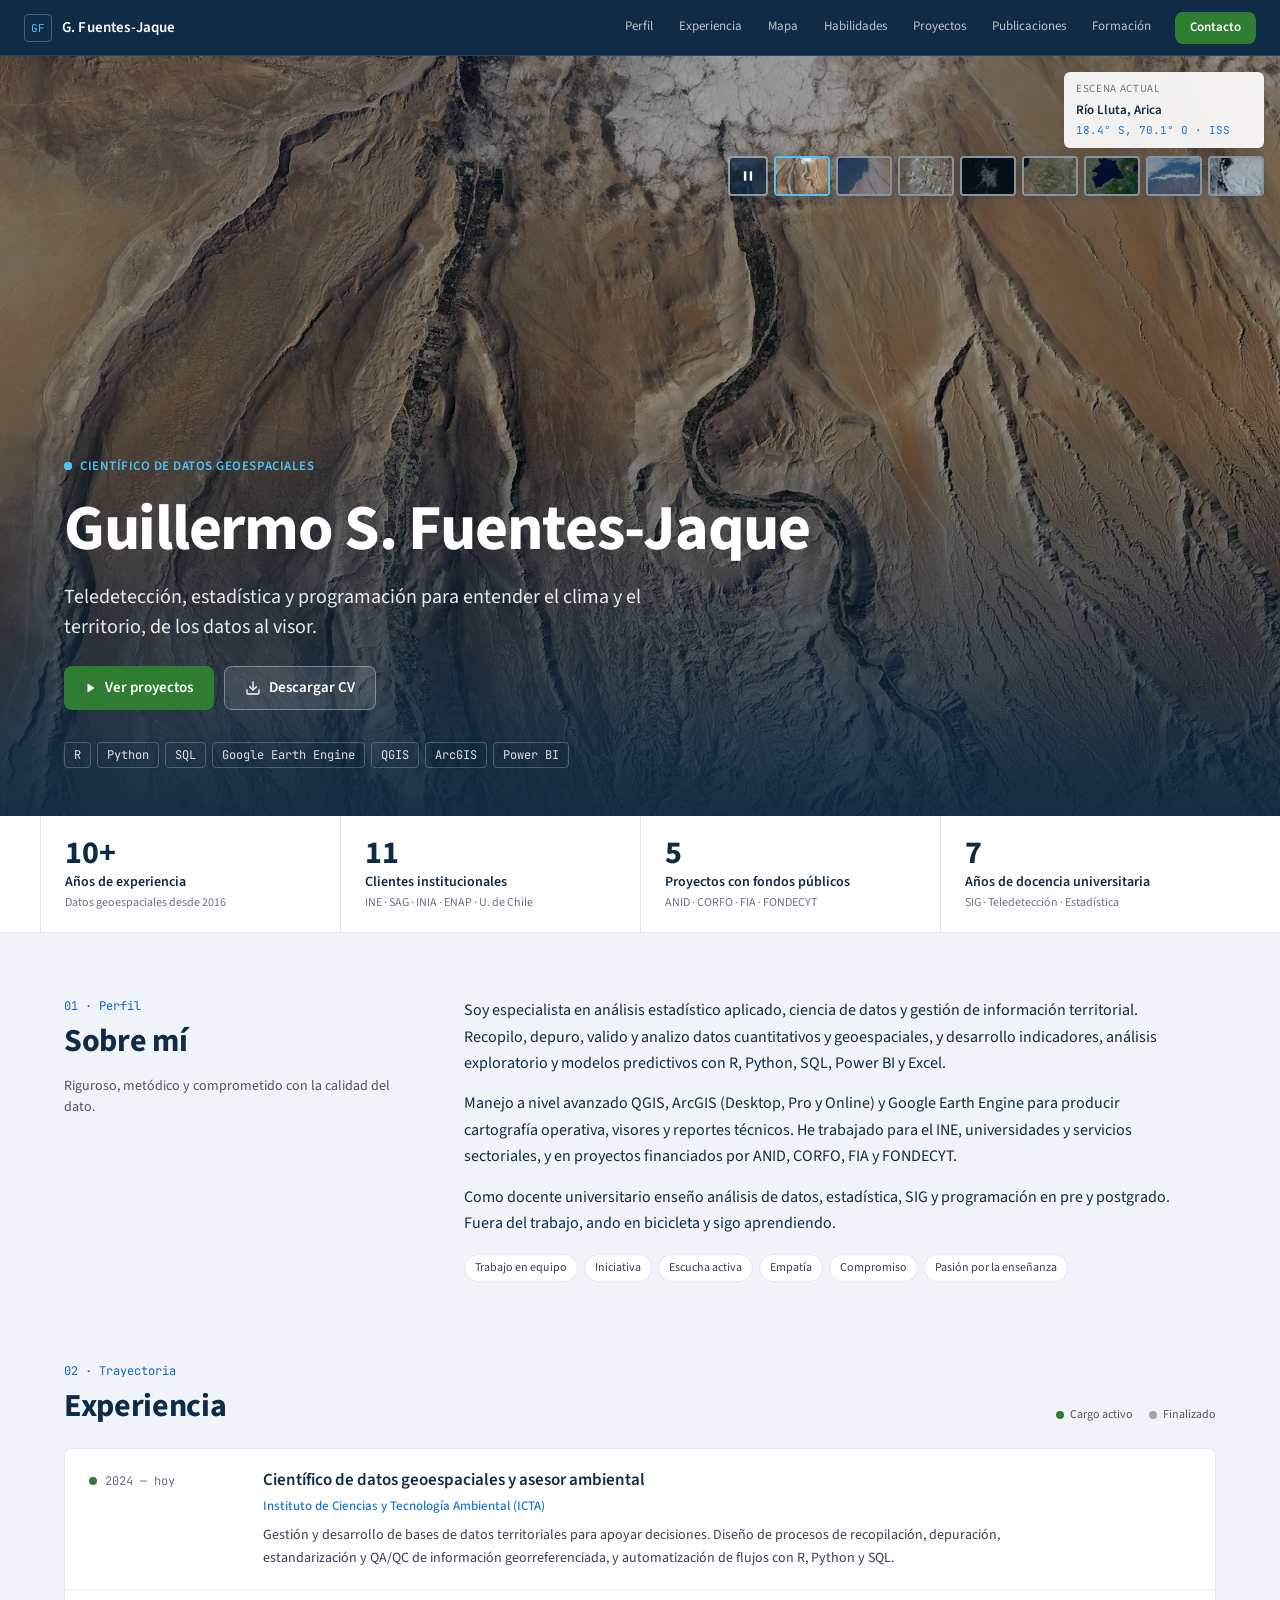
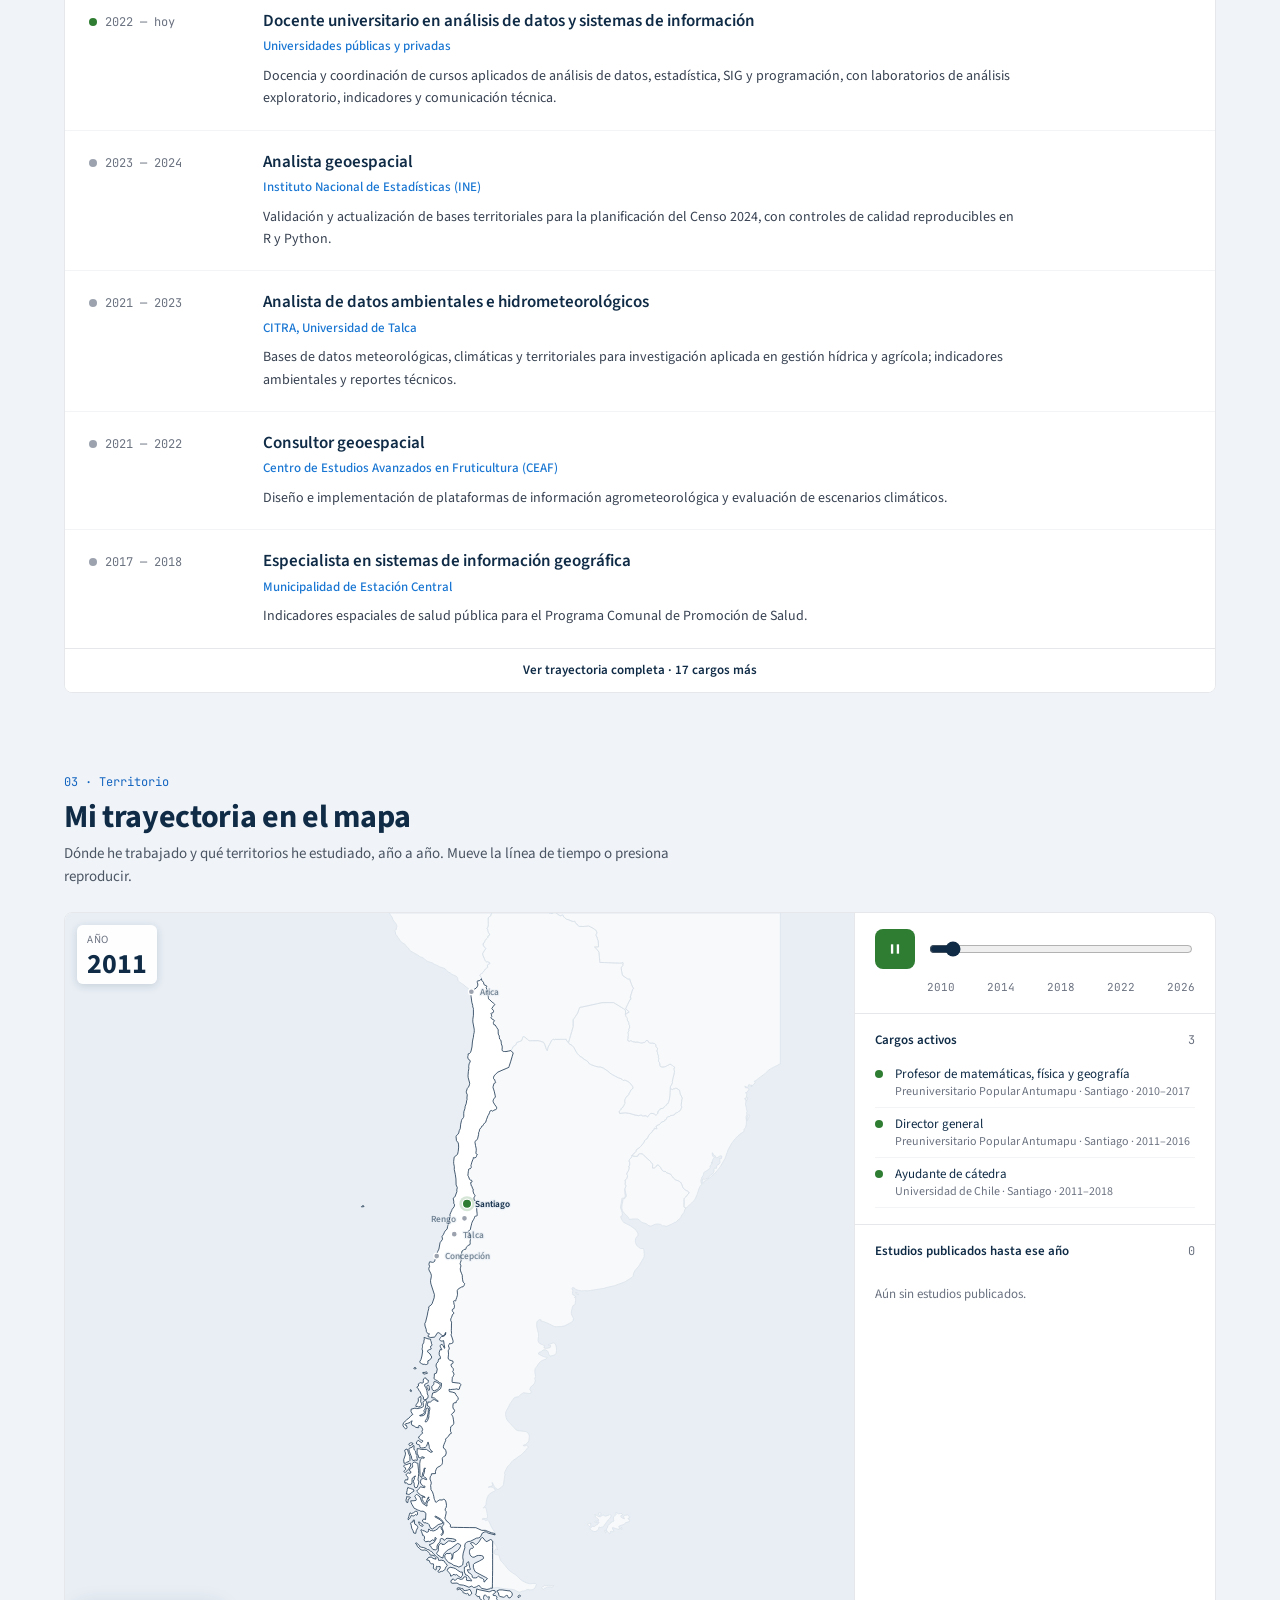
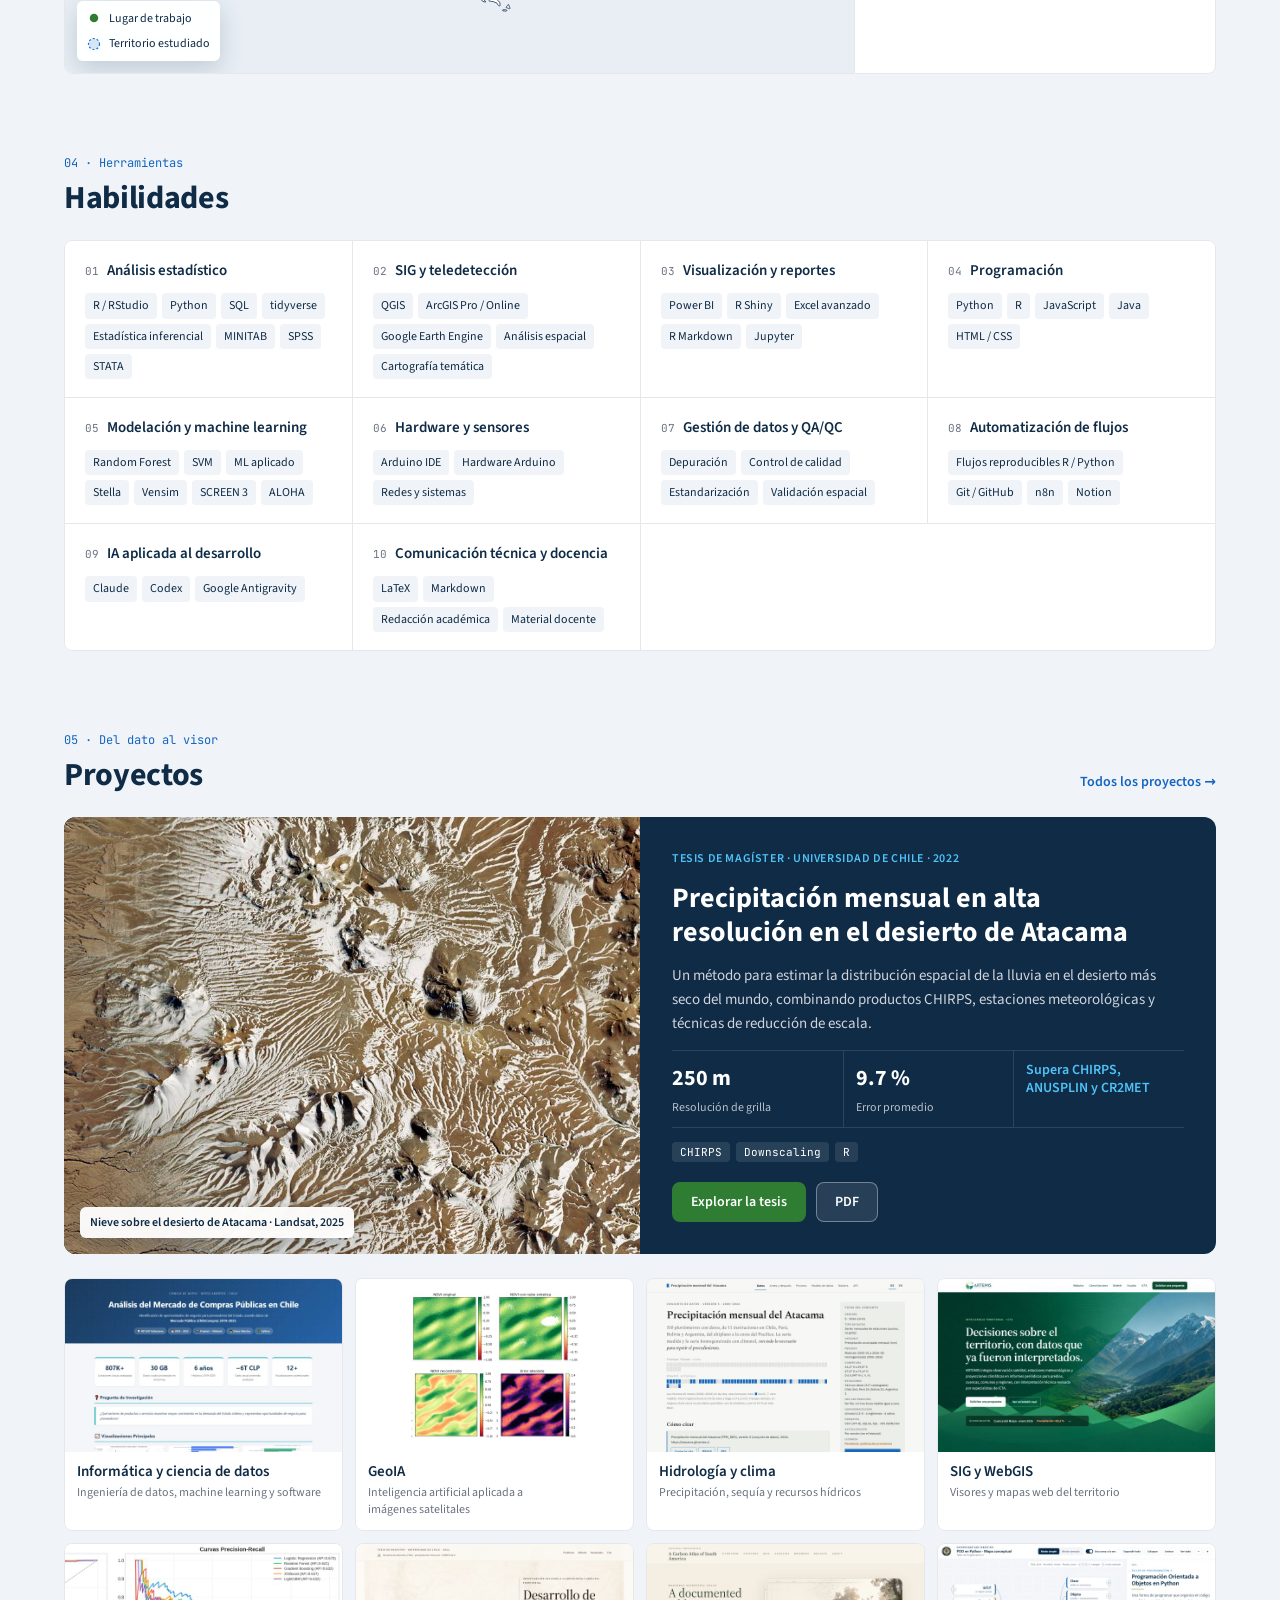
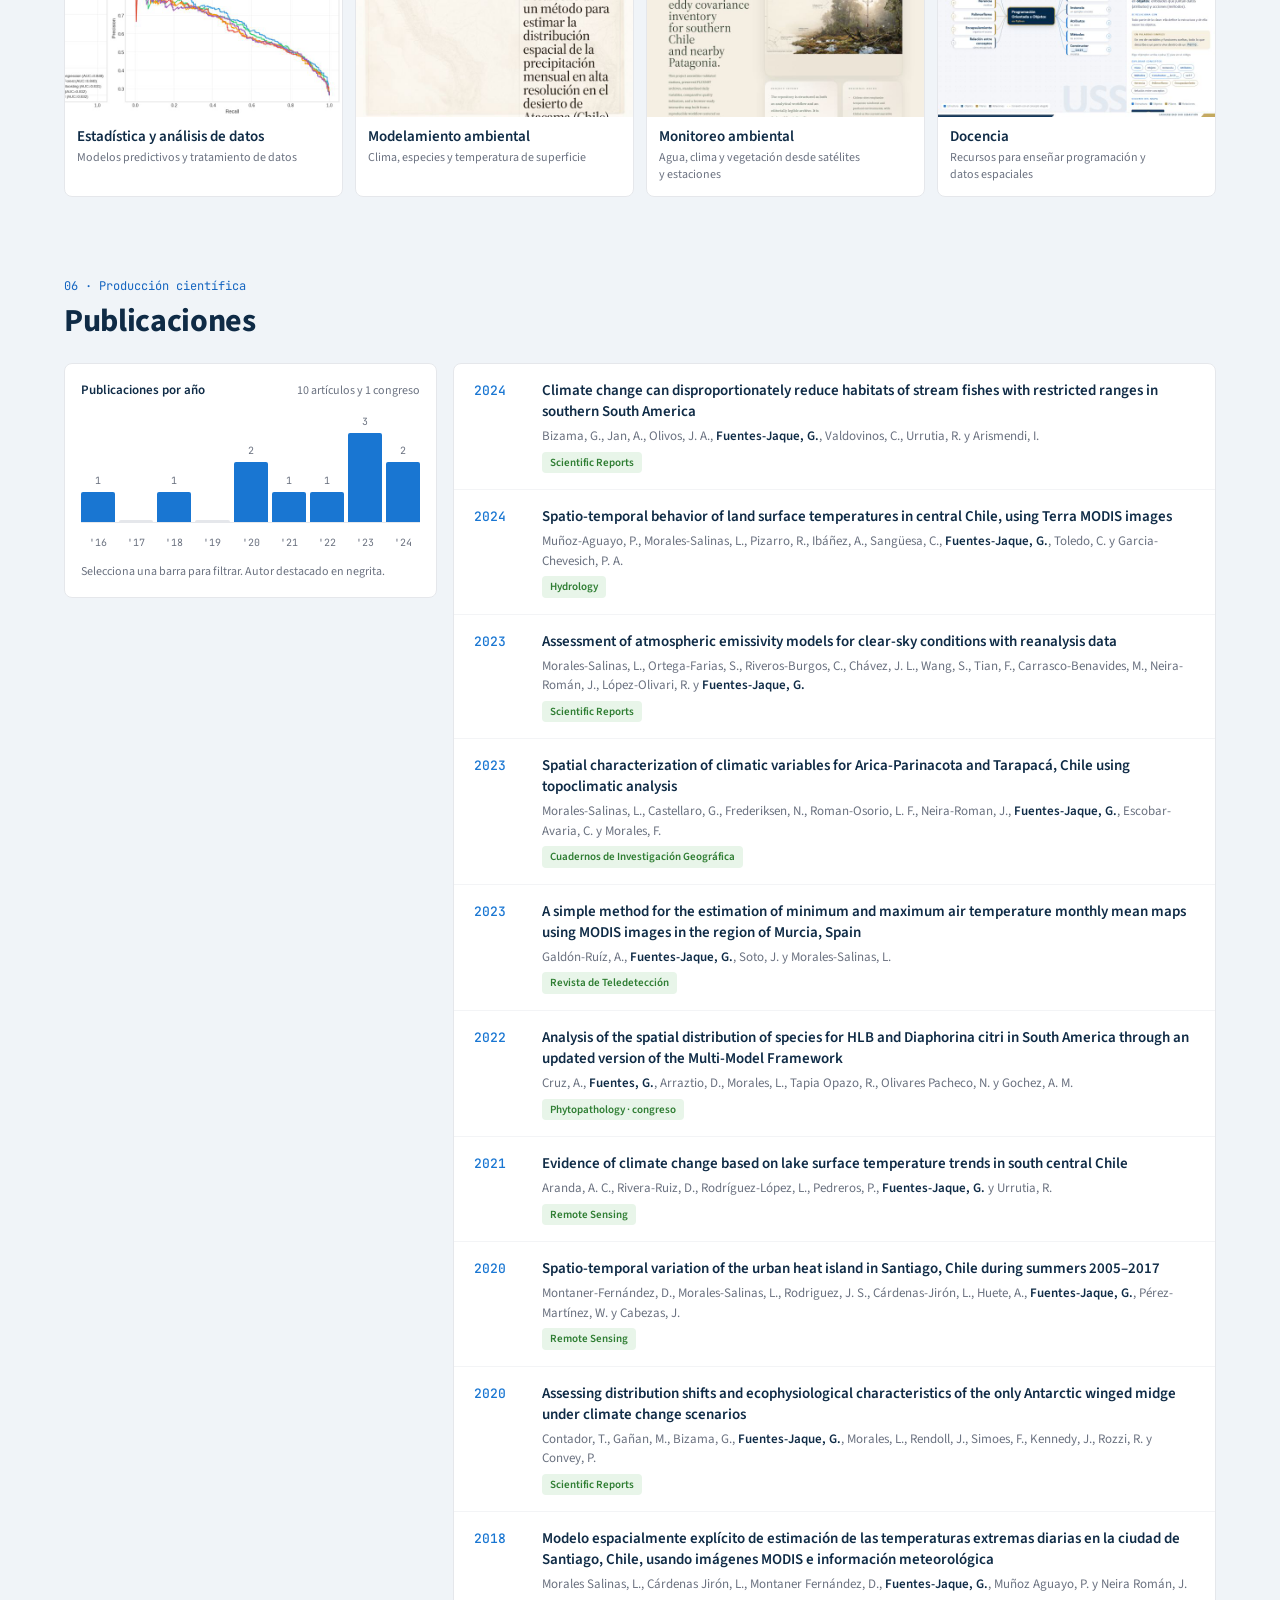
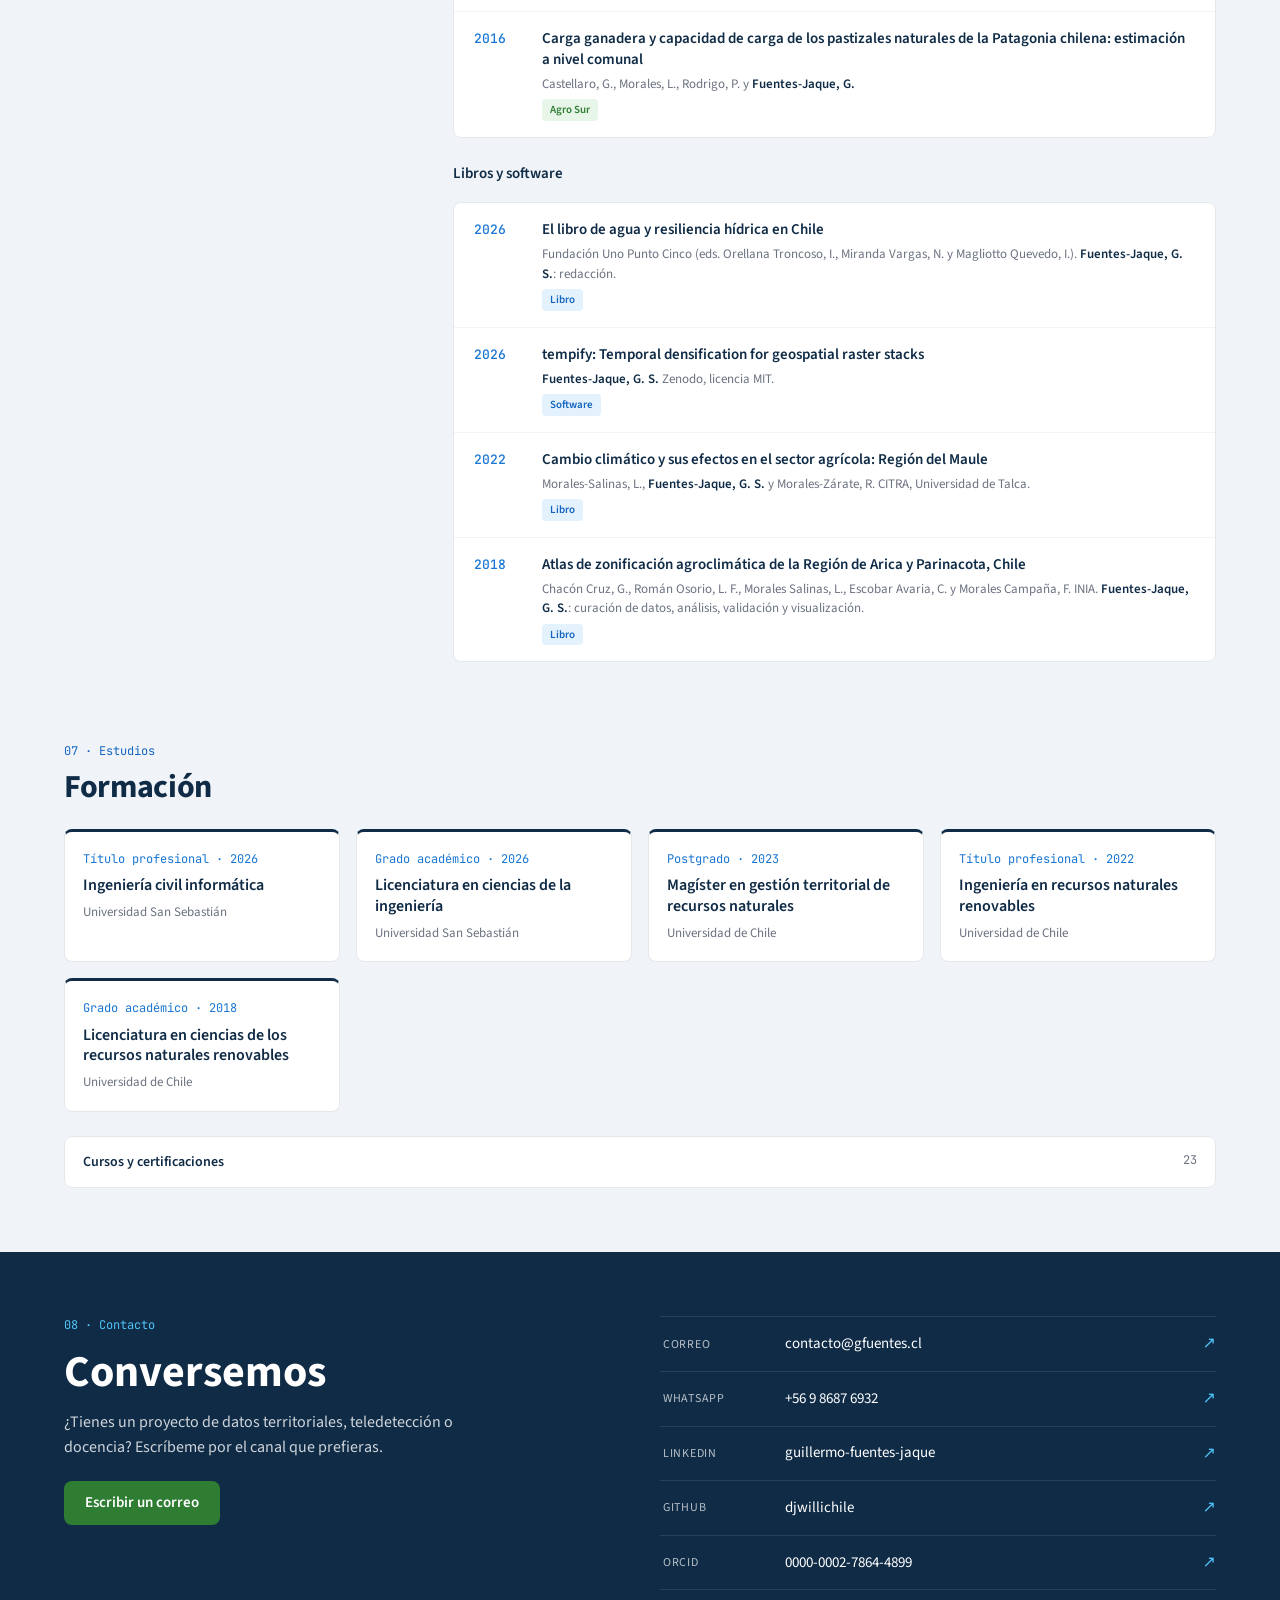
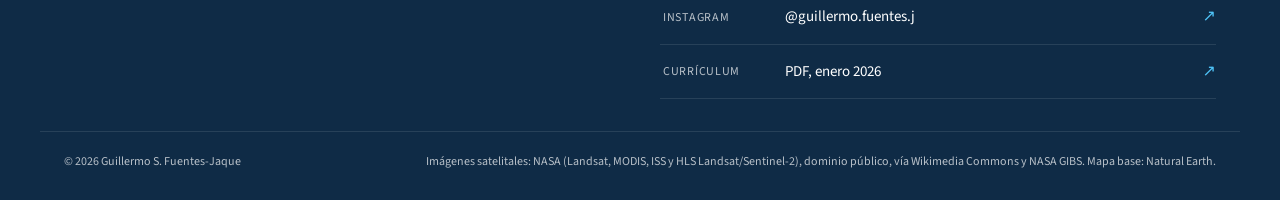
<file: index.html>
<!DOCTYPE html>
<html lang="es">
<head>
  <meta charset="UTF-8">
  <meta name="viewport" content="width=device-width, initial-scale=1, viewport-fit=cover">
  <title>Guillermo S. Fuentes-Jaque | Científico de datos geoespaciales</title>
  <meta name="description" content="Guillermo S. Fuentes-Jaque, científico de datos geoespaciales con más de 10 años en teledetección, estadística aplicada y programación. Experiencia, habilidades, proyectos, publicaciones y tesis sobre precipitación en el desierto de Atacama.">
  <!-- Versión paralela: no indexar hasta reemplazar gfuentes.cl. Al lanzar, borrar esta línea. -->
  <link rel="canonical" href="https://gfuentes.cl/">

  <meta property="og:type" content="profile">
  <meta property="og:locale" content="es_CL">
  <meta property="og:site_name" content="Guillermo S. Fuentes-Jaque">
  <meta property="og:title" content="Guillermo S. Fuentes-Jaque | Científico de datos geoespaciales">
  <meta property="og:description" content="Teledetección, estadística y programación para entender el clima y el territorio, de los datos al visor.">
  <meta property="og:url" content="https://gfuentes.cl/">
  <meta property="og:image" content="https://gfuentes.cl/og.png">
  <meta property="og:image:width" content="1200">
  <meta property="og:image:height" content="630">
  <meta property="og:image:alt" content="Guillermo S. Fuentes-Jaque, científico de datos geoespaciales">
  <meta name="twitter:card" content="summary_large_image">

  <meta name="theme-color" content="#0f2b46">
  <link rel="icon" href="ICO/favicon.ico" sizes="any">
  <link rel="icon" type="image/png" sizes="32x32" href="ICO/favicon-32x32.png">
  <link rel="apple-touch-icon" href="ICO/apple-icon-180x180.png">
  <link rel="manifest" href="site.webmanifest">
  <link rel="preload" href="assets/fonts/source-sans-3.woff2" as="font" type="font/woff2" crossorigin>
  <link rel="stylesheet" href="styles.css">
  <script>document.documentElement.classList.add('js')</script>

  <script type="application/ld+json">
  {
    "@context": "https://schema.org",
    "@type": "Person",
    "name": "Guillermo S. Fuentes-Jaque",
    "url": "https://gfuentes.cl/",
    "image": "https://gfuentes.cl/og.png",
    "jobTitle": "Científico de Datos Geoespaciales",
    "worksFor": { "@type": "Organization", "name": "Instituto de Ciencias y Tecnología Ambiental (ICTA)" },
    "alumniOf": [
      { "@type": "CollegeOrUniversity", "name": "Universidad de Chile" },
      { "@type": "CollegeOrUniversity", "name": "Universidad San Sebastián" }
    ],
    "address": { "@type": "PostalAddress", "addressLocality": "Santiago", "addressCountry": "CL" },
    "email": "mailto:contacto@gfuentes.cl",
    "knowsAbout": ["Geomática", "Teledetección", "Sistemas de Información Geográfica", "Ciencia de datos", "Estadística aplicada", "Google Earth Engine", "Climatología", "R", "Python", "SQL"],
    "sameAs": [
      "https://orcid.org/0000-0002-7864-4899",
      "https://www.linkedin.com/in/guillermo-fuentes-jaque",
      "https://github.com/djwillichile"
    ]
  }
  </script>
  <script type="application/ld+json">
  {
    "@context": "https://schema.org",
    "@type": "Thesis",
    "name": "Desarrollo de un método para estimar la distribución espacial de la precipitación mensual en alta resolución en el desierto de Atacama (Chile) a partir de productos CHIRPS",
    "author": { "@type": "Person", "name": "Guillermo S. Fuentes-Jaque" },
    "datePublished": "2022",
    "inSupportOf": "Magíster en Gestión Territorial de Recursos Naturales",
    "sourceOrganization": { "@type": "CollegeOrUniversity", "name": "Universidad de Chile" },
    "url": "https://repositorio.uchile.cl/handle/2250/200362"
  }
  </script>
</head>
<body>
  <canvas class="net" aria-hidden="true"></canvas>
  <a class="skip" href="#perfil">Saltar al contenido</a>

  <header class="topbar">
    <a class="brand" href="#inicio">
      <span class="brand__mark" aria-hidden="true">GF</span>
      <span class="brand__name">G. Fuentes-Jaque</span>
    </a>
    <nav class="topnav" aria-label="Secciones">
      <a href="#perfil">Perfil</a>
      <a href="#experiencia">Experiencia</a>
      <a href="#mapa">Mapa</a>
      <a href="#habilidades">Habilidades</a>
      <a href="#proyectos">Proyectos</a>
      <a href="#publicaciones">Publicaciones</a>
      <a href="#formacion">Formación</a>
      <a class="btn btn--green btn--sm" href="#contacto">Contacto</a>
    </nav>
    <button class="menu-btn" type="button" aria-label="Abrir menú" aria-expanded="false" aria-controls="drawer">
      <svg class="i-open" width="22" height="22" viewBox="0 0 24 24" fill="none" stroke="currentColor" stroke-width="2" stroke-linecap="round" aria-hidden="true"><line x1="4" y1="6" x2="20" y2="6"/><line x1="4" y1="12" x2="20" y2="12"/><line x1="4" y1="18" x2="20" y2="18"/></svg>
      <svg class="i-close" width="22" height="22" viewBox="0 0 24 24" fill="none" stroke="currentColor" stroke-width="2" stroke-linecap="round" aria-hidden="true"><line x1="6" y1="6" x2="18" y2="18"/><line x1="18" y1="6" x2="6" y2="18"/></svg>
    </button>
  </header>
  <div class="drawer" id="drawer" hidden>
    <div class="drawer__scrim" data-close></div>
    <nav class="drawer__nav" aria-label="Menú">
      <a href="#perfil" data-close>Perfil</a>
      <a href="#experiencia" data-close>Experiencia</a>
      <a href="#mapa" data-close>Mapa</a>
      <a href="#habilidades" data-close>Habilidades</a>
      <a href="#proyectos" data-close>Proyectos</a>
      <a href="#publicaciones" data-close>Publicaciones</a>
      <a href="#formacion" data-close>Formación</a>
      <div class="drawer__actions">
        <a class="btn btn--green" href="#contacto" data-close>Contacto</a>
        <a class="btn btn--ghost" href="docs/CV_GSFJ_rev_2026-01-08_ESP.pdf" download>Descargar CV</a>
      </div>
    </nav>
  </div>

  <section class="hero" id="inicio" aria-labelledby="hero-t">
    <div class="hero__media">
      <img class="hero__img is-active" data-scene="lluta" src="assets/img/lluta.jpg" srcset="assets/img/lluta-960.jpg 960w, assets/img/lluta.jpg 1600w" sizes="100vw" width="1600" height="1001" alt="Quebradas del río Lluta desde la Estación Espacial Internacional" fetchpriority="high">
      <img class="hero__img" data-scene="arica" data-src="assets/img/arica.jpg" width="1100" height="723" alt="Arica y el valle de Azapa desde la Estación Espacial Internacional, 2006">
      <img class="hero__img" data-scene="atacama" data-src="assets/img/atacama-nieve.jpg" width="1000" height="667" alt="Nieve sobre el desierto de Atacama, Landsat 2025">
      <img class="hero__img" data-scene="santiago" data-src="assets/img/santiago-noche.jpg" width="1100" height="733" alt="Santiago de noche desde la Estación Espacial Internacional">
      <img class="hero__img" data-scene="cantillana" data-src="assets/img/cantillana.jpg" data-srcset="assets/img/cantillana-960.jpg 960w, assets/img/cantillana.jpg 1600w" sizes="100vw" width="1600" height="1029" alt="Santiago sur desde el satélite Sentinel-2 en enero de 2026: la precordillera de los Andes, los Altos de Cantillana, la Laguna de Aculeo, el lago Rapel y la costa del Pacífico">
      <img class="hero__img" data-scene="llanquihue" data-src="assets/img/llanquihue.jpg" data-srcset="assets/img/llanquihue-960.jpg 960w, assets/img/llanquihue.jpg 1600w" sizes="100vw" width="1600" height="1051" alt="El lago Llanquihue con Puerto Varas en su orilla sur y los volcanes Osorno y Calbuco, en un compuesto de imágenes Landsat y Sentinel-2 de los veranos 2024 a 2026">
      <img class="hero__img" data-scene="campo" data-src="assets/img/campo-de-hielo.jpg" width="1100" height="732" alt="Campo de Hielo Patagónico Sur">
      <img class="hero__img" data-scene="antartica" data-src="assets/img/antartica.jpg" width="1400" height="1019" alt="Península Antártica y mar de Weddell, imagen MODIS de 2026">
      <div class="hero__shade" aria-hidden="true"></div>
    </div>

    <div class="hero__scenes">
      <div class="scene-card" aria-live="polite">
        <span class="scene-card__k">Escena actual</span>
        <span class="scene-card__place">Río Lluta, Arica</span>
        <span class="scene-card__meta mono">18.4° S, 70.1° O · ISS</span>
      </div>
      <div class="scene-row">
      <button class="scene-toggle" type="button" aria-label="Pausar el cambio automático de escena" aria-pressed="false">
        <svg class="i-pause" width="14" height="14" viewBox="0 0 24 24" fill="currentColor" aria-hidden="true"><rect x="5" y="4" width="4" height="16"/><rect x="15" y="4" width="4" height="16"/></svg>
        <svg class="i-play" width="14" height="14" viewBox="0 0 24 24" fill="currentColor" aria-hidden="true"><polygon points="6,4 20,12 6,20"/></svg>
      </button>
      <div class="thumbs" role="group" aria-label="Elegir escena">
        <button type="button" class="thumb is-active" data-scene="lluta" data-place="Río Lluta, Arica" data-meta="18.4° S, 70.1° O · ISS" aria-label="Río Lluta, Arica" aria-pressed="true"><img src="assets/img/lluta-thumb.jpg" width="112" height="80" alt=""></button>
        <button type="button" class="thumb" data-scene="arica" data-place="Arica y valle de Azapa" data-meta="18.5° S, 70.3° O · ISS" aria-label="Arica y valle de Azapa" aria-pressed="false"><img src="assets/img/arica-thumb.jpg" width="112" height="80" alt=""></button>
        <button type="button" class="thumb" data-scene="atacama" data-place="Desierto de Atacama" data-meta="23.5° S, 68.2° O · Landsat" aria-label="Desierto de Atacama" aria-pressed="false"><img src="assets/img/atacama-nieve-thumb.jpg" width="112" height="80" alt=""></button>
        <button type="button" class="thumb" data-scene="santiago" data-place="Santiago de noche" data-meta="33.4° S, 70.6° O · ISS" aria-label="Santiago de noche" aria-pressed="false"><img src="assets/img/santiago-noche-thumb.jpg" width="112" height="80" alt=""></button>
        <button type="button" class="thumb" data-scene="cantillana" data-place="Santiago sur y Altos de Cantillana" data-meta="33.9° S, 71.1° O · Sentinel-2" aria-label="Santiago sur y Altos de Cantillana" aria-pressed="false"><img src="assets/img/cantillana-thumb.jpg" width="112" height="80" alt=""></button>
        <button type="button" class="thumb" data-scene="llanquihue" data-place="Lago Llanquihue, Osorno y Calbuco" data-meta="41.2° S, 72.7° O · Landsat y Sentinel-2" aria-label="Lago Llanquihue, Osorno y Calbuco" aria-pressed="false"><img src="assets/img/llanquihue-thumb.jpg" width="112" height="80" alt=""></button>
        <button type="button" class="thumb" data-scene="campo" data-place="Campo de Hielo Sur" data-meta="49.5° S, 73.3° O · ISS" aria-label="Campo de Hielo Sur" aria-pressed="false"><img src="assets/img/campo-de-hielo-thumb.jpg" width="112" height="80" alt=""></button>
        <button type="button" class="thumb" data-scene="antartica" data-place="Península Antártica" data-meta="64.0° S, 60.0° O · MODIS" aria-label="Península Antártica" aria-pressed="false"><img src="assets/img/antartica-thumb.jpg" width="112" height="80" alt=""></button>
      </div>
      </div>
    </div>

    <div class="hero__content container">
      <p class="hero__role" data-in><span class="pulse" aria-hidden="true"></span>Científico de datos geoespaciales</p>
      <h1 id="hero-t" class="hero__name" data-in>Guillermo S. Fuentes-Jaque</h1>
      <p class="hero__lead" data-in>Teledetección, estadística y programación para entender el clima y el territorio, de los datos al visor.</p>
      <div class="hero__actions" data-in>
        <a class="btn btn--green btn--lg" href="#proyectos"><svg width="12" height="12" viewBox="0 0 24 24" fill="currentColor" aria-hidden="true"><polygon points="5,3 19,12 5,21"/></svg>Ver proyectos</a>
        <a class="btn btn--glass btn--lg" href="docs/CV_GSFJ_rev_2026-01-08_ESP.pdf" download><svg width="16" height="16" viewBox="0 0 24 24" fill="none" stroke="currentColor" stroke-width="2" stroke-linecap="round" stroke-linejoin="round" aria-hidden="true"><path d="M21 15v4a2 2 0 0 1-2 2H5a2 2 0 0 1-2-2v-4"/><polyline points="7 10 12 15 17 10"/><line x1="12" y1="15" x2="12" y2="3"/></svg>Descargar CV</a>
      </div>
      <ul class="stack" aria-label="Herramientas principales" data-in>
        <li>R</li><li>Python</li><li>SQL</li><li>Google Earth Engine</li><li>QGIS</li><li>ArcGIS</li><li>Power BI</li>
      </ul>
    </div>
  </section>

  <section class="metrics" aria-label="Datos clave">
    <dl class="container metrics__grid">
      <div><dt>Años de experiencia</dt><dd class="metrics__n"><span data-count="10">10</span>+</dd><dd class="metrics__note">Datos geoespaciales desde&nbsp;2016</dd></div>
      <div><dt>Clientes institucionales</dt><dd class="metrics__n"><span data-count="11">11</span></dd><dd class="metrics__note">INE · SAG · INIA · ENAP · U.&nbsp;de&nbsp;Chile</dd></div>
      <div><dt>Proyectos con fondos públicos</dt><dd class="metrics__n"><span data-count="5">5</span></dd><dd class="metrics__note">ANID · CORFO · FIA · FONDECYT</dd></div>
      <div><dt>Años de docencia universitaria</dt><dd class="metrics__n"><span data-count="7">7</span></dd><dd class="metrics__note">SIG · Teledetección · Estadística</dd></div>
    </dl>
  </section>

  <main class="container">

    <section class="section perfil" id="perfil" aria-labelledby="perfil-t">
      <div class="sec-head" data-reveal>
        <span class="eyebrow mono">01 · Perfil</span>
        <h2 id="perfil-t">Sobre mí</h2>
        <p class="sec-sub">Riguroso, metódico y comprometido con la calidad del dato.</p>
      </div>
      <div class="perfil__text" data-reveal>
        <p>Soy especialista en análisis estadístico aplicado, ciencia de datos y gestión de información territorial. Recopilo, depuro, valido y analizo datos cuantitativos y geoespaciales, y desarrollo indicadores, análisis exploratorio y modelos predictivos con R, Python, SQL, Power BI y Excel.</p>
        <p>Manejo a nivel avanzado QGIS, ArcGIS (Desktop, Pro y Online) y Google Earth Engine para producir cartografía operativa, visores y reportes técnicos. He trabajado para el INE, universidades y servicios sectoriales, y en proyectos financiados por ANID, CORFO, FIA y FONDECYT.</p>
        <p>Como docente universitario enseño análisis de datos, estadística, SIG y programación en pre y postgrado. Fuera del trabajo, ando en bicicleta y sigo aprendiendo.</p>
        <ul class="soft" aria-label="Habilidades blandas">
          <li>Trabajo en equipo</li><li>Iniciativa</li><li>Escucha activa</li><li>Empatía</li><li>Compromiso</li><li>Pasión por la enseñanza</li>
        </ul>
      </div>
    </section>

    <section class="section" id="experiencia" aria-labelledby="exp-t">
      <div class="sec-row" data-reveal>
        <div class="sec-head">
          <span class="eyebrow mono">02 · Trayectoria</span>
          <h2 id="exp-t">Experiencia</h2>
        </div>
        <div class="legend">
          <span><i class="dot dot--on" aria-hidden="true"></i>Cargo activo</span>
          <span><i class="dot dot--off" aria-hidden="true"></i>Finalizado</span>
        </div>
      </div>
      <div class="panel exp">
        <article class="exp__row" data-reveal>
          <div class="exp__when"><i class="dot dot--on" aria-hidden="true"></i><span class="mono">2024 — hoy</span></div>
          <div class="exp__body">
            <h3>Científico de datos geoespaciales y asesor ambiental</h3>
            <span class="exp__org">Instituto de Ciencias y Tecnología Ambiental (ICTA)</span>
            <p>Gestión y desarrollo de bases de datos territoriales para apoyar decisiones. Diseño de procesos de recopilación, depuración, estandarización y QA/QC de información georreferenciada, y automatización de flujos con R, Python y SQL.</p>
          </div>
        </article>
        <article class="exp__row" data-reveal>
          <div class="exp__when"><i class="dot dot--on" aria-hidden="true"></i><span class="mono">2022 — hoy</span></div>
          <div class="exp__body">
            <h3>Docente universitario en análisis de datos y sistemas de información</h3>
            <span class="exp__org">Universidades públicas y privadas</span>
            <p>Docencia y coordinación de cursos aplicados de análisis de datos, estadística, SIG y programación, con laboratorios de análisis exploratorio, indicadores y comunicación técnica.</p>
          </div>
        </article>
        <article class="exp__row" data-reveal>
          <div class="exp__when"><i class="dot dot--off" aria-hidden="true"></i><span class="mono">2023 — 2024</span></div>
          <div class="exp__body">
            <h3>Analista geoespacial</h3>
            <span class="exp__org">Instituto Nacional de Estadísticas (INE)</span>
            <p>Validación y actualización de bases territoriales para la planificación del Censo 2024, con controles de calidad reproducibles en R y Python.</p>
          </div>
        </article>
        <article class="exp__row" data-reveal>
          <div class="exp__when"><i class="dot dot--off" aria-hidden="true"></i><span class="mono">2021 — 2023</span></div>
          <div class="exp__body">
            <h3>Analista de datos ambientales e hidrometeorológicos</h3>
            <span class="exp__org">CITRA, Universidad de Talca</span>
            <p>Bases de datos meteorológicas, climáticas y territoriales para investigación aplicada en gestión hídrica y agrícola; indicadores ambientales y reportes técnicos.</p>
          </div>
        </article>
        <article class="exp__row" data-reveal>
          <div class="exp__when"><i class="dot dot--off" aria-hidden="true"></i><span class="mono">2021 — 2022</span></div>
          <div class="exp__body">
            <h3>Consultor geoespacial</h3>
            <span class="exp__org">Centro de Estudios Avanzados en Fruticultura (CEAF)</span>
            <p>Diseño e implementación de plataformas de información agrometeorológica y evaluación de escenarios climáticos.</p>
          </div>
        </article>
        <article class="exp__row" data-reveal>
          <div class="exp__when"><i class="dot dot--off" aria-hidden="true"></i><span class="mono">2017 — 2018</span></div>
          <div class="exp__body">
            <h3>Especialista en sistemas de información geográfica</h3>
            <span class="exp__org">Municipalidad de Estación Central</span>
            <p>Indicadores espaciales de salud pública para el Programa Comunal de Promoción de Salud.</p>
          </div>
        </article>
        <div class="exp__more" id="exp-more">
          <div class="more-row"><span class="mono">2022 — 2023</span><span><strong>Investigador</strong> · Universidad de Talca. <span class="muted">ANID FSEQ210004: plataforma meteorológica y satelital para gestión hídrica agrícola bajo sequía.</span></span></div>
          <div class="more-row"><span class="mono">2022 — 2023</span><span><strong>Profesor de cátedra</strong> · Universidad de Chile. <span class="muted">Estadística aplicada a los RNR II, Física, Física ambiental y Taller de percepción remota.</span></span></div>
          <div class="more-row"><span class="mono">2022 — 2023</span><span><strong>Profesor de cátedra</strong> · Universidad Mayor. <span class="muted">Eficiencia energética y tecnologías de energías renovables.</span></span></div>
          <div class="more-row"><span class="mono">2019 — 2023</span><span><strong>Profesor instructor</strong> · Universidad de Chile. <span class="muted">Fundamentos de SIG, Teledetección, Teoría de sistemas, Física II, Física ambiental y Percepción remota.</span></span></div>
          <div class="more-row"><span class="mono">2019 — 2021</span><span><strong>Investigador</strong> · Servicio Agrícola y Ganadero. <span class="muted">Distribución espacial de tres enfermedades exóticas animales (SAG/LARES-UChile).</span></span></div>
          <div class="more-row"><span class="mono">2019 — 2021</span><span><strong>Investigador</strong> · Universidad de Chile. <span class="muted">CORFO 16PTECFS66647-5: sanidad y uso eficiente de recursos en nogal.</span></span></div>
          <div class="more-row"><span class="mono">2019 — 2021</span><span><strong>Investigador</strong> · Universidad de Chile. <span class="muted">Nicho ecológico de diez plagas cuarentenarias priorizadas por el SAG.</span></span></div>
          <div class="more-row"><span class="mono">2018 — 2019</span><span><strong>Asistente de investigación</strong> · Universidad de Talca. <span class="muted">FIA PYT-2017-0877: mapa diario de evapotranspiración de referencia para riego.</span></span></div>
          <div class="more-row"><span class="mono">2018 — 2019</span><span><strong>Personal técnico</strong> · Universidad de Concepción. <span class="muted">FONDECYT 1181374: integridad ecológica y servicios ecosistémicos en paisajes agroforestales.</span></span></div>
          <div class="more-row"><span class="mono">2017 — 2018</span><span><strong>Apoyo técnico</strong> · ENAP. <span class="muted">Microred de vigilancia ciudadana de la calidad del aire.</span></span></div>
          <div class="more-row"><span class="mono">2016 — 2019</span><span><strong>Asistente de investigación</strong> · Universidad de Chile. <span class="muted">FONDECYT 1161809: microclima urbano y confort térmico en Santiago.</span></span></div>
          <div class="more-row"><span class="mono">2016 — 2017</span><span><strong>Profesional de apoyo</strong> · INIA. <span class="muted">Zonificación agrometeorológica para cultivos y riego en Arica y Parinacota.</span></span></div>
          <div class="more-row"><span class="mono">2015 — 2016</span><span><strong>Analista de datos</strong> · Compañía Chilena de Tabaco. <span class="muted">Zonificación del cultivo en la zona central.</span></span></div>
          <div class="more-row"><span class="mono">2011 — 2018</span><span><strong>Ayudante de cátedra</strong> · Universidad de Chile. <span class="muted">SIG, Percepción remota, Física, Teoría de sistemas, Estadística y Programación.</span></span></div>
          <div class="more-row"><span class="mono">2011 — 2016</span><span><strong>Director general</strong> · Preuniversitario Popular Antumapu.</span></div>
          <div class="more-row"><span class="mono">2010 — 2017</span><span><strong>Profesor de matemáticas, física y geografía</strong> · Preuniversitario Popular Antumapu.</span></div>
          <div class="more-row"><span class="mono">2006 — 2015</span><span><strong>Mantenimiento y configuración de sistemas y redes</strong> · Independiente.</span></div>
        </div>
        <button class="exp__toggle" type="button" aria-expanded="false" aria-controls="exp-more">Ver trayectoria completa · 17 cargos más</button>
      </div>
    </section>

    <section class="section" id="mapa" aria-labelledby="mapa-t">
      <div class="sec-head" data-reveal>
        <span class="eyebrow mono">03 · Territorio</span>
        <h2 id="mapa-t">Mi trayectoria en el mapa</h2>
        <p class="sec-sub">Dónde he trabajado y qué territorios he estudiado, año a año. Mueve la línea de tiempo o presiona reproducir.</p>
      </div>
      <div class="tmap panel" data-reveal>
        <div class="tmap__map">
          <div class="tmap__stick">
          <div class="tmap__badge"><small>Año</small><b class="tmap__year">2026</b></div>
          <svg class="tmap__svg" viewBox="0 0 760 900" preserveAspectRatio="xMidYMid meet" role="img" aria-labelledby="tmap-title">
<title id="tmap-title">Mapa de Chile con los lugares donde he trabajado y los territorios que he estudiado</title>
<path class="tmap__land" d="M648.2,349.5L647.5,350.1L646.7,351.4L645.8,354.5L642.7,358.6L642.0,361.0L638.7,363.5L636.3,366.3L634.7,366.3L633.3,367.5L625.3,371.1L622.4,370.4L620.3,370.4L618.3,368.8L613.7,368.2L610.9,368.9L607.0,370.7L605.9,370.6L605.1,370.5L603.0,369.8L601.8,368.2L596.0,366.4L591.2,362.3L585.6,362.3L581.4,362.8L580.7,362.2L580.3,361.2L579.4,359.7L575.7,356.1L572.8,352.5L572.2,349.1L572.6,345.3L573.5,340.8L573.4,339.4L574.4,338.6L575.5,338.4L576.5,337.3L577.4,335.6L577.6,334.2L576.9,331.8L576.3,328.4L575.8,326.7L576.9,324.0L577.0,322.7L576.3,321.6L576.1,320.4L576.4,319.2L576.4,318.1L576.0,317.0L576.3,316.1L577.4,315.4L578.2,314.3L578.7,312.8L579.0,311.6L579.0,310.8L578.7,310.1L578.0,309.4L578.3,308.0L579.6,306.0L580.4,304.2L580.8,302.6L580.8,301.3L580.3,300.3L580.5,299.6L581.3,299.3L581.6,298.3L581.5,295.7L580.7,293.6L581.3,291.9L583.1,290.0L584.1,288.4L584.1,287.2L584.7,286.6L585.5,287.9L588.1,288.2L590.6,288.2L591.0,287.9L592.0,285.8L593.3,285.2L594.8,285.1L596.3,285.2L598.0,286.6L602.7,291.1L606.2,294.2L607.2,295.7L608.2,296.8L608.8,297.9L608.5,300.6L608.6,301.8L608.7,302.1L609.5,302.1L610.7,302.0L611.7,301.4L612.5,300.5L613.2,299.8L613.8,299.4L614.0,298.8L614.4,298.3L614.7,298.1L615.4,298.6L617.1,300.1L618.3,301.5L618.6,302.4L619.1,303.2L619.6,304.0L620.0,304.7L621.2,305.7L622.5,306.2L623.3,305.6L625.4,307.6L630.0,309.3L630.8,310.3L631.7,311.7L633.3,313.8L635.5,315.8L637.3,316.6L639.1,317.1L640.0,317.5L640.7,318.2L641.8,319.1L642.4,319.3L642.6,320.1L643.3,321.6L644.0,323.6L644.8,325.5L646.5,327.3L648.4,328.6L650.3,329.4L651.5,330.4L652.0,331.4L650.6,332.9L649.2,334.8L647.9,336.3L646.6,337.4L646.1,338.1L645.9,339.2L645.9,345.1L645.8,347.3L645.9,347.9L646.0,348.3L646.9,348.9L647.9,349.4ZM566.0,710.1L568.3,711.5L571.2,711.0L572.4,711.4L573.1,712.5L572.7,713.6L571.8,713.5L571.0,713.8L571.1,715.2L571.7,715.8L574.7,717.4L575.3,717.5L575.2,716.9L574.7,715.8L574.4,714.6L574.9,713.6L575.7,713.3L579.1,712.8L580,713.3L581.7,716.1L580.1,716.4L579.4,717.6L580.8,718.1L581.9,718.9L581.3,720.1L581.2,720.7L578.7,721.5L576.5,722.0L575.5,723.4L573.7,724.4L568.6,726.2L569.1,727.6L569.2,728.3L569.0,730.1L561.8,727.9L560.8,728.1L562.8,732.0L561.4,732.6L560.0,732.2L558.7,732.5L557.9,735.3L555.8,733.5L554.1,731.0L554.0,729.6L555.7,727.0L555.2,725.9L559.2,722.4L559.9,721.3L561.1,720.8L562.3,720.5L562.9,720.1L562.8,719.2L562.3,717.8L562.3,715.4L565.5,712.2L565.0,710.1ZM544.5,714.7L546.7,715.1L548.7,713.5L550.0,712.9L551.2,713.3L552.0,714.3L553.1,714.1L556.4,713.1L556.8,713.5L558.0,712.3L559.0,712.8L559.7,713.8L559.4,715.1L558.4,715.9L557.9,717.0L557.2,717.9L556.1,718.7L555.2,720.0L553.0,723.0L550.0,727.0L548.9,727.3L546.8,727.6L545.9,727.3L545.1,727.4L544.5,729.5L543.5,731.1L543.0,731.5L542.0,731.7L541.5,731.9L541.2,732.5L538.5,732.3L536.6,731.3L534.4,729.1L537.3,726.4L539.9,726.5L542.0,724.7L543.8,723.8L544.5,722.9L545.2,722.2L545.2,721.3L544.6,720.8L543.9,720.9L543.1,721.3L541.3,721.8L540.0,720.8L540.8,720.3L541.8,720.4L544.6,719.4L545.1,719L544.2,717.6L542.6,716.7L541.2,715.3L540.9,714.7L541.0,713.9L540.2,712.2L541.1,712.1L542.1,713.2ZM533.5,722.5L534.6,722.9L535.7,722.7L535.1,725.2L534.6,726.4L533.3,726.3L532.0,724.7L531.6,723.8L533.0,723.2ZM572.2,728.0L572.3,730.1L571.1,729.5L570.7,728.4L571.3,727.7L571.9,727.8ZM547.1,713.1L545.1,713.1L544.6,712.3L544.7,710.3L546.2,710.2L547.8,711.0L547.6,711.8ZM553.5,733.4L552.6,733.9L552.3,733.7L552.0,732.7L552.0,731.5L551.9,731.0L552.5,731.2L553.6,732.1ZM418.3,0L418.4,0.1L417.8,1.0L417.3,1.8L417.3,3.0L416.5,3.6L415.7,4.0L414.7,5.0L414.0,6.0L414.0,7.2L414.1,13.7L414.0,15.5L413.4,17L412.9,17.7L412.6,18.3L413.4,19.8L414.1,22.9L414.6,23.4L415.3,24.7L415.7,25.9L415.5,26.3L414.1,26.9L413.7,27.3L413.5,29.1L412.9,29.7L411.9,30.5L411.3,31.5L410.7,32.1L410.2,32.5L409.9,33.6L409.6,34.8L408.3,35.5L408.1,37.0L408.1,38.2L408.7,39.3L410.9,41.8L411.1,42.4L409.9,43.9L409.2,44.9L407.4,48.1L407.4,48.7L407.8,50.2L410.5,56.6L410.9,57.1L411.7,57.8L413.0,57.7L415.0,58.4L416.0,59.2L416.1,59.6L415.9,59.8L414.8,60.4L413.6,61.1L413.2,61.7L413.1,62.8L413.4,64.3L412.9,64.8L411.7,65.5L410.7,66.3L409.7,67.8L408.0,70.0L407.4,70.6L407.1,71.3L406.2,71.6L404.3,73.1L404.0,73.8L404.3,74.6L405.2,75.2L405.9,76.1L406.0,77.2L406.0,77.9L404.9,79.0L403.4,80.2L401.6,80.4L400.9,81.0L401.1,82.3L401.7,84.1L401.7,85.5L401.1,87.2L399.8,88.9L397.8,90.2L395.9,90.8L394.5,90.8L393.0,91L392.4,91.1L391.3,90.1L386.4,86.5L384.6,84.6L382.9,83.7L378.7,80.7L378.2,79.7L377.7,76.6L377.1,75.7L375.7,74.6L372.1,73.1L370.7,72.3L369.2,71.0L367.0,70.0L364.7,68.0L363.3,66.4L361.7,65.4L356.8,63.9L354.3,62.4L349.7,60.4L347.7,59.0L342.8,57.4L341.3,56.7L336.5,52.9L333.1,51.7L330.4,49.6L322.1,45.1L320.8,43.7L319.5,41.5L317.7,40.2L315.7,37.2L312.6,35.4L309.7,33.0L308.6,30.9L306.6,28.2L306.0,26.7L304.3,25.3L304.2,22.4L303.0,21.1L303.9,20.5L304.8,20.2L305.9,15.7L305.3,13.5L302.3,9.5L301.1,7.6L300.3,5.1L299.1,3.6L297.3,0.5L297.1,0L418.3,0ZM576.4,120.1L576.7,121.2L576.9,122.1L577.4,122.8L577.9,123.6L578.4,124.1L578.8,124.9L578.7,125.8L578.9,126.9L579.1,128.0L579.4,128.2L580.1,128.5L580.4,129.4L580.2,129.9L580.3,130.4L580.5,130.9L580.3,131.4L580.4,131.8L580.9,132.1L581.4,133.4L581.4,135.6L580.9,136.8L580.5,137.7L580.4,138.3L580.7,139.2L580.2,140.2L579.6,141.4L579.7,142.3L579.8,143.1L579.9,143.9L580.1,144.7L579.8,145.6L579.6,146.3L579.6,147.2L579.8,148.1L579.4,149.0L579.1,149.7L579.0,150.3L579.5,151.3L580.6,151.8L581.5,151.9L582.3,151.3L583.0,151.2L584.2,151.7L585.2,152.5L586.7,152.6L587.9,152.8L588.8,153.1L590.2,152.8L591.7,153.1L593.3,153.5L594.8,154.0L596.1,153.9L597.2,153.8L598.3,153.3L599.3,153.4L600.1,152.5L600.5,151.8L601.0,151.2L602.1,150.8L602.9,151.1L603.5,152.5L604.6,153.3L605.1,153.9L605.9,154.1L607.8,154.2L608.9,154.1L610.2,154.6L611.1,154.6L611.8,155.3L612.5,156.2L612.6,157.9L613.2,159.2L614.1,159.7L614.5,160.5L614.4,161.6L614.0,162.7L614.0,164.0L614.5,165.1L614.5,166.2L614.8,167.4L615.4,168.3L615.6,169.9L615.5,171.0L615.9,171.7L616.0,172.6L615.8,173.4L615.7,174.4L615.7,175.3L616.0,176.1L616.9,177.1L617.2,178.8L617.2,180.0L617.6,181.4L618.3,182.0L619.5,182.3L620.9,182.5L622.6,182.2L624.1,181.8L624.9,181.4L626.6,180.4L628.0,179.8L628.7,179.4L629.4,179.1L630.9,179.8L632.2,180.6L633.3,181.7L635.2,183.0L634.8,183.3L634.0,184.3L634.1,185.5L634.6,187.2L634.1,190.9L632.6,196.5L632.0,199.8L632.2,200.7L631.7,202.3L629.7,205.9L629.6,208.2L629.3,215.4L628.6,220.5L627.5,224.2L626.4,226.2L625.5,226.5L624.8,227.1L624.4,228.0L623.6,228.8L622.5,229.5L621.9,230.2L621.8,230.9L620.7,231.4L618.6,231.6L617.4,232.2L617.1,233.2L616.4,234.0L615.3,234.6L614.9,235.6L614.9,236.9L614.3,238.1L613.1,239.1L611.9,239.1L610.9,238.2L609.6,237.6L607.8,237.3L606.4,237.5L605.2,238.3L604.2,239.5L603.2,241.2L602.3,241.4L601.1,240.3L599.7,240.0L598.0,240.4L596.7,240.3L595.7,239.5L594.2,239.4L592.1,240.0L587.9,239.3L581.6,237.4L576.3,236.7L569.7,237.4L569.1,235.4L569.5,234.3L570.6,233.5L571.3,232.6L571.5,231.5L572.2,230.8L573.5,230.2L574.0,229.7L573.8,229.1L574.0,228.7L574.7,228.2L575.1,227.5L575.2,226.6L575.5,226.2L575.9,225.9L576.0,225.2L575.7,223.3L575.7,221.7L576.1,220.4L576.5,219.7L576.8,219.5L577.0,219.1L577.1,218.3L577.6,217.6L579.6,216.2L580.4,215.4L580.5,214.7L580.8,213.8L582.1,211.7L582.4,210.7L582.5,210.3L582.9,209.8L584.4,208.6L585.2,207.5L585.4,206.5L585.0,205.4L584.1,204.1L581.5,200.9L579.4,199.5L576.8,198.3L575.0,197.9L574.2,198.3L573.3,198.0L572.4,196.9L571.0,196.1L567.9,195.1L561.0,191.4L558.2,189.7L557.3,188.6L554.7,186.6L550.4,183.7L547.1,182.4L544.8,182.4L541.2,181.6L536.2,179.8L533.3,178.2L532.5,176.5L530.6,174.9L527.7,173.3L526.2,172.2L526.1,171.7L525.2,171.0L523.5,170.2L521.8,168.8L519.8,166.8L517.8,163.7L515.6,159.5L513.2,156.7L510.6,155.3L509.4,154.3L509.4,153.8L509.0,153.4L509.3,152.6L510.3,149.4L511.6,144.8L513.0,140.1L514.6,134.5L514.6,130.6L514.6,126.4L517.0,123.0L518.6,120.6L520.0,118.3L521.4,114.4L522.4,111.8L526.1,111.1L532.4,109.8L535.4,109.1L542.0,107.7L548.7,106.2L555.7,106.1L562.4,106.1L567.7,109.3L571.7,111.8L576.1,114.5L576.4,115.1L576.7,117.4ZM760,178.6L759.3,178.8L749.4,184.0L745.9,186.1L741.8,190.3L735.0,195.1L731.4,197.9L730.7,198.6L730.1,198.7L729.0,199.3L729.5,199.8L730.2,199.8L729.9,201.5L728.5,202.6L725.8,205.6L725.2,205.4L726.1,203.8L724.7,203.8L722.8,203.2L722.0,203.8L722.5,205.4L721.7,206.0L720.4,206.1L719.2,205.9L717.9,204.8L718.5,206.8L721.2,207.3L722.4,207.8L722.8,208.6L720.7,212.2L718.9,212.7L718.7,213.2L719.7,213.2L720.2,214.2L719.6,218.3L718.7,219.1L718.1,219.1L717.6,219.8L718.4,221.1L719.1,222.1L719.0,224.0L718.7,225.6L718.7,227.1L719.6,230.0L719.9,233.1L720.3,234.1L720.5,235.4L719.9,236.5L720.3,238.4L719.2,241.5L719.8,246.0L719.6,250.3L719.1,252.5L718.5,254.3L716.9,256.5L716.9,258.8L713.5,260.9L709.8,263.9L706.4,267.4L702.6,272.3L698.3,279.9L694.4,290.7L689.6,299.0L687.6,301.9L685.0,305.3L681.6,309.2L676.9,313.1L671.8,316.6L670.0,318.1L668.2,320.4L667.8,319.5L668.2,318L668.0,316.8L667.9,315.3L668.9,315.1L670.4,316.0L671.2,315.4L671.8,314.7L673.6,314.4L677.1,310.5L679.7,309.1L681.2,306.7L681.5,305.4L681.4,302.8L682.3,302.1L684.2,302.4L684.5,301.7L684.4,300.8L684.7,299.0L687.3,297.5L688.5,295.6L688.1,290.7L688.5,290.5L689.6,291.3L690.1,290.9L690.6,288.8L690.4,287.7L689.1,287.4L684.9,289.8L683.5,289.7L683.2,287.9L681.1,287.0L680.3,285.4L680.1,284.4L679.4,283.9L679.4,285.8L679.6,287.6L681.5,289.6L681.0,290.5L680.1,291.4L679.5,293.6L679.6,296.4L679.1,295.5L678.4,295.0L678.2,298.0L676.9,299.2L676.5,300.4L676.9,301.7L676.2,302.6L673.1,305.0L670.0,306.7L669.3,307.5L668.9,309.3L668.4,311.3L667.0,313.0L665.9,316.3L666.0,317.8L666.3,319.9L666.9,321.3L666.0,322.3L664.7,324.1L663.7,326.1L661.2,333.9L659.0,338.6L657.4,340.9L655.0,343.3L648.2,349.5L647.9,349.4L646.9,348.9L646.0,348.3L645.9,347.9L645.8,347.3L645.9,345.1L645.9,339.2L646.1,338.1L646.6,337.4L647.9,336.3L649.2,334.8L650.6,332.9L652.0,331.4L651.5,330.4L650.3,329.4L648.4,328.6L646.5,327.3L644.8,325.5L644.0,323.6L643.3,321.6L642.6,320.1L642.4,319.3L641.8,319.1L640.7,318.2L640.0,317.5L639.1,317.1L637.3,316.6L635.5,315.8L633.3,313.8L631.7,311.7L630.8,310.3L630.0,309.3L625.4,307.6L623.3,305.6L622.5,306.2L621.2,305.7L620.0,304.7L619.6,304.0L619.1,303.2L618.6,302.4L618.3,301.5L617.1,300.1L615.4,298.6L614.7,298.1L614.4,298.3L614.0,298.8L613.8,299.4L613.2,299.8L612.5,300.5L611.7,301.4L610.7,302.0L609.5,302.1L608.7,302.1L608.6,301.8L608.5,300.6L608.8,297.9L608.2,296.8L607.2,295.7L606.2,294.2L602.7,291.1L598.0,286.6L596.3,285.2L594.8,285.1L593.3,285.2L592.0,285.8L591.0,287.9L590.6,288.2L588.1,288.2L585.5,287.9L584.7,286.6L585.4,285.7L587.7,283.9L589.0,282.3L589.3,280.8L590.4,279.5L592.5,278.4L594.7,276.3L597.2,273.3L598.8,271.0L599.2,269.6L600.3,268.4L601.7,267.7L602.9,266.0L604.0,263.5L605.4,261.6L607.3,260.1L608.3,258.9L608.5,257.9L609.0,257.3L609.8,257.1L610.3,256.6L610.2,255.8L610.5,255.3L610.9,255.0L611.7,255.1L612.9,255.6L613.5,255.5L613.7,254.9L613.4,254.2L612.6,253.4L612.9,252.5L615.1,251.1L616.6,250.5L617.7,249.6L618.6,248.2L620.1,247.3L622.3,246.7L622.8,246.2L622.8,245.5L623.2,245.1L624.5,244.7L625.2,244.1L625.3,243.1L625.7,242.2L626.4,241.4L627.2,241.1L628.0,241.3L628.8,241.0L629.6,240.1L630.5,239.7L631.5,239.8L632.1,239.6L633.9,239.2L634.9,238.5L635.8,237.0L636.5,236.4L637.1,236.7L638.2,236.2L639.8,234.8L640.1,234.8L641.3,234.1L642.5,231.7L643.1,230.1L642.9,228.8L642.5,227.9L642.7,226.5L643.1,222.7L643.2,221.2L643.8,220.1L643.8,219.1L642.6,216.7L641.5,214.6L640.8,211.1L640.5,209.8L639.5,209.4L638.6,208.3L637.5,208.2L637.1,207.7L636.5,207.4L635.7,207.5L635.1,208.2L633.8,208.2L633.1,208.4L632.1,209.1L631.3,208.8L630.7,208.2L629.6,208.2L629.7,205.9L631.7,202.3L632.2,200.7L632.0,199.8L632.6,196.5L634.1,190.9L634.6,187.2L634.1,185.5L634.0,184.3L634.8,183.3L635.2,183.0L633.3,181.7L632.2,180.6L630.9,179.8L629.4,179.1L628.7,179.4L628.0,179.8L626.6,180.4L624.9,181.4L624.1,181.8L622.6,182.2L620.9,182.5L619.5,182.3L618.3,182.0L617.6,181.4L617.2,180.0L617.2,178.8L616.9,177.1L616.0,176.1L615.7,175.3L615.7,174.4L615.8,173.4L616.0,172.6L615.9,171.7L615.5,171.0L615.6,169.9L615.4,168.3L614.8,167.4L614.5,166.2L614.5,165.1L614.0,164.0L614.0,162.7L614.4,161.6L614.5,160.5L614.1,159.7L613.2,159.2L612.6,157.9L612.5,156.2L611.8,155.3L611.1,154.6L610.2,154.6L608.9,154.1L607.8,154.2L605.9,154.1L605.1,153.9L604.6,153.3L603.5,152.5L602.9,151.1L602.1,150.8L601.0,151.2L600.5,151.8L600.1,152.5L599.3,153.4L598.3,153.3L597.2,153.8L596.1,153.9L594.8,154.0L593.3,153.5L591.7,153.1L590.2,152.8L588.8,153.1L587.9,152.8L586.7,152.6L585.2,152.5L584.2,151.7L583.0,151.2L582.3,151.3L581.5,151.9L580.6,151.8L579.5,151.3L579.0,150.3L579.1,149.7L579.4,149.0L579.8,148.1L579.6,147.2L579.6,146.3L579.8,145.6L580.1,144.7L579.9,143.9L579.8,143.1L579.7,142.3L579.6,141.4L580.2,140.2L580.7,139.2L580.4,138.3L580.5,137.7L580.9,136.8L581.4,135.6L581.4,133.4L580.9,132.1L580.4,131.8L580.3,131.4L580.5,130.9L580.3,130.4L580.2,129.9L580.4,129.4L580.1,128.5L579.4,128.2L579.1,128.0L578.9,126.9L578.7,125.8L578.8,124.9L578.4,124.1L577.9,123.6L577.4,122.8L576.9,122.1L576.7,121.2L576.4,120.1L577.4,119.8L577.8,119.2L578.5,118.3L579.4,118.1L580.5,117.8L580.9,117.1L578.3,114.8L576.8,113.4L577.7,111.4L579.2,108.2L580.7,105.1L581.8,102.8L582.1,102.4L583.0,102.2L582.9,101.0L582.8,100.2L582.1,100.2L582.9,97.3L584.2,93.2L585.2,90.1L585.5,89.6L586.2,89.4L586.4,89.1L585.5,88.6L585.0,87.6L583.9,84.9L582.1,80.5L581.9,79.0L581.3,78.0L580.2,78.3L578.9,78.0L575.7,75.7L573.6,74.4L572.9,73.6L572.5,71.2L571.9,68.6L571.6,65.3L571.7,64.5L573.5,62.0L573.5,60.7L573.7,59.6L573.6,58.7L573.1,58.7L572.4,59.1L571.4,59.4L570.7,59.4L564.4,59.2L557.3,58.9L551.3,58.7L546.1,58.5L546.0,56.4L545.7,52.8L545.5,50.2L545.2,46.2L543.1,43.7L540.8,40.9L540.0,40.3L542.7,40.2L544.7,40.1L544.3,32.8L543.7,32.0L543.2,29.7L542.8,28.4L541.9,27.3L541.6,26.1L541.8,25.3L542.3,24.8L542.7,23.5L542.5,22.3L541.9,21.1L541.2,20.0L539.9,19.3L537.9,18.0L535.1,16.4L532.6,15.3L531.8,15.5L527.5,15.9L526.1,16.1L525.1,15.9L521.9,15.9L520.6,15.0L519.6,14.1L517.3,11.5L517.0,10.3L516.1,9.9L514.8,10.0L513.4,9.8L510.9,8.8L508.5,7.7L507.3,7.7L506.2,7.1L504.4,5.4L503.5,4.8L503.1,3.9L502.7,2.7L502.0,2.4L501.0,2.7L500.0,3.3L498.5,2.9L496.8,1.7L495.6,0.8L495.0,0.4L493.9,0L760,0ZM491.1,0L489.7,0.6L487.8,0.2L485.9,0L491.1,0ZM720.1,222.0L719.8,222.2L718.9,220.1L720.7,218.1L721.4,219.0L720.9,220.6L720.4,221.7ZM721.6,245.0L720.5,245.8L720.7,241.8L721.3,240.4L721.9,239.5L722.6,238.8L723.2,239.7L722.7,241.7L721.4,244.0ZM485.9,0L487.8,0.2L489.7,0.6L491.1,0L493.9,0L493.9,0L495.0,0.4L495.6,0.8L496.8,1.7L498.5,2.9L500.0,3.3L501.0,2.7L502.0,2.4L502.7,2.7L503.1,3.9L503.5,4.8L504.4,5.4L506.2,7.1L507.3,7.7L508.5,7.7L510.9,8.8L513.4,9.8L514.8,10.0L516.1,9.9L517.0,10.3L517.3,11.5L519.6,14.1L520.6,15.0L521.9,15.9L525.1,15.9L526.1,16.1L527.5,15.9L531.8,15.5L532.6,15.3L535.1,16.4L537.9,18.0L539.9,19.3L541.2,20.0L541.9,21.1L542.5,22.3L542.7,23.5L542.3,24.8L541.8,25.3L541.6,26.1L541.9,27.3L542.8,28.4L543.2,29.7L543.7,32.0L544.3,32.8L544.7,40.1L542.7,40.2L540.0,40.3L540.8,40.9L543.1,43.7L545.2,46.2L545.5,50.2L545.7,52.8L546.0,56.4L546.1,58.5L551.3,58.7L557.3,58.9L564.4,59.2L570.7,59.4L571.4,59.4L572.4,59.1L573.1,58.7L573.6,58.7L573.7,59.6L573.5,60.7L573.5,62.0L571.7,64.5L571.6,65.3L571.9,68.6L572.5,71.2L572.9,73.6L573.6,74.4L575.7,75.7L578.9,78.0L580.2,78.3L581.3,78.0L581.9,79.0L582.1,80.5L583.9,84.9L585.0,87.6L585.5,88.6L586.4,89.1L586.2,89.4L585.5,89.6L585.2,90.1L584.2,93.2L582.9,97.3L582.1,100.2L582.8,100.2L582.9,101.0L583.0,102.2L582.1,102.4L581.8,102.8L580.7,105.1L579.2,108.2L577.7,111.4L576.8,113.4L578.3,114.8L580.9,117.1L580.5,117.8L579.4,118.1L578.5,118.3L577.8,119.2L577.4,119.8L576.4,120.1L576.7,117.4L576.4,115.1L576.1,114.5L571.7,111.8L567.7,109.3L562.4,106.1L555.7,106.1L548.7,106.2L542.0,107.7L535.4,109.1L532.4,109.8L526.1,111.1L522.4,111.8L521.4,114.4L520.0,118.3L518.6,120.6L517.0,123.0L514.6,126.4L514.6,130.6L514.6,134.5L513.0,140.1L511.6,144.8L510.3,149.4L509.3,152.6L509.0,153.4L508.8,153.1L507.6,152.2L506.5,150.4L506.3,149.6L506.1,149.6L499.7,149.6L493.6,149.7L493.0,150.0L492.1,150.0L491.5,149.7L490.9,149.7L489.9,150.1L489.1,150.8L486.8,155.5L485.6,157.5L484.8,159.4L484.1,162.5L483.9,163.0L483.1,161.9L482.1,159.1L481.6,157.5L480.9,155.6L479.7,153.3L478.2,152.6L477.4,152.4L476.1,151.9L473.8,151.3L472.9,151.2L466.4,151.2L466.0,151.1L463.5,151.4L462.2,151.2L460.8,149.9L457.9,147.6L457.3,146.9L456.1,146.4L455.4,146.4L455.0,146.8L454.5,148.7L453.9,150.4L453.3,151.4L451.2,152.1L449.2,152.9L448.1,153.1L447.5,153.9L447.2,155.1L446.7,156.2L443.9,157.9L443.2,158.5L442.9,160.1L441.3,162.1L440.8,162.9L438.3,163.5L435.0,164.1L433.1,164.0L431.8,163.9L431.4,163.5L430.5,162.9L430.4,162.3L430.4,161.4L430.6,159.8L430.5,157.6L429.5,155.0L429.5,154.2L429.4,152.9L428.9,150.5L427.5,149.3L427.2,147.3L427.1,145.6L425.9,143.4L425.8,140.7L425.8,138.3L424.0,135.5L422.2,132.6L420.7,132.2L420.4,131.9L420.2,131.1L420.1,129.7L420.3,129.0L421.4,127.7L421.4,127.5L421.2,127.2L418.3,125.3L417.6,124.8L417.3,124.1L417.3,123.5L418.0,122.8L418.4,122.4L417.7,121.0L417.8,119.8L417.3,119.3L417.4,118.9L417.8,118.5L419.7,118.1L420.3,116.9L420.3,115.9L420.0,115.1L418.3,113.3L418.3,113.0L420.1,110.4L421.4,108.7L421.8,108.4L421.7,108.0L421.3,107.6L420.5,106.9L419.4,106.2L418.5,105.4L417.3,104.1L415.8,103.0L414.7,101.9L414.2,101.0L414.2,100.1L414.0,98.5L413.3,96.1L413.1,94.4L412.8,92.5L412.5,91.3L412.3,90.2L411.8,88.9L411.6,88.0L411.9,87.3L412.4,86.8L412.3,86.5L409.5,85.1L409.0,84.8L408.4,82.1L406.3,79.7L406.0,77.9L406.0,77.9L406.0,77.2L405.9,76.1L405.2,75.2L404.3,74.6L404.0,73.8L404.3,73.1L406.2,71.6L407.1,71.3L407.4,70.6L408.0,70.0L409.7,67.8L410.7,66.3L411.7,65.5L412.9,64.8L413.4,64.3L413.1,62.8L413.2,61.7L413.6,61.1L414.8,60.4L415.9,59.8L416.1,59.6L416.0,59.2L415.0,58.4L413.0,57.7L411.7,57.8L410.9,57.1L410.5,56.6L407.8,50.2L407.4,48.7L407.4,48.1L409.2,44.9L409.9,43.9L411.1,42.4L410.9,41.8L408.7,39.3L408.1,38.2L408.1,37.0L408.3,35.5L409.6,34.8L409.9,33.6L410.2,32.5L410.7,32.1L411.3,31.5L411.9,30.5L412.9,29.7L413.5,29.1L413.7,27.3L414.1,26.9L415.5,26.3L415.7,25.9L415.3,24.7L414.6,23.4L414.1,22.9L413.4,19.8L412.6,18.3L412.9,17.7L413.4,17L414.0,15.5L414.1,13.7L414.0,7.2L414.0,6.0L414.7,5.0L415.7,4.0L416.5,3.6L417.3,3.0L417.3,1.8L417.8,1.0L418.4,0.1L418.3,0L485.9,0ZM584.7,286.6L584.1,287.2L584.1,288.4L583.1,290.0L581.3,291.9L580.7,293.6L581.5,295.7L581.6,298.3L581.3,299.3L580.5,299.6L580.3,300.3L580.8,301.3L580.8,302.6L580.4,304.2L579.6,306.0L578.3,308.0L578.0,309.4L578.7,310.1L579.0,310.8L579.0,311.6L578.7,312.8L578.2,314.3L577.4,315.4L576.3,316.1L576.0,317.0L576.4,318.1L576.4,319.2L576.1,320.4L576.3,321.6L577.0,322.7L576.9,324.0L575.8,326.7L575.5,328.3L576.2,335.4L575.8,336.4L575.0,337.5L574.2,337.6L573.1,337.4L572.4,338.1L572.0,341.2L570.6,348.1L570.8,349.7L572.0,352.3L572.3,354L572.7,355.2L572.9,357.6L572.3,358.7L571.7,358.9L570.9,359.5L571.8,362.4L572.5,363.8L574.5,366.5L582.3,370.4L585.6,372.7L589.2,375.8L591.2,379.0L591.4,381.6L588.5,385.6L588.2,388.9L588.8,391.3L589.8,393.5L592.6,396.3L594.8,397.3L597.6,397.2L598.0,398.0L598.3,398.7L598.8,404.5L598.7,406.6L597.9,408.6L592.5,417.9L587.8,423.5L586.2,426.6L585.6,430.0L584.1,431.6L576.1,436.7L563.7,441.3L553.6,443.6L551.4,444.4L535.2,447.0L532.1,447.4L528.0,447.2L524.7,447.5L521.1,446.8L517.8,446.0L515.9,443.9L513.7,443.7L513.1,444.7L514.2,447.3L513.7,450.4L514.3,452.2L515.6,452.6L516.8,453.5L518.0,454.8L516.1,454.9L516.8,455.9L517.6,456.5L517.5,458.5L516.8,463.6L515.0,464.6L514.5,464.9L513.9,466.0L512.7,470.8L512.4,474.0L512.9,476.0L515.1,480.2L514.3,483.0L512.9,484.5L506.8,487.7L504.4,488.9L500.6,489.8L494.4,489.9L492.2,489.7L486.9,486.9L483.0,485.2L479.4,483.8L476.0,483.0L476.4,482.6L476.7,481.9L475.7,481.5L475.0,481.4L472.7,482.9L471.7,484.3L471.5,485.7L471.4,488.8L471.8,491.5L473.5,498.0L473.6,501.6L472.9,506.2L474.0,508.8L475.2,510.0L478.3,511.2L479.4,512.0L480.7,511.9L481.1,512.2L480.9,512.8L480.1,514.0L480.2,515.2L482.4,515.6L484.8,515.3L487.2,514.7L487.8,513.9L487.8,512.1L485.0,511.8L485.3,511.2L487.5,510.4L490.4,509.3L491.8,509.0L492.8,509.8L493.5,510.6L494.3,512.5L494.8,515.0L494.9,518.0L494.5,520.9L494.1,521.9L493.3,523.1L488.2,524.7L486.8,524.3L485.5,522.1L485.0,519.9L483.9,518.4L481.4,517.2L479.0,517.5L476.5,519.6L474.2,520.3L473.4,522.2L479.3,525.2L482.1,526.1L483.0,526.1L483.9,526.5L483.1,527.6L482.3,528.3L478.0,529.9L476.2,531.0L474.0,533.1L470.9,537.9L470.0,538.9L469.5,540.1L469.1,543.4L470.2,548.8L469.1,551.1L469.7,553.6L469.4,555.4L468.3,557.8L464.0,561.7L463.3,564.5L464.8,566.2L464.7,567.7L464.2,569.0L462.4,569.0L455.9,568.1L453.5,569.5L451.3,571.3L450.7,572.2L450.0,572.7L445.5,573.7L444.6,574.3L439.9,581.1L437.8,585.4L435.4,589.6L434.7,591.4L434.6,593.9L434.9,596.1L435.3,597.7L436.1,599.9L437.9,602.3L447.1,612.2L449.0,613.0L458.8,614.1L460.9,615.5L462.2,617.7L462.7,619.7L462.1,624.6L461.5,626.2L460.4,627.6L458.1,629.4L455.4,630.4L456.1,631.1L457.3,631.0L459.7,630.4L460.8,631.0L461.6,632.9L460.1,633.8L459.6,634.7L458.5,636.2L452.8,642.0L449.8,643.7L447.0,646.0L443.2,648.4L441.8,649.8L439.8,652.7L436.7,655.8L433.4,662.6L433.3,663.9L433.8,664.8L432.0,676.7L431.3,678.2L430.0,679.7L426.5,682.2L424.8,682.5L422.6,681.0L421.4,679.5L420.2,676.9L418.7,674.3L418.6,675.2L419.1,676.8L418.8,678.5L415.0,679.3L414.0,680.1L417.4,679.7L419.8,680.3L420.7,680.9L421.6,682.2L422.4,683.7L421.8,684.6L419.9,685.3L417.5,686.6L414.6,689.0L413.1,691.8L412.4,693.7L411.6,697.7L411.4,700.4L410.2,702.5L408.3,704.3L408.4,704.7L409.7,703.8L410.7,703.5L411.6,705.9L412.7,710.9L413.3,714.3L413.2,715.3L412.9,716.7L410.4,717.1L408.3,717.0L406.7,717.6L407.6,718.3L409.0,718.0L411.0,719.5L413.2,718.9L414.3,719.9L415.0,720.8L418.4,728.1L421.3,732.6L422.8,735.2L422.1,736.5L421.8,734.8L419.9,734.4L418.0,734.0L414.8,732.8L410.6,731.1L406.4,731.1L403.0,729.6L399.3,727.9L391.5,727.8L384.5,727.7L377.5,727.6L372.9,727.5L369.9,727.5L369.1,726.9L369.4,724.8L368.3,723.3L366.7,721.5L364.7,720.2L363.7,718.5L362.6,716.6L363.2,714.9L364.1,710.8L364.2,709.0L363.3,707.7L363.0,705.9L363.3,705.1L364.1,704.4L364.6,701.5L364.2,698.6L363.6,696.1L362.8,695L361.8,694.4L361.0,694.3L359.4,695.2L356.6,695.0L355.7,695.4L354.3,696.4L352.4,697.9L351.4,697.4L351.0,695.8L350.3,694.4L349.9,693.1L349.6,691.1L349.0,688.5L347.9,685.4L346.2,682.9L346.1,680.7L345.8,678.0L346.6,675.2L346.1,673.0L345.0,670.3L345.4,667.6L346.5,666.0L346.8,664.1L351.6,663.8L351.5,661.2L352.3,659.1L353.2,657.2L354.0,656.4L355.7,655.6L357.7,654.5L358.9,653.3L359.5,652.2L359.8,650.7L359.9,649.2L359.6,646.0L360.0,645.0L361.2,643.7L363.4,642.5L364.3,639.4L363.8,636.7L362.6,634.6L361.0,633.7L360.9,631.5L361.6,629.4L362.5,627.2L363.6,624.7L363.5,623L364.4,621.9L367.1,619.6L368.1,617.4L369.0,616.8L370.1,616.5L370.2,615.2L369.4,614.0L369.3,612.4L369.4,610.7L369.6,608.4L370.9,607.5L372.7,605.6L373.2,604.4L373.2,602.8L372.7,599.5L372.3,597.2L372.0,596.3L371.2,594.7L370.5,593.7L371.6,592.5L373.4,591.2L374.2,589.2L373.5,587.6L372.4,586.8L372.1,584.3L372.5,581.2L373.3,580.2L376.1,579.8L376.3,578.2L378.4,575.9L378.4,573.8L377.0,572.4L375.7,570.3L374.8,568.4L371.5,567.4L368.1,566.8L367.6,565.1L367.7,564.0L369.4,564.4L372.0,564.1L373.9,564.0L375.3,563.8L376.9,563.5L378.3,564.3L379.8,563.8L380.4,561.0L381.3,559.6L381.5,558.2L380.5,557.0L378.8,556.7L371.4,555.8L371.2,554.7L371.3,552.8L371.5,551.0L371.5,550.0L372.2,549.2L373.0,547.5L373.5,546.3L373.0,544.8L371.8,542.7L372.7,541.7L372.7,540.4L372.4,539.3L371.2,538.0L370.1,536.2L370.1,534.3L371.4,533.8L372.2,533.2L372.4,532.0L372.0,530.5L370.2,530.1L367.9,529.2L367.1,528.5L366.5,526.9L367.0,522.5L366.8,519.9L366.6,518.5L367.1,517.4L367.9,516.3L367.5,514.0L366.8,512.8L367.1,511.9L367.7,510.9L368.3,509.7L368.8,509.5L369.5,510.1L370.8,509.7L372.3,508.8L372.4,507.7L372.2,506.1L371.0,502.2L370.0,499.7L370.2,498.8L370.6,497.9L370.3,494.5L370.4,492.5L370.5,486.6L370.6,484.6L369.6,482.5L369.7,480.6L370.4,479.2L371.1,477.3L371.6,475.6L372.2,474.9L373.1,474.5L373.2,473.6L372.9,472.8L371.7,471.8L371.4,470.5L371.7,469.4L372.2,468.8L373.1,468.8L373.8,467.4L374.0,465.6L374.1,464.8L373.6,463.7L373.2,461.3L372.9,459.9L373.3,459.3L373.9,459.1L374.9,459.4L375.6,459.2L375.7,458.5L375.8,457.7L376.1,457.1L376.7,455.3L377.4,453.1L377.6,451.5L377.3,447.2L377.7,446.3L378.4,445.4L379.4,444.6L380.8,443.9L382.4,442.9L384.4,442.5L385.2,441.4L385.8,439.9L386.0,438.7L385.2,437.9L384.2,436.9L383.7,434.4L383.4,432.0L383.3,429.1L382.3,426.6L381.2,423.8L380.9,421.3L381.2,420.0L381.7,417.8L381.2,416.8L380.7,415.1L381.2,413.7L381.9,411.6L381.8,410.5L381.3,407.9L380.8,406.5L381.3,405.0L382.1,403.5L382.7,402.8L382.6,401.5L382.9,400.5L384.1,399.8L385.1,398.6L385.9,398.4L386.9,398.4L387.5,398.1L387.7,397.1L387.9,396.0L389.4,394.7L390.3,393.5L391.8,393.2L392.6,391.9L392.6,390.2L392.5,388.5L393.0,386.5L392.4,383.6L392.5,382.0L391.8,380.6L392.0,379.2L391.7,378.3L390.7,378.0L390.4,376.9L390.8,376.3L391.7,375.9L392.8,375.0L393.6,370.9L394.0,369.7L394.4,368.2L394.4,367.5L394.9,366.3L395.6,364.7L396.6,363.1L397.2,362.0L397.8,360.5L397.9,359.6L398.6,359.1L399.5,359.0L400.5,358.7L400.9,358.2L400.9,357.4L400.8,355.6L400.5,352.9L400.3,349.3L400.5,346.9L401.1,344.6L401.7,343.3L401.6,342.3L401.4,341.2L400.3,340.6L399.2,341.1L398.4,341.0L397.5,339.8L397.1,338.4L397.3,336.6L398.1,335.5L398.4,334.1L397.9,333.6L397.0,332.7L396.0,329.4L396.2,326.7L395.2,326.0L394.9,323.8L393.9,323.1L393.6,321.5L393.2,319.8L393.3,319.1L394.3,318.9L394.9,317.6L394.5,316.8L393.7,316.2L392.8,316.3L391.9,315.5L390.8,312.4L389.9,310.7L390.2,308.2L390.4,306.3L390.8,304.6L390.9,303.3L391.6,302.7L392.3,303.0L392.9,302.8L393.5,301.8L394.0,301.1L394.0,300.6L393.7,300.0L393.5,299.0L393.9,297.8L394.6,295.1L395.8,292.1L396.3,291.0L396.2,290.0L396.4,289.6L397.2,290.1L399.3,289.5L400.1,288.2L400.4,287.0L401.1,286.3L400.7,285.4L399.8,285.1L399.3,284.7L399.5,283.6L399.8,281.1L399.8,279.3L399.0,275.5L398.3,271.6L398.7,270.4L400.2,268.6L401.3,267.9L401.5,266.9L402.6,262.4L402.7,259.9L403.4,258.6L403.9,256.1L405.8,253.9L406.4,252.4L407.2,252.3L407.6,251.8L408.6,250.2L409.9,248.5L411.1,247.7L411.4,246.4L411.9,244.7L413.1,241.7L413.7,239.7L414.6,238.9L415.6,236.2L416.0,234.7L417.2,234.0L418.1,233.9L419.0,234.6L419.8,234.4L420.7,233.5L422.6,232.9L423.5,232.5L423.9,231.6L423.9,230.0L423.1,228.8L421.4,226.5L420.0,224.0L419.8,223.2L419.8,222.3L420.1,221.2L420.8,219.9L422.5,217.9L422.3,216.4L421.1,211.0L420.6,209.5L419.7,206.7L419.8,205.6L420.6,202.6L421.3,201.4L422.3,201.1L422.8,200.7L423.0,200.2L422.3,199.5L422.0,198.7L421.7,197.4L420.8,197.0L420.3,196.0L420.3,194.5L421.1,192.6L422.0,192.0L422.4,191.2L423.3,190.4L424.2,189.8L425.0,188.6L428.0,187.3L430.4,186.2L435.2,184.2L438.4,182.8L438.7,181.8L438.9,181.1L440.5,176.2L442.4,169.8L443.6,165.8L440.8,162.9L441.3,162.1L442.9,160.1L443.2,158.5L443.9,157.9L446.7,156.2L447.2,155.1L447.5,153.9L448.1,153.1L449.2,152.9L451.2,152.1L453.3,151.4L453.9,150.4L454.5,148.7L455.0,146.8L455.4,146.4L456.1,146.4L457.3,146.9L457.9,147.6L460.8,149.9L462.2,151.2L463.5,151.4L466.0,151.1L466.4,151.2L472.9,151.2L473.8,151.3L476.1,151.9L477.4,152.4L478.2,152.6L479.7,153.3L480.9,155.6L481.6,157.5L482.1,159.1L483.1,161.9L483.9,163.0L484.1,162.5L484.8,159.4L485.6,157.5L486.8,155.5L489.1,150.8L489.9,150.1L490.9,149.7L491.5,149.7L492.1,150.0L493.0,150.0L493.6,149.7L499.7,149.6L506.1,149.6L506.3,149.6L506.5,150.4L507.6,152.2L508.8,153.1L509.0,153.4L509.4,153.8L509.4,154.3L510.6,155.3L513.2,156.7L515.6,159.5L517.8,163.7L519.8,166.8L521.8,168.8L523.5,170.2L525.2,171.0L526.1,171.7L526.2,172.2L527.7,173.3L530.6,174.9L532.5,176.5L533.3,178.2L536.2,179.8L541.2,181.6L544.8,182.4L547.1,182.4L550.4,183.7L554.7,186.6L557.3,188.6L558.2,189.7L561.0,191.4L567.9,195.1L571.0,196.1L572.4,196.9L573.3,198.0L574.2,198.3L575.0,197.9L576.8,198.3L579.4,199.5L581.5,200.9L584.1,204.1L585.0,205.4L585.4,206.5L585.2,207.5L584.4,208.6L582.9,209.8L582.5,210.3L582.4,210.7L582.1,211.7L580.8,213.8L580.5,214.7L580.4,215.4L579.6,216.2L577.6,217.6L577.1,218.3L577.0,219.1L576.8,219.5L576.5,219.7L576.1,220.4L575.7,221.7L575.7,223.3L576.0,225.2L575.9,225.9L575.5,226.2L575.2,226.6L575.1,227.5L574.7,228.2L574.0,228.7L573.8,229.1L574.0,229.7L573.5,230.2L572.2,230.8L571.5,231.5L571.3,232.6L570.6,233.5L569.5,234.3L569.1,235.4L569.7,237.4L576.3,236.7L581.6,237.4L587.9,239.3L592.1,240.0L594.2,239.4L595.7,239.5L596.7,240.3L598.0,240.4L599.7,240.0L601.1,240.3L602.3,241.4L603.2,241.2L604.2,239.5L605.2,238.3L606.4,237.5L607.8,237.3L609.6,237.6L610.9,238.2L611.9,239.1L613.1,239.1L614.3,238.1L614.9,236.9L614.9,235.6L615.3,234.6L616.4,234.0L617.1,233.2L617.4,232.2L618.6,231.6L620.7,231.4L621.8,230.9L621.9,230.2L622.5,229.5L623.6,228.8L624.4,228.0L624.8,227.1L625.5,226.5L626.4,226.2L627.5,224.2L628.6,220.5L629.3,215.4L629.6,208.2L630.7,208.2L631.3,208.8L632.1,209.1L633.1,208.4L633.8,208.2L635.1,208.2L635.7,207.5L636.5,207.4L637.1,207.7L637.5,208.2L638.6,208.3L639.5,209.4L640.5,209.8L640.8,211.1L641.5,214.6L642.6,216.7L643.8,219.1L643.8,220.1L643.2,221.2L643.1,222.7L642.7,226.5L642.5,227.9L642.9,228.8L643.1,230.1L642.5,231.7L641.3,234.1L640.1,234.8L639.8,234.8L638.2,236.2L637.1,236.7L636.5,236.4L635.8,237.0L634.9,238.5L633.9,239.2L632.1,239.6L631.5,239.8L630.5,239.7L629.6,240.1L628.8,241.0L628.0,241.3L627.2,241.1L626.4,241.4L625.7,242.2L625.3,243.1L625.2,244.1L624.5,244.7L623.2,245.1L622.8,245.5L622.8,246.2L622.3,246.7L620.1,247.3L618.6,248.2L617.7,249.6L616.6,250.5L615.1,251.1L612.9,252.5L612.6,253.4L613.4,254.2L613.7,254.9L613.5,255.5L612.9,255.6L611.7,255.1L610.9,255.0L610.5,255.3L610.2,255.8L610.3,256.6L609.8,257.1L609.0,257.3L608.5,257.9L608.3,258.9L607.3,260.1L605.4,261.6L604.0,263.5L602.9,266.0L601.7,267.7L600.3,268.4L599.2,269.6L598.8,271.0L597.2,273.3L594.7,276.3L592.5,278.4L590.4,279.5L589.3,280.8L589.0,282.3L587.7,283.9L585.4,285.7ZM418.9,799.6L419.0,793.8L419.1,785.9L419.2,779.0L419.2,772.2L419.2,765.3L419.2,758.4L419.2,751.1L419.3,743.7L420.1,744.8L423.7,749.9L424.6,752.0L425.1,754.4L423.7,752.9L422.3,753.8L421.5,755.2L420.9,756.8L420.9,757.9L421.4,758.9L422.8,759.8L426.3,760.1L426.6,760.4L428.6,766.5L429.6,767.9L430.8,769.0L433.5,772.2L436.2,775.6L439.3,778.9L442.7,781.4L445.8,783.3L448.7,785.6L451.8,788.9L455.2,791.3L458.8,793.0L462.6,794.4L468.2,793.9L470.0,794.0L471.0,795.1L470.0,798.0L468.6,800.3L466.7,801.2L464.7,801.6L462.9,801.5L461.1,801.1L459.4,801.4L457.9,802.3L456.2,802.8L454.4,802.9L452.8,803.7L451.0,804.3L449.3,803.8L444.8,801.5L441.8,800.9L431.8,800.0L428.6,799.5L425.4,798.7L423.8,798.7L421.3,799.2L419.4,799.1ZM480.5,796.1L482.2,796.6L485.5,796.2L487.2,796.2L487.9,796.4L488.3,796.7L490.5,796.2L491.5,796.3L491.2,797.4L489.2,798.5L488.3,798.0L483.9,798.1L481.9,799.3L481.1,799.3L479.2,800.9L477.8,799.9L477.4,798.9L478.4,797.6L479.4,797.6L480.0,797.0ZM520.6,450.9L520.8,452.1L520.0,451.9L518.1,450.8L517.5,449.7L517.4,449.2L519.3,449.7L520.1,450.2Z"/>
<path class="tmap__chile" d="M266.6,347.7L263.9,348.1L263.8,348.0L264.0,347.7L264.6,347.1L265.3,346.5L265.5,346.5L265.7,346.5L266.1,346.6L266.9,347.1L267.1,347.4L267.0,347.6ZM392.4,91.1L393.0,91L394.5,90.8L395.9,90.8L397.8,90.2L399.8,88.9L401.1,87.2L401.7,85.5L401.7,84.1L401.1,82.3L400.9,81.0L401.6,80.4L403.4,80.2L404.9,79.0L406.0,77.9L406.3,79.7L408.4,82.1L409.0,84.8L409.5,85.1L412.3,86.5L412.4,86.8L411.9,87.3L411.6,88.0L411.8,88.9L412.3,90.2L412.5,91.3L412.8,92.5L413.1,94.4L413.3,96.1L414.0,98.5L414.2,100.1L414.2,101.0L414.7,101.9L415.8,103.0L417.3,104.1L418.5,105.4L419.4,106.2L420.5,106.9L421.3,107.6L421.7,108.0L421.8,108.4L421.4,108.7L420.1,110.4L418.3,113.0L418.3,113.3L420.0,115.1L420.3,115.9L420.3,116.9L419.7,118.1L417.8,118.5L417.4,118.9L417.3,119.3L417.8,119.8L417.7,121.0L418.4,122.4L418.0,122.8L417.3,123.5L417.3,124.1L417.6,124.8L418.3,125.3L421.2,127.2L421.4,127.5L421.4,127.7L420.3,129.0L420.1,129.7L420.2,131.1L420.4,131.9L420.7,132.2L422.2,132.6L424.0,135.5L425.8,138.3L425.8,140.7L425.9,143.4L427.1,145.6L427.2,147.3L427.5,149.3L428.9,150.5L429.4,152.9L429.5,154.2L429.5,155.0L430.5,157.6L430.6,159.8L430.4,161.4L430.4,162.3L430.5,162.9L431.4,163.5L431.8,163.9L433.1,164.0L435.0,164.1L438.3,163.5L440.8,162.9L443.6,165.8L442.4,169.8L440.5,176.2L438.9,181.1L438.7,181.8L438.4,182.8L435.2,184.2L430.4,186.2L428.0,187.3L425.0,188.6L424.2,189.8L423.3,190.4L422.4,191.2L422.0,192.0L421.1,192.6L420.3,194.5L420.3,196.0L420.8,197.0L421.7,197.4L422.0,198.7L422.3,199.5L423.0,200.2L422.8,200.7L422.3,201.1L421.3,201.4L420.6,202.6L419.8,205.6L419.7,206.7L420.6,209.5L421.1,211.0L422.3,216.4L422.5,217.9L420.8,219.9L420.1,221.2L419.8,222.3L419.8,223.2L420.0,224.0L421.4,226.5L423.1,228.8L423.9,230.0L423.9,231.6L423.5,232.5L422.6,232.9L420.7,233.5L419.8,234.4L419.0,234.6L418.1,233.9L417.2,234.0L416.0,234.7L415.6,236.2L414.6,238.9L413.7,239.7L413.1,241.7L411.9,244.7L411.4,246.4L411.1,247.7L409.9,248.5L408.6,250.2L407.6,251.8L407.2,252.3L406.4,252.4L405.8,253.9L403.9,256.1L403.4,258.6L402.7,259.9L402.6,262.4L401.5,266.9L401.3,267.9L400.2,268.6L398.7,270.4L398.3,271.6L399.0,275.5L399.8,279.3L399.8,281.1L399.5,283.6L399.3,284.7L399.8,285.1L400.7,285.4L401.1,286.3L400.4,287.0L400.1,288.2L399.3,289.5L397.2,290.1L396.4,289.6L396.2,290.0L396.3,291.0L395.8,292.1L394.6,295.1L393.9,297.8L393.5,299.0L393.7,300.0L394.0,300.6L394.0,301.1L393.5,301.8L392.9,302.8L392.3,303.0L391.6,302.7L390.9,303.3L390.8,304.6L390.4,306.3L390.2,308.2L389.9,310.7L390.8,312.4L391.9,315.5L392.8,316.3L393.7,316.2L394.5,316.8L394.9,317.6L394.3,318.9L393.3,319.1L393.2,319.8L393.6,321.5L393.9,323.1L394.9,323.8L395.2,326.0L396.2,326.7L396.0,329.4L397.0,332.7L397.9,333.6L398.4,334.1L398.1,335.5L397.3,336.6L397.1,338.4L397.5,339.8L398.4,341.0L399.2,341.1L400.3,340.6L401.4,341.2L401.6,342.3L401.7,343.3L401.1,344.6L400.5,346.9L400.3,349.3L400.5,352.9L400.8,355.6L400.9,357.4L400.9,358.2L400.5,358.7L399.5,359.0L398.6,359.1L397.9,359.6L397.8,360.5L397.2,362.0L396.6,363.1L395.6,364.7L394.9,366.3L394.4,367.5L394.4,368.2L394.0,369.7L393.6,370.9L392.8,375.0L391.7,375.9L390.8,376.3L390.4,376.9L390.7,378.0L391.7,378.3L392.0,379.2L391.8,380.6L392.5,382.0L392.4,383.6L393.0,386.5L392.5,388.5L392.6,390.2L392.6,391.9L391.8,393.2L390.3,393.5L389.4,394.7L387.9,396.0L387.7,397.1L387.5,398.1L386.9,398.4L385.9,398.4L385.1,398.6L384.1,399.8L382.9,400.5L382.6,401.5L382.7,402.8L382.1,403.5L381.3,405.0L380.8,406.5L381.3,407.9L381.8,410.5L381.9,411.6L381.2,413.7L380.7,415.1L381.2,416.8L381.7,417.8L381.2,420.0L380.9,421.3L381.2,423.8L382.3,426.6L383.3,429.1L383.4,432.0L383.7,434.4L384.2,436.9L385.2,437.9L386.0,438.7L385.8,439.9L385.2,441.4L384.4,442.5L382.4,442.9L380.8,443.9L379.4,444.6L378.4,445.4L377.7,446.3L377.3,447.2L377.6,451.5L377.4,453.1L376.7,455.3L376.1,457.1L375.8,457.7L375.7,458.5L375.6,459.2L374.9,459.4L373.9,459.1L373.3,459.3L372.9,459.9L373.2,461.3L373.6,463.7L374.1,464.8L374.0,465.6L373.8,467.4L373.1,468.8L372.2,468.8L371.7,469.4L371.4,470.5L371.7,471.8L372.9,472.8L373.2,473.6L373.1,474.5L372.2,474.9L371.6,475.6L371.1,477.3L370.4,479.2L369.7,480.6L369.6,482.5L370.6,484.6L370.5,486.6L370.4,492.5L370.3,494.5L370.6,497.9L370.2,498.8L370.0,499.7L371.0,502.2L372.2,506.1L372.4,507.7L372.3,508.8L370.8,509.7L369.5,510.1L368.8,509.5L368.3,509.7L367.7,510.9L367.1,511.9L366.8,512.8L367.5,514.0L367.9,516.3L367.1,517.4L366.6,518.5L366.8,519.9L367.0,522.5L366.5,526.9L367.1,528.5L367.9,529.2L370.2,530.1L372.0,530.5L372.4,532.0L372.2,533.2L371.4,533.8L370.1,534.3L370.1,536.2L371.2,538.0L372.4,539.3L372.7,540.4L372.7,541.7L371.8,542.7L373.0,544.8L373.5,546.3L373.0,547.5L372.2,549.2L371.5,550.0L371.5,551.0L371.3,552.8L371.2,554.7L371.4,555.8L378.8,556.7L380.5,557.0L381.5,558.2L381.3,559.6L380.4,561.0L379.8,563.8L378.3,564.3L376.9,563.5L375.3,563.8L373.9,564.0L372.0,564.1L369.4,564.4L367.7,564.0L367.6,565.1L368.1,566.8L371.5,567.4L374.8,568.4L375.7,570.3L377.0,572.4L378.4,573.8L378.4,575.9L376.3,578.2L376.1,579.8L373.3,580.2L372.5,581.2L372.1,584.3L372.4,586.8L373.5,587.6L374.2,589.2L373.4,591.2L371.6,592.5L370.5,593.7L371.2,594.7L372.0,596.3L372.3,597.2L372.7,599.5L373.2,602.8L373.2,604.4L372.7,605.6L370.9,607.5L369.6,608.4L369.4,610.7L369.3,612.4L369.4,614.0L370.2,615.2L370.1,616.5L369.0,616.8L368.1,617.4L367.1,619.6L364.4,621.9L363.5,623L363.6,624.7L362.5,627.2L361.6,629.4L360.9,631.5L361.0,633.7L362.6,634.6L363.8,636.7L364.3,639.4L363.4,642.5L361.2,643.7L360.0,645.0L359.6,646.0L359.9,649.2L359.8,650.7L359.5,652.2L358.9,653.3L357.7,654.5L355.7,655.6L354.0,656.4L353.2,657.2L352.3,659.1L351.5,661.2L351.6,663.8L346.8,664.1L346.5,666.0L345.4,667.6L345.0,670.3L346.1,673.0L346.6,675.2L345.8,678.0L346.1,680.7L346.2,682.9L347.9,685.4L349.0,688.5L349.6,691.1L349.9,693.1L350.3,694.4L351.0,695.8L351.4,697.4L352.4,697.9L354.3,696.4L355.7,695.4L356.6,695.0L359.4,695.2L361.0,694.3L361.8,694.4L362.8,695L363.6,696.1L364.2,698.6L364.6,701.5L364.1,704.4L363.3,705.1L363.0,705.9L363.3,707.7L364.2,709.0L364.1,710.8L363.2,714.9L362.6,716.6L363.7,718.5L364.7,720.2L366.7,721.5L368.3,723.3L369.4,724.8L369.1,726.9L369.9,727.5L372.9,727.5L377.5,727.6L384.5,727.7L391.5,727.8L399.3,727.9L403.0,729.6L406.4,731.1L410.6,731.1L414.8,732.8L418.0,734.0L419.9,734.4L421.8,734.8L422.1,736.5L413.6,734.2L411.7,732.9L410.1,732.8L407.0,734.3L405.3,738.0L404.4,739.1L402.3,740.1L400.1,740.3L392.9,744.0L390.3,744.3L388.5,745.2L386.8,746.6L386.1,749.6L386.4,751.5L384.4,758.1L383.9,761.7L383.9,763.6L384.5,766.7L383.8,772.0L382.4,773.1L379.2,774.6L377.0,773.6L373.3,772.6L370.6,770.6L367.2,769.1L366.1,768.2L363.0,764.2L362.7,762.9L362.5,761.1L364.1,758.7L365.0,758.5L367.5,758.6L369.6,758.2L370.9,759.5L371.3,762.4L370.7,763.9L370.2,764.8L370.3,765.5L371.8,764.5L372.6,758.2L377.7,755.1L379.4,753.2L381.0,750.4L381.2,749.6L381.4,748.5L380.3,747.7L377.9,746.5L370.2,752.4L366.8,754.0L364.5,755.7L361.8,758.8L361.3,759.7L360.7,761.7L360.4,763.9L357.8,762.9L353.7,759.7L352.9,758.4L353.7,756.8L354.9,755.4L355.0,750.8L355.4,749.2L356.2,747.9L357.8,746.5L358.6,746.2L359.2,746.8L359.3,747.8L361.9,747.7L366.9,743.7L369.0,743.6L371.7,744.5L374.8,744.0L375.4,743.5L376.0,742.6L373.7,741.5L371.5,740.9L365.3,740.5L364.0,740.9L362.1,743.1L361.5,742.5L361.1,741.5L359.0,740.7L358.0,740.9L357.0,741.9L357.2,743.5L356.7,745.2L354.7,746.9L353.4,749.7L353.4,751.8L353.4,752.9L352.9,753.5L351.9,754.2L348.6,753.8L346.8,751.5L346.1,750.0L344.0,748.3L348.5,746.3L350.1,745.1L351.5,742.5L352.6,740.8L351.9,739.7L350.9,739.7L351.0,741.5L350.0,743.1L348.0,742.3L344.9,744.6L343.0,744.0L340.0,744.6L338.5,743.4L338.1,741.9L338.7,740.3L338.1,737.6L337.3,736.9L336.4,737.1L336.0,735.5L335.1,732.7L334.7,731.9L334.2,730.6L334.7,730.3L335.8,730.6L336.7,731.5L338.1,731.6L341.2,733.4L342.5,733.0L343.2,732.6L343.4,731.1L343.4,729.6L344.0,729.6L345.7,731.4L346.8,731.3L348.8,731.8L349.8,731.6L351.6,730.9L354.6,728.9L356.0,726.8L356.8,726.5L357.6,726.7L358.3,727.4L358.3,728.8L358.9,730.2L359.9,731.3L360.1,732.6L360.0,734.0L358.3,735.8L358.0,736.5L358.6,737.2L359.2,736.8L360.2,735.9L360.7,734.6L360.8,734.0L360.9,733.0L360.8,731.9L359.5,728.6L359.3,727.9L359.3,726.4L360.8,725.1L361.3,724.0L361.4,722.0L360.6,720.6L357.3,717.4L351.8,714.2L351.2,714.5L350.7,715.1L351.3,715.5L352.0,715.7L356.8,718.4L358.1,719.9L358.9,720.3L360.0,721.3L359.7,722.9L354.8,724.3L350.9,727.5L347.9,729.5L345.9,728.7L344.9,726.7L343.9,724.2L342.4,722.7L341.5,722.9L340.8,722.6L340.2,721.9L339.1,722.5L336.5,720.7L335.8,720.0L337.6,717.5L339.8,718.4L340.2,711.5L339.6,710.0L336.8,708.3L335.5,708.5L333.7,708.3L332.5,707.5L331.1,707.2L329.9,706.7L328.3,705.7L326.5,705.1L323.9,700.8L322.8,698.5L322.2,696.1L326.1,696.0L328.4,695.6L328.9,694.5L328.1,692.6L327.1,691.1L327.9,689.6L329.0,688.5L330.2,689.0L333.2,691.5L333.7,693.1L335.8,698.3L336.4,698.8L336.6,699.3L341.0,702.2L341.6,702.2L341.3,699.7L342.6,696.4L343.8,695.3L344.4,695.3L344.5,694.8L343.3,693.4L343.9,691.6L343.5,691.5L342.5,692.7L340.3,698.4L339.0,699.5L337.2,696.9L336.2,695.0L335.7,694.3L335.9,691.4L339.4,692.0L338.2,691.1L334.1,689.3L333.1,688.5L332.3,688.2L330.9,686.2L329.2,684.6L332.2,681.6L333.6,679.5L338.4,680.5L339.3,679.9L338.5,678.4L337.6,678.8L336.1,677.9L333.8,675.0L333.9,673.5L334.3,670.8L335.2,670.3L337.2,669.7L339.4,670.6L340.3,671.3L341.2,670.9L340.3,669.0L338.8,668.2L337.3,666.8L337.4,665.2L337.9,663.9L338.3,662.5L338.6,660.5L338.5,659.0L338.9,658.3L339.6,658.0L339.6,657.4L338.2,657.5L337.8,659.5L337.6,661.2L336.6,662.6L336.2,664.3L335.9,666.2L335.4,668.4L334.1,667.6L333.4,666.7L333.2,666.1L333.3,665.0L333.0,658.0L332.9,652.2L333.5,647.7L335.3,645.9L336.0,645.4L336.7,645.6L337.8,645.6L338.6,645.0L336.1,643.9L334.6,644.5L333.5,645.4L331.5,644.7L331.2,642.4L330.0,640.4L329.8,637.9L329.9,634.3L332.7,634.6L334.9,635.3L340.9,635.2L345.8,638.7L347.9,638.2L347.8,637.5L346.2,636.7L345.2,634.7L344.6,634.1L344.2,632.9L344.2,631.6L342.9,626.6L342.5,626.7L342.0,628.4L341.0,631.3L339.6,632.7L337.4,633.3L335.3,633.6L333.4,633.0L333.0,631.8L333.1,630.5L332.2,629.8L330.1,629.2L329.5,628.9L328.8,627.6L329.9,625.7L330.7,624.6L331.7,624.8L332.6,625.3L333.9,626.8L335.1,627.1L336.4,625.9L336.7,625.1L335.8,624.6L335.1,624.4L333.8,623.8L331.4,621.6L332.6,619.3L335.4,616.7L336.3,616.1L335.5,613.9L336.4,611.5L335.5,609.5L334.0,607.4L331.9,606.9L331.4,607.6L331.3,608.4L331.7,609.1L331.5,609.5L331.0,609.5L328.3,609.1L326.5,607.7L323.6,606.4L323.2,605.4L322.9,603.9L323.9,601.4L323.4,601.3L321.5,603.3L318.6,604.3L316.5,604.7L315.6,605.4L315.2,606.1L315.8,606.5L317.0,606.6L317.9,609.0L317.7,610.0L317.2,610.6L316.2,610.8L314.1,609.0L313.1,607.1L313.1,605.6L313.8,603.5L317.1,600.7L318.0,599.5L320.0,598.3L322.6,595.3L324.8,593.7L323.7,592.4L322.6,590.4L322.7,587.6L327.2,586.4L329.2,586.9L331.8,586.8L333.2,586.1L334.1,586.0L336.3,585.2L337.2,584.2L337.4,583.3L337.4,582.6L337.2,581.7L336.8,579.4L337.2,578.6L338.1,577.8L339.3,577.5L339.9,577.5L341.3,578.3L341.0,579.5L340.5,581.0L339.3,586.7L338.7,588.0L337.8,589.1L338.4,591.5L337.4,593.1L333.3,594.9L332.8,594.9L333.1,595.6L335.5,595.4L337.3,595.1L339.2,593.6L339.8,591.3L340.5,587.0L341.5,586.3L342.7,586.2L343.3,587.2L343.0,589.5L343.0,591.8L341.5,598.4L339.6,601.1L339.4,601.8L339.5,602.7L341.0,602.5L342.1,601.1L342.9,599.2L343.8,596.7L343.6,594.8L343.9,593.7L344.2,590L344.8,588.1L344.8,585.4L343.8,584.5L342.3,583.9L342.0,582.3L342.7,579.1L345.4,579.2L348.0,577.0L349.7,576.2L350.7,576.4L354.0,578.5L354.7,578.5L354.6,577.7L354.1,577.2L352.7,576.5L350.3,574.3L347.0,573.9L347.6,571.0L348.2,568.4L349.9,568.0L352.5,567.1L357.6,563.2L358.5,560.2L358.7,556.9L356.3,556.1L353.7,553.9L351.6,552.8L349.7,551.3L350.1,549.2L350.3,545.7L352.7,544.9L353.7,540.1L352.2,536.5L352.6,533.8L354.6,531.5L354.9,529.9L355.5,528.1L357.3,527.9L357.4,527.0L357.2,525.2L356.0,523.2L356.0,520.3L357.1,517.0L358.9,517.2L359.2,517.1L358.0,515.1L356.9,512.8L357.1,512.0L358.1,511.2L359.2,510.8L360.4,511.9L362.2,515.6L362.5,514.6L361.8,510.9L361.2,506.4L359.3,507.0L357.6,506.7L357.0,506.0L356.3,504.9L356.9,503.7L357.5,502.7L358.8,501.6L361.4,501.2L363.3,499.7L363.9,496.7L363.3,497.0L362.3,499.6L360.6,500.5L359.7,500.4L358.7,499.9L356.6,497.6L355.5,497.0L354.4,497.0L353.5,497.6L351.1,501.7L350.1,502.3L345.9,502.7L344.3,502.2L342.7,501.6L342.8,500.6L343.4,499.5L344.3,498.9L344.3,498.3L343.0,498.2L341.5,497.0L340.8,495.6L340.6,493.1L339.2,489.1L338.9,486.2L339.9,484.2L341.9,476.2L342.6,472.1L343.6,468.6L343.6,466.3L346.5,464.1L347.5,462.8L350.0,455.7L350.3,451.9L346.5,440.3L345.9,438.1L345.7,435.4L346.6,430.8L346.7,429.1L345.9,426.6L343.8,422.6L343.7,420.6L344.6,418.5L343.8,415.9L344.2,414.3L344.7,413.0L348.1,413.7L349.6,413.3L350.5,412.6L351.1,410.5L351.4,407.1L351.6,405.7L351.9,403.6L353.6,402.7L354.2,400.8L355.6,398.0L357.0,390.4L358.4,388.5L359.9,386.3L359.3,383.1L360.3,381.6L361.1,380.5L361.9,378.6L362.9,376.7L365.4,374.1L366.0,370.9L367.8,365.3L368.2,361.8L368.8,359.4L368.7,357.1L369.8,354.4L370.9,352.1L371.3,350.9L373.7,347.8L374.2,345.5L373.2,343.8L373.2,341.3L372.5,337.8L374.2,336.5L374.8,335.6L376.9,330.0L376.8,327.9L377.4,325.2L376.0,322.0L375.8,314.9L375.0,309.4L373.8,303.7L373.9,300.5L373.1,296.5L373.1,294.2L373.7,289.1L377.7,285.8L378.5,282.2L379.0,277.3L378.8,273.7L378.4,272.1L376.4,269.5L375.9,264.8L376.3,263.6L377.9,262.3L379.1,260.5L379.7,257.7L380.9,255.4L381.4,250.1L382.4,245.8L382.9,244.4L384.5,242.5L384.8,242.0L385.1,240.6L385.0,237.3L385.2,235.2L386.5,231.3L386.6,229.4L388.1,225.3L388.4,222.4L389.0,220.8L388.8,219.1L389.2,215.2L388.2,213.0L388.0,211.7L389.2,207.8L390.1,206.8L391.3,204.9L391.9,202.8L392.1,201.6L390.3,195.0L390.1,192.8L390.5,187.6L391.1,184.3L390.9,181.7L391.1,180.3L391.4,178.6L392.5,176.5L392.8,175.1L392.4,174.5L391.0,173.7L389.9,171.8L389.8,170.0L390.2,168.7L390.3,166.8L391.9,166.4L392.9,165.3L393.7,163.4L394.8,158.6L395.3,152.7L395.9,149.2L396.4,147.4L396.8,143.8L397.4,141.4L397.5,139.2L397.4,137.5L395.8,129.0L395.8,125.9L396.5,121.1L396.5,114.3L396.4,112.7L395.7,111.3L395.6,109.3L394.6,105.8L393.7,98.8L393.7,95.1L393.3,92.0ZM419.3,743.7L419.2,751.1L419.2,758.4L419.2,765.3L419.2,772.2L419.2,779.0L419.1,785.9L419.0,793.8L418.9,799.6L416.7,799.6L416.0,800.2L412.5,801.1L406.4,799.8L404.9,798.5L402.9,795.9L402.2,796.6L400.2,797.8L398.3,798.6L396.6,798.7L395.1,797.6L394.8,797.1L394.5,797.0L391.2,798.5L387.7,797.0L384.8,796.0L380.3,795.5L377.1,793.5L371.2,793.7L370.2,793.1L369.8,791.2L370.1,790.3L371.4,789.8L371.7,788.7L373.0,789.0L374.6,790.4L375.1,790.3L376.2,789.0L377.8,787.9L378.4,787.8L381.3,789.2L382.5,789.0L384.2,788.4L384.5,787.8L384.8,786.9L385.2,786.3L386.8,786.0L388.2,786.5L388.4,788.2L388.2,790.1L390.1,790.6L392.4,790.5L394.0,791.2L394.3,790.1L391.7,787.2L390.6,785.4L389.2,784.3L387.3,783.8L385.8,780.4L385.8,777.5L385.7,774.7L389.0,773.1L388.3,770.7L389.4,768.9L390.8,768.2L392.1,774.9L393.0,777.3L391.8,777.8L389.2,777.7L390.7,781.1L393.0,782.2L395.0,784.7L395.1,786.5L396.2,787.3L398.9,787.4L400.7,787.0L401.6,785.8L402.6,785.4L404.4,786.9L407.4,788.1L408.3,788.8L408.9,790.2L408.9,791.6L409.0,792.3L409.9,791.9L411.2,790.0L411.8,789.4L412.6,789.0L413.0,788.6L413.1,788.1L410.8,786.7L398.9,780.4L397.4,777.9L396.4,774.8L396.5,771.5L397.3,770.5L399.5,769.3L403.3,767.5L407.9,764.9L408.4,764.4L408.4,762.8L407.8,761.7L406.0,760.9L404.2,760.8L402.4,760.8L400.6,761.1L397.3,762.9L395.5,762.8L393.8,761.8L392.5,760.0L391.8,757.5L391.8,756.0L392.1,754.5L392.9,753.0L393.9,752.4L394.9,752.5L395.8,752.2L396.3,751.6L396.8,750.9L396.6,750.4L396.3,749.9L394.8,748.8L394.3,747.8L393.0,746.2L393.7,745.8L395.9,745.5L397.4,746.6L398.8,747.9L399.7,747.9L400.5,747.4L402.3,745.7L403.8,743.6L405.1,741.2L406.3,739.8L407.5,739.6L411.2,744.1L412.5,744.3L416.8,741.9L417.3,742.0L418.8,743.2ZM442.5,807.5L442.1,808.5L441.2,809.8L439.9,810.9L438.6,811.1L437.8,810.6L437.3,809.7L437.1,808.7L436.8,808.2L436.3,808.1L435.7,808.1L434.9,808.5L433.4,809.8L432.7,810.2L432.2,810.3L427.7,809.3L427.2,808.9L426.7,808.0L426.1,805.3L424.2,802.9L427.1,801.6L430.6,801.6L437.4,802.6L440.0,802.8L442.1,805.1L442.5,806.5ZM342.1,534.2L340.9,534.7L339.9,534.8L338.8,534.4L336.9,534.5L335.1,533.7L333.4,532.5L332.9,531.9L333.1,530.9L334.4,528.8L335.5,524.6L336.4,518.7L335.7,516.5L335.8,515.6L336.1,514.5L336.2,513.3L336.1,512.2L336.3,511.1L337.6,508.9L337.8,507.9L337.8,506.8L338.4,504.6L338.2,503.8L337.8,503.2L338.1,502.6L342.7,504.3L345.8,504.7L345.9,506.4L346.5,507.7L346.9,510.1L347.3,510.7L347.1,512.4L345.7,513.1L345.8,514.7L346.6,516.2L345.4,516.8L344.2,517.1L343.9,517.5L342.9,517.8L341.9,518.6L342.2,519.4L343.6,521.1L345.2,522.2L346.0,524.0L347.2,525.8L346.6,527.0L345.6,528.6L343.9,529.7L342.5,530.4L342.6,533.1ZM331.5,660.3L331.7,663.7L331.4,667.1L330.8,671.3L330.9,672.1L331.6,672.3L331.8,672.8L331.6,675.0L331.2,676.7L330.5,678.2L330.1,679.8L329.8,680.2L328.1,680.5L327.2,680.3L326.5,678.4L326.3,677.2L326.4,675.7L325.5,673.6L325.4,672.9L325.8,671.5L326.5,670.9L326.6,668.8L326.9,668.2L327.8,667.3L327.9,667.0L327.8,666.6L327.5,666.6L324.2,669.2L324.0,669.9L323.8,670.9L323.8,674.2L323.2,676.2L322.7,676.6L321.2,676.7L319.2,676.5L316.9,674.7L315.4,675.2L315.1,673.0L315.9,671.2L318.6,671.4L319.1,668.3L318.2,667.6L317.2,666.3L316.7,665.2L317.2,664.3L318.8,663.1L319.6,663.0L320.4,663.6L322.4,663.1L322.2,661.2L320.5,660.3L320.9,658.8L323.1,657.4L324.4,656.0L324.5,654.4L324.0,652.8L324.1,652.2L325.2,650.8L326.8,650.2L327.5,650.3L328.9,651.2L330.2,651.3L330.5,651.6L330.7,652.6ZM316.0,651.5L314.3,651.6L313.9,647.5L315.9,641.6L316.0,639.5L315.4,637.8L315.1,636.4L315.3,635.9L317.8,634.7L318.6,635.9L319.5,639.2L321.3,643.8L321.3,648.3L320.3,649.4L317.2,650.6ZM332.9,750.5L333.2,750.7L333.7,750.6L334.6,751.0L337.7,751.5L340.5,752.7L342.0,753.8L343.9,754.1L345.4,755.5L346.1,755.9L346.9,756.0L349.0,758.6L349.2,758.9L351.5,760.9L351.6,761.2L350.3,761.4L347.5,760.4L346.2,760.4L345.2,760.1L344.9,759.9L344.7,758.7L344.5,758.1L341.8,755.4L340.7,754.8L338.8,754.3L336.6,754.6L335.1,754.3L334.6,754.4L332.5,752.2L330.3,750.4L329.4,748.3L328.0,746.6L328.0,746.2L328.6,745.8L330.1,746.7L331.5,748.3L332.4,748.9ZM330.2,647.6L329.9,648.2L328.0,647.8L324.8,648.4L323.5,646.4L322.9,643.1L322.5,642.4L321.7,640.5L321.3,639.3L320.5,637.5L320.1,635.5L320.0,634.8L320.7,633.7L324.0,632.6L325.2,630.7L326.2,630.9L326.0,634.7L326.6,636.0L327.8,637.1L327.9,637.5L328.1,638.9L328.7,641.0L329.4,642.0L329.7,642.6L329.7,643.1L329.4,643.8ZM354.8,764.5L355.3,766.5L355.5,766.9L356.6,766.6L358.4,766.4L361.5,767.1L361.8,767.4L363.1,769.6L364.1,770.6L365.6,772.7L364.1,774.1L363.2,776.1L363.1,777.1L362.6,777.7L361.6,778.3L360.2,779.5L358.6,779.6L356.9,780.3L356.1,780.8L355.6,780.8L355.1,780.5L354.5,779.9L354.3,779.3L355.5,778.7L357.0,776.4L357.3,774.1L355.6,773.7L354.7,774.1L353.9,774.1L353.1,773.4L352.6,774.4L352.4,775.5L352.6,777.1L352.4,777.6L351.9,777.9L350.5,777.2L349.1,776.2L349.0,775.6L349.3,773.4L349.3,772.3L349.0,770.7L348.8,770.6L348.3,770.6L346.6,770.9L344.9,768.9L344.1,766.7L341.0,766.1L343.4,763.1L347.0,762.6L348.2,764.2L352.2,765.2L352.0,763.6L352.0,763.0L352.6,762.3L352.9,762.2L353.4,762.8L354.1,763.0L354.5,763.5ZM326.4,718.7L326.9,723.5L327.4,724.1L328.9,724.5L330.6,726.9L330.7,727.5L328.7,731.6L328.2,734.6L325.9,734.3L324.9,731.4L323.4,728.6L322.9,725.4L322.1,722.6L323.5,721.0L325,721.3L325.0,719.2ZM403.2,801.4L415.2,803.9L418.9,802.3L421.9,802.4L422.7,804.6L419.8,806.8L419.5,807.5L419.9,808.1L423.0,808.5L423.8,809.2L424.5,810.1L423.9,811.6L423.8,812.2L424.1,812.8L426.4,814.9L427.4,816.1L427.9,817.1L428.0,819L428.0,820.4L427.5,820.6L426.4,820.1L425.3,819.3L424.3,817.2L423.7,816.7L421.7,816.3L419.8,815.3L418.3,815.4L417.0,814.9L415.7,815.3L415.3,814.6L414.7,813.2L414.7,812.6L415.4,810.4L415.4,809.8L415.0,809.7L413.6,810.2L413.0,809.9L411.4,808.3L410.9,807.9L409.3,807.8L408.4,810.6L408.3,811.4L409.2,813.2L411.0,816.0L410.1,816.0L407.6,815.1L406.9,814.6L406.1,813.2L404.6,812.4L404.0,811.9L403.9,811.3L403.8,809.5L403.5,809.2L401.3,809.7L400.9,809.2L400.7,808.4L400.4,808.0L399.0,807.3L398.9,806.9L399.5,806.3L399.9,805.1L400.4,800.4ZM377.8,778.4L381.2,780.5L383.4,780.5L383.4,781.7L383.6,783.9L383.3,784.8L382.4,785.7L381.9,787.0L381.6,787.2L379.1,785.6L376.6,783.5L375.3,783.9L373.6,783.4L372.3,783.5L371.4,784.7L369.5,785.3L369.1,782.9L367.3,780.7L365.5,778.8L366.5,776.0L367.7,775.6L368.8,774.7L373.1,775.6L375.4,776.5ZM342.7,556.0L341.9,557.0L340.7,557.1L338.9,558.2L338.7,559.1L338.7,560.2L339.9,561.5L340.5,563.1L341.3,565.5L341.8,567.7L341.8,568.4L341.9,569.5L342.8,571.4L342.8,572.2L342.8,573.0L342.4,574.5L342.1,574.7L341.2,574.9L341.2,575.8L340.9,576.1L338.5,576.2L337.2,575.7L337.3,573.0L335.8,571.9L334.7,570.1L333.4,567.0L332.4,566.0L331.2,563.5L329.4,561.4L331.5,560.1L331.2,557.7L332.4,556.9L334.1,556.1L335.5,556.7L336.7,556.5L337.2,555.9L337.1,553.6L337.4,551.7L338.8,550.7L340.2,550.6L340.7,551.7L341.4,552.7L343.2,553.5L343.1,554.6ZM353.9,564.2L350.2,565.9L348.5,565.3L347.7,564.1L347.4,563.0L347.0,561.2L347.6,560.3L348.9,558.9L349.5,558.1L349.7,557.0L349.6,556.0L349.8,555.1L350.6,554.8L353.3,555.8L356.1,557.4L357.0,558.5L357.2,559.3L356.0,561.2L355.2,562.7ZM323.1,566.5L322.7,566.9L322.2,566.7L321.8,566.1L321.5,564.9L322.1,564.5L322.5,564.5L323.0,565.1L323.2,566.1ZM319.1,696.0L318.7,698.2L317.5,698.0L317.1,697.5L316.9,696.1L316.5,695.4L317.0,694.0L317.4,692.5L317.3,691.3L319.1,691.4L321.3,691.7L321.9,692.0L321.3,693.0L320.6,693.7L319.3,694.0ZM322.1,653.2L321.9,655.0L319.7,658.5L317.8,660.6L316.1,662.2L315.0,662.2L314.0,661.4L315.1,660.1L316.4,658.8L315.9,657.1L315.6,656.6L315.0,656.5L314.1,655.6L314.4,654.3L314.9,653.7L315.7,653.2L316.3,653.5L319.2,652.6L320.1,651.9L321.9,651.7ZM322.0,630.6L320.9,630.9L320.7,630.2L319.8,629.0L320.6,628.2L322.3,627.4L323.6,627.4L324.8,628.1L325,628.8L322.9,629.8L322.4,630.3ZM328.6,539.6L326.5,540.0L326.0,539.4L326.0,538.9L326.4,538.4L327.5,538.2L328.2,538.5L328.6,539.0L328.7,539.5ZM344.2,565.1L343.7,565.3L343.3,565.3L342.8,564.5L342.7,563.6L341.7,562.2L341.4,561.5L341.4,560.7L342.0,559.5L342.8,559.2L343.4,559.3L344.1,560.6L344.2,562.1L344.5,563.6ZM330.3,710.3L330.2,712.3L329.8,712.9L329.4,713.1L328.3,712.5L327.7,712.4L326.7,713.5L325.9,714.0L324.6,713.9L323.0,713.2L321.5,716.2L320.8,717.2L319.3,718.6L319.2,717.0L320.1,714.5L320.5,712.8L321.4,710.3L323.1,711.2L325.4,710.3L327.7,708.6L329.5,708.5L330.1,709.5ZM322.8,687.0L319.9,688.8L319.1,688.1L317.0,688.1L317.5,686.0L317.7,684.5L318.0,684.0L318.1,682.7L318.8,680.3L320.5,681.1L321.8,681.3L323.6,682.1L325.5,682.6L326.1,684.6L324.2,685.6ZM341.5,544.2L341.9,545.2L341.2,545.4L340.1,545.2L339.6,546.0L339.3,546.2L336.9,545.4L336.5,545.1L336.6,544.1L339.2,544.0L340.8,543.3L341.1,543.4ZM336.6,726.1L336.1,726.3L334.5,725.7L333.6,725.2L332.3,724.0L332.1,722.7L331.5,721.1L331.9,721.1L333.3,721.7L333.8,722.1L334.5,723.2L336.7,724.6L336.9,725.0L336.9,725.6ZM334.0,583.6L333.2,584.6L331.7,585.0L330.2,584.3L328.5,584.6L328.4,583.0L329.0,581.7L330.3,580.1L331.3,577.9L331.2,574.9L331.9,574.2L332.4,573.2L334.0,572.5L334.4,574.7L334.0,578.7L335.1,581.1L335.2,581.9L335.0,582.8ZM435.1,827.0L434.6,827.0L433.2,826.5L431.3,826.4L431.0,826.1L431.0,825.7L431.2,825.3L432.3,825.0L435.5,825.3L436.0,825.5L436.1,825.8L435.5,826.7ZM451.6,809.5L450.5,810.6L449.6,810.5L449.3,810.1L449.2,809.6L449.4,809.0L449.7,808.5L450.6,807.9L450.9,807.8L452.2,808.4ZM383.8,800.0L384.5,801.7L384.8,801.9L386.6,802.6L387.5,802.2L389.5,802.0L390.7,801.4L392.4,801.1L394.5,805.2L394.3,806.4L392.6,807.8L391.6,808.1L390.5,807.7L390.6,807.0L390.4,806.4L389.7,805.6L389.1,805.7L388.1,806.3L387.5,806.2L386.5,805.5L384.6,805.1L384.2,804.5L384.2,803.6L383.8,803.2L381.9,801.8L380.7,800.7L379.6,800.5L379.2,800.6L378.8,801.2L377.9,801.7L377.6,801.6L377.3,801.2L377.1,800.6L377.5,799.3L378.1,799.1L380.8,799.4L382.4,800.0ZM439.4,824.0L438.8,824.2L438.5,823.7L437.8,823.3L435.3,822.6L435.3,822.1L435.5,821.5L436.0,820.9L437.0,820.3L437.8,818.9L438.1,819.0L438.5,819.6L439.1,821.6L439.8,823.1L439.7,823.6Z"/>
<g class="tmap__studies">
<circle data-i="0" data-year="2016" cx="364.2" cy="645.6" r="55.7"><title>Pastizales de la Patagonia chilena (2016)</title></circle>
<circle data-i="1" data-year="2018" cx="388.9" cy="344.3" r="10.5"><title>Temperaturas extremas en Santiago (2018)</title></circle>
<circle data-i="2" data-year="2018" cx="404.8" cy="95.2" r="17.4"><title>Atlas de zonificación agroclimática de Arica y Parinacota (2018)</title></circle>
<circle data-i="3" data-year="2020" cx="388.9" cy="344.3" r="15.7"><title>Isla de calor urbana en Santiago (2020)</title></circle>
<circle data-i="5" data-year="2021" cx="362.7" cy="459.2" r="27.9"><title>Temperatura de lagos del centro-sur (2021)</title></circle>
<circle data-i="6" data-year="2022" cx="407.8" cy="185.5" r="45.3"><title>Tesis: precipitación en Atacama (2022)</title></circle>
<circle data-i="8" data-year="2022" cx="376.2" cy="383.4" r="17.4"><title>Cambio climático y sector agrícola en el Maule (2022)</title></circle>
<circle data-i="9" data-year="2023" cx="404.8" cy="111.1" r="24.4"><title>Clima de Arica-Parinacota y Tarapacá (2023)</title></circle>
<circle data-i="12" data-year="2024" cx="380.8" cy="359.6" r="27.9"><title>Temperatura superficial en Chile central (2024)</title></circle>
<circle data-i="13" data-year="2024" cx="359.7" cy="486.8" r="38.3"><title>Hábitat de peces de río (2024)</title></circle>
<circle data-i="14" data-year="2026" cx="389.8" cy="259.3" r="13.9"><title>Desierto florido en la cuenca del Huasco (2026)</title></circle>
</g><g class="tmap__places">
<g data-place="arica" transform="translate(394.1 93.3)"><circle class="halo" r="9"/><circle class="dot" r="3.5"/><text x="10" y="4">Arica</text></g>
<g data-place="santiago" transform="translate(388.9 344.3)"><circle class="halo" r="9"/><circle class="dot" r="3.5"/><text x="10" y="4">Santiago</text></g>
<g data-place="rengo" transform="translate(385.9 361.6)"><circle class="halo" r="9"/><circle class="dot" r="3.5"/><text x="-10" y="4" text-anchor="end">Rengo</text></g>
<g data-place="talca" transform="translate(373.8 380.3)"><circle class="halo" r="9"/><circle class="dot" r="3.5"/><text x="10" y="4">Talca</text></g>
<g data-place="conce" transform="translate(353.0 406.3)"><circle class="halo" r="9"/><circle class="dot" r="3.5"/><text x="10" y="4">Concepción</text></g>
</g></svg>
          <div class="tmap__legend">
            <span><svg width="14" height="14" aria-hidden="true"><circle cx="7" cy="7" r="5" fill="#2e7d32" stroke="#fff" stroke-width="1.5"/></svg>Lugar de trabajo</span>
            <span><svg width="14" height="14" aria-hidden="true"><circle cx="7" cy="7" r="5.5" fill="rgba(25,118,210,.18)" stroke="#1976d2" stroke-width="1.2" stroke-dasharray="2 2"/></svg>Territorio estudiado</span>
          </div>
          </div>
        </div>
        <div class="tmap__side">
          <div class="tmap__ctrl">
            <div class="tmap__row">
              <button class="tmap__play" type="button" aria-label="Reproducir la línea de tiempo">
                <svg class="i-play" width="14" height="14" viewBox="0 0 24 24" fill="currentColor" aria-hidden="true"><polygon points="5,3 19,12 5,21"/></svg>
                <svg class="i-pause" width="14" height="14" viewBox="0 0 24 24" fill="currentColor" aria-hidden="true"><rect x="5" y="4" width="4" height="16"/><rect x="15" y="4" width="4" height="16"/></svg>
              </button>
              <input class="tmap__range" type="range" min="2010" max="2026" step="1" value="2026" aria-label="Año" aria-valuetext="2026">
            </div>
            <div class="tmap__ticks mono" aria-hidden="true"><span>2010</span><span>2014</span><span>2018</span><span>2022</span><span>2026</span></div>
          </div>
          <div class="tmap__col">
            <h3>Cargos activos <em class="mono tmap__n-roles"></em></h3>
            <ul class="tmap__roles">
              <li data-from="2010" data-to="2017" data-place="santiago"><i class="d d--work"></i><span>Profesor de matemáticas, física y geografía<small>Preuniversitario Popular Antumapu · Santiago · 2010–2017</small></span></li>
              <li data-from="2011" data-to="2016" data-place="santiago"><i class="d d--work"></i><span>Director general<small>Preuniversitario Popular Antumapu · Santiago · 2011–2016</small></span></li>
              <li data-from="2011" data-to="2018" data-place="santiago"><i class="d d--work"></i><span>Ayudante de cátedra<small>Universidad de Chile · Santiago · 2011–2018</small></span></li>
              <li data-from="2015" data-to="2016" data-place="santiago"><i class="d d--work"></i><span>Analista de datos<small>Compañía Chilena de Tabaco · Santiago · 2015–2016</small></span></li>
              <li data-from="2016" data-to="2017" data-place="arica"><i class="d d--work"></i><span>Profesional de apoyo<small>INIA · Arica · 2016–2017</small></span></li>
              <li data-from="2016" data-to="2019" data-place="santiago"><i class="d d--work"></i><span>Asistente de investigación, FONDECYT 1161809<small>Universidad de Chile · Santiago · 2016–2019</small></span></li>
              <li data-from="2017" data-to="2018" data-place="santiago"><i class="d d--work"></i><span>Especialista en SIG<small>Municipalidad de Estación Central · Santiago · 2017–2018</small></span></li>
              <li data-from="2017" data-to="2018" data-place="santiago"><i class="d d--work"></i><span>Apoyo técnico<small>ENAP · Santiago · 2017–2018</small></span></li>
              <li data-from="2018" data-to="2019" data-place="talca"><i class="d d--work"></i><span>Asistente de investigación, FIA<small>Universidad de Talca · Talca · 2018–2019</small></span></li>
              <li data-from="2018" data-to="2019" data-place="conce"><i class="d d--work"></i><span>Personal técnico, FONDECYT 1181374<small>Universidad de Concepción · Concepción · 2018–2019</small></span></li>
              <li data-from="2019" data-to="2021" data-place="santiago"><i class="d d--work"></i><span>Investigador<small>Servicio Agrícola y Ganadero · Santiago · 2019–2021</small></span></li>
              <li data-from="2019" data-to="2021" data-place="santiago"><i class="d d--work"></i><span>Investigador, CORFO y SAG<small>Universidad de Chile · Santiago · 2019–2021</small></span></li>
              <li data-from="2019" data-to="2023" data-place="santiago"><i class="d d--work"></i><span>Profesor instructor<small>Universidad de Chile · Santiago · 2019–2023</small></span></li>
              <li data-from="2021" data-to="2022" data-place="rengo"><i class="d d--work"></i><span>Consultor geoespacial<small>CEAF · Rengo · 2021–2022</small></span></li>
              <li data-from="2021" data-to="2023" data-place="talca"><i class="d d--work"></i><span>Analista de datos ambientales<small>CITRA, Universidad de Talca · Talca · 2021–2023</small></span></li>
              <li data-from="2022" data-to="2023" data-place="talca"><i class="d d--work"></i><span>Investigador, ANID FSEQ210004<small>Universidad de Talca · Talca · 2022–2023</small></span></li>
              <li data-from="2022" data-to="2023" data-place="santiago"><i class="d d--work"></i><span>Profesor de cátedra<small>Universidad de Chile · Universidad Mayor · Santiago · 2022–2023</small></span></li>
              <li data-from="2022" data-to="2026" data-place="santiago"><i class="d d--work"></i><span>Docente universitario<small>Universidades públicas y privadas · Santiago · 2022–hoy</small></span></li>
              <li data-from="2023" data-to="2024" data-place="santiago"><i class="d d--work"></i><span>Analista geoespacial<small>INE · Santiago · 2023–2024</small></span></li>
              <li data-from="2024" data-to="2026" data-place="santiago"><i class="d d--work"></i><span>Científico de datos geoespaciales<small>ICTA · Santiago · 2024–hoy</small></span></li>
            </ul>
          </div>
          <div class="tmap__col">
            <h3>Estudios publicados hasta ese año <em class="mono tmap__n-studies"></em></h3>
            <ul class="tmap__studies">
              <li data-year="2026" data-i="14"><i class="d d--study"></i><span>Desierto florido en la cuenca del Huasco<small>2026</small></span></li>
              <li data-year="2024" data-i="13"><i class="d d--study"></i><span>Hábitat de peces de río<small>2024</small></span></li>
              <li data-year="2024" data-i="12"><i class="d d--study"></i><span>Temperatura superficial en Chile central<small>2024</small></span></li>
              <li data-year="2023" data-i="11"><i class="d d--off"></i><span>Emisividad atmosférica<small>2023 · Varios sitios</small></span></li>
              <li data-year="2023" data-i="10"><i class="d d--off"></i><span>Temperatura del aire en Murcia<small>2023 · España, fuera del mapa</small></span></li>
              <li data-year="2023" data-i="9"><i class="d d--study"></i><span>Clima de Arica-Parinacota y Tarapacá<small>2023</small></span></li>
              <li data-year="2022" data-i="8"><i class="d d--study"></i><span>Cambio climático y sector agrícola en el Maule<small>2022</small></span></li>
              <li data-year="2022" data-i="7"><i class="d d--off"></i><span>HLB y Diaphorina citri<small>2022 · Sudamérica</small></span></li>
              <li data-year="2022" data-i="6"><i class="d d--study"></i><span>Tesis: precipitación en Atacama<small>2022</small></span></li>
              <li data-year="2021" data-i="5"><i class="d d--study"></i><span>Temperatura de lagos del centro-sur<small>2021</small></span></li>
              <li data-year="2020" data-i="4"><i class="d d--off"></i><span>Díptero alado antártico<small>2020 · Antártica, fuera del mapa</small></span></li>
              <li data-year="2020" data-i="3"><i class="d d--study"></i><span>Isla de calor urbana en Santiago<small>2020</small></span></li>
              <li data-year="2018" data-i="2"><i class="d d--study"></i><span>Atlas de zonificación agroclimática de Arica y Parinacota<small>2018</small></span></li>
              <li data-year="2018" data-i="1"><i class="d d--study"></i><span>Temperaturas extremas en Santiago<small>2018</small></span></li>
              <li data-year="2016" data-i="0"><i class="d d--study"></i><span>Pastizales de la Patagonia chilena<small>2016</small></span></li>
            </ul>
            <p class="tmap__empty" hidden>Aún sin estudios publicados.</p>
          </div>
        </div>
      </div>
    </section>

    <section class="section" id="habilidades" aria-labelledby="hab-t">
      <div class="sec-head" data-reveal>
        <span class="eyebrow mono">04 · Herramientas</span>
        <h2 id="hab-t">Habilidades</h2>
      </div>
      <div class="skills">
        <div class="skill" data-reveal><div class="skill__h"><span class="mono">01</span><h3>Análisis estadístico</h3></div><ul class="chips"><li>R / RStudio</li><li>Python</li><li>SQL</li><li>tidyverse</li><li>Estadística inferencial</li><li>MINITAB</li><li>SPSS</li><li>STATA</li></ul></div>
        <div class="skill" data-reveal><div class="skill__h"><span class="mono">02</span><h3>SIG y teledetección</h3></div><ul class="chips"><li>QGIS</li><li>ArcGIS Pro / Online</li><li>Google Earth Engine</li><li>Análisis espacial</li><li>Cartografía temática</li></ul></div>
        <div class="skill" data-reveal><div class="skill__h"><span class="mono">03</span><h3>Visualización y reportes</h3></div><ul class="chips"><li>Power BI</li><li>R Shiny</li><li>Excel avanzado</li><li>R Markdown</li><li>Jupyter</li></ul></div>
        <div class="skill" data-reveal><div class="skill__h"><span class="mono">04</span><h3>Programación</h3></div><ul class="chips"><li>Python</li><li>R</li><li>JavaScript</li><li>Java</li><li>HTML / CSS</li></ul></div>
        <div class="skill" data-reveal><div class="skill__h"><span class="mono">05</span><h3>Modelación y machine learning</h3></div><ul class="chips"><li>Random Forest</li><li>SVM</li><li>ML aplicado</li><li>Stella</li><li>Vensim</li><li>SCREEN 3</li><li>ALOHA</li></ul></div>
        <div class="skill" data-reveal><div class="skill__h"><span class="mono">06</span><h3>Hardware y sensores</h3></div><ul class="chips"><li>Arduino IDE</li><li>Hardware Arduino</li><li>Redes y sistemas</li></ul></div>
        <div class="skill" data-reveal><div class="skill__h"><span class="mono">07</span><h3>Gestión de datos y QA/QC</h3></div><ul class="chips"><li>Depuración</li><li>Control de calidad</li><li>Estandarización</li><li>Validación espacial</li></ul></div>
        <div class="skill" data-reveal><div class="skill__h"><span class="mono">08</span><h3>Automatización de flujos</h3></div><ul class="chips"><li>Flujos reproducibles R / Python</li><li>Git / GitHub</li><li>n8n</li><li>Notion</li></ul></div>
        <div class="skill" data-reveal><div class="skill__h"><span class="mono">09</span><h3>IA aplicada al desarrollo</h3></div><ul class="chips"><li>Claude</li><li>Codex</li><li>Google Antigravity</li></ul></div>
        <div class="skill" data-reveal><div class="skill__h"><span class="mono">10</span><h3>Comunicación técnica y docencia</h3></div><ul class="chips"><li>LaTeX</li><li>Markdown</li><li>Redacción académica</li><li>Material docente</li></ul></div>
      </div>
    </section>

    <section class="section" id="proyectos" aria-labelledby="proy-t">
      <div class="sec-row" data-reveal>
        <div class="sec-head">
          <span class="eyebrow mono">05 · Del dato al visor</span>
          <h2 id="proy-t">Proyectos</h2>
        </div>
        <a class="more-link" href="https://proyectos.gfuentes.cl/">Todos los proyectos →</a>
      </div>

      <article class="thesis" data-reveal>
        <div class="thesis__media">
          <img src="assets/img/atacama-nieve.jpg" width="1000" height="667" alt="Nieve sobre el desierto de Atacama, imagen Landsat de 2025" loading="lazy">
          <span class="thesis__cap">Nieve sobre el desierto de Atacama · Landsat, 2025</span>
        </div>
        <div class="thesis__body">
          <span class="kicker">Tesis de magíster · Universidad de Chile · 2022</span>
          <h3>Precipitación mensual en alta resolución en el desierto de Atacama</h3>
          <p>Un método para estimar la distribución espacial de la lluvia en el desierto más seco del mundo, combinando productos CHIRPS, estaciones meteorológicas y técnicas de reducción de escala.</p>
          <dl class="thesis__stats">
            <div><dt>Resolución de grilla</dt><dd>250 m</dd></div>
            <div><dt>Error promedio</dt><dd>9.7 %</dd></div>
            <div class="thesis__vs"><dt class="sr">Comparación</dt><dd>Supera CHIRPS, ANUSPLIN y CR2MET</dd></div>
          </dl>
          <ul class="tags-dark"><li>CHIRPS</li><li>Downscaling</li><li>R</li></ul>
          <div class="thesis__links">
            <a class="btn btn--green" href="https://djwillichile.github.io/tesis-atacama-chirps/" target="_blank" rel="noopener">Explorar la tesis</a>
            <a class="btn btn--glass" href="https://repositorio.uchile.cl/bitstream/handle/2250/200362/2022_Guillermo_Fuentes_Jaque.pdf" target="_blank" rel="noopener">PDF</a>
          </div>
        </div>
      </article>

      <ul class="areas" aria-label="Proyectos por área">
        <li data-reveal><a class="area" href="https://proyectos.gfuentes.cl/informatica-y-ciencia-de-datos/">
          <span class="area__img"><img src="assets/img/area-informatica.jpg" width="640" height="400" alt="" loading="lazy"></span>
          <span class="area__body"><span class="area__t">Informática y ciencia de datos</span><span class="area__d">Ingeniería de datos, machine learning y software</span></span>
        </a></li>
        <li data-reveal><a class="area" href="https://proyectos.gfuentes.cl/geoia/">
          <span class="area__img"><img src="assets/img/area-geoia.jpg" width="640" height="400" alt="" loading="lazy"></span>
          <span class="area__body"><span class="area__t">GeoIA</span><span class="area__d">Inteligencia artificial aplicada a imágenes satelitales</span></span>
        </a></li>
        <li data-reveal><a class="area" href="https://proyectos.gfuentes.cl/hidrologia-y-clima/">
          <span class="area__img"><img src="assets/img/area-hidrologia.jpg" width="640" height="400" alt="" loading="lazy"></span>
          <span class="area__body"><span class="area__t">Hidrología y clima</span><span class="area__d">Precipitación, sequía y recursos hídricos</span></span>
        </a></li>
        <li data-reveal><a class="area" href="https://proyectos.gfuentes.cl/sig-y-webgis/">
          <span class="area__img"><img src="assets/img/area-sig.jpg" width="640" height="400" alt="" loading="lazy"></span>
          <span class="area__body"><span class="area__t">SIG y WebGIS</span><span class="area__d">Visores y mapas web del territorio</span></span>
        </a></li>
        <li data-reveal><a class="area" href="https://proyectos.gfuentes.cl/estadistica-y-analisis-de-datos/">
          <span class="area__img"><img src="assets/img/area-estadistica.jpg" width="640" height="400" alt="" loading="lazy"></span>
          <span class="area__body"><span class="area__t">Estadística y análisis de datos</span><span class="area__d">Modelos predictivos y tratamiento de datos</span></span>
        </a></li>
        <li data-reveal><a class="area" href="https://proyectos.gfuentes.cl/modelamiento-ambiental/">
          <span class="area__img"><img src="assets/img/area-modelamiento.jpg" width="640" height="400" alt="" loading="lazy"></span>
          <span class="area__body"><span class="area__t">Modelamiento ambiental</span><span class="area__d">Clima, especies y temperatura de superficie</span></span>
        </a></li>
        <li data-reveal><a class="area" href="https://proyectos.gfuentes.cl/monitoreo-ambiental/">
          <span class="area__img"><img src="assets/img/area-monitoreo.jpg" width="640" height="400" alt="" loading="lazy"></span>
          <span class="area__body"><span class="area__t">Monitoreo ambiental</span><span class="area__d">Agua, clima y vegetación desde satélites y estaciones</span></span>
        </a></li>
        <li data-reveal><a class="area" href="https://proyectos.gfuentes.cl/docencia/">
          <span class="area__img"><img src="assets/img/area-docencia.jpg" width="640" height="400" alt="" loading="lazy"></span>
          <span class="area__body"><span class="area__t">Docencia</span><span class="area__d">Recursos para enseñar programación y datos espaciales</span></span>
        </a></li>
      </ul>
    </section>

    <section class="section" id="publicaciones" aria-labelledby="pub-t">
      <div class="sec-head" data-reveal>
        <span class="eyebrow mono">06 · Producción científica</span>
        <h2 id="pub-t">Publicaciones</h2>
      </div>
      <div class="pubs-grid">
        <div class="hist panel" data-reveal>
          <div class="hist__top"><span class="hist__title">Publicaciones por año</span><span class="hist__count">10 artículos y 1 congreso</span></div>
          <div class="hist__bars" role="group" aria-label="Filtrar publicaciones por año">
            <button type="button" data-year="2016" aria-pressed="false" aria-label="2016: 1 artículo"><span class="mono">1</span><i style="--h:27.3%"></i></button>
            <button type="button" data-year="2017" disabled aria-label="2017: sin artículos"><span class="mono"></span><i class="is-empty"></i></button>
            <button type="button" data-year="2018" aria-pressed="false" aria-label="2018: 1 artículo"><span class="mono">1</span><i style="--h:27.3%"></i></button>
            <button type="button" data-year="2019" disabled aria-label="2019: sin artículos"><span class="mono"></span><i class="is-empty"></i></button>
            <button type="button" data-year="2020" aria-pressed="false" aria-label="2020: 2 artículos"><span class="mono">2</span><i style="--h:54.7%"></i></button>
            <button type="button" data-year="2021" aria-pressed="false" aria-label="2021: 1 artículo"><span class="mono">1</span><i style="--h:27.3%"></i></button>
            <button type="button" data-year="2022" aria-pressed="false" aria-label="2022: 1 resumen de congreso"><span class="mono">1</span><i style="--h:27.3%"></i></button>
            <button type="button" data-year="2023" aria-pressed="false" aria-label="2023: 3 artículos"><span class="mono">3</span><i style="--h:82%"></i></button>
            <button type="button" data-year="2024" aria-pressed="false" aria-label="2024: 2 artículos"><span class="mono">2</span><i style="--h:54.7%"></i></button>
          </div>
          <div class="hist__years mono" aria-hidden="true"><span>'16</span><span>'17</span><span>'18</span><span>'19</span><span>'20</span><span>'21</span><span>'22</span><span>'23</span><span>'24</span></div>
          <button class="hist__clear" type="button" hidden>Mostrar todos los años</button>
          <p class="hist__note">Selecciona una barra para filtrar. Autor destacado en negrita.</p>
        </div>
        <div class="pubs-lists">
          <ol class="pubs panel">
            <li data-year="2024"><span class="mono pubs__y">2024</span><div><a href="https://doi.org/10.1038/s41598-024-66374-6" target="_blank" rel="noopener">Climate change can disproportionately reduce habitats of stream fishes with restricted ranges in southern South America</a><span class="pubs__a">Bizama, G., Jan, A., Olivos, J. A., <strong>Fuentes-Jaque, G.</strong>, Valdovinos, C., Urrutia, R. y Arismendi, I.</span><span class="venue">Scientific Reports</span></div></li>
            <li data-year="2024"><span class="mono pubs__y">2024</span><div><a href="https://doi.org/10.3390/hydrology11070103" target="_blank" rel="noopener">Spatio-temporal behavior of land surface temperatures in central Chile, using Terra MODIS images</a><span class="pubs__a">Muñoz-Aguayo, P., Morales-Salinas, L., Pizarro, R., Ibáñez, A., Sangüesa, C., <strong>Fuentes-Jaque, G.</strong>, Toledo, C. y Garcia-Chevesich, P. A.</span><span class="venue">Hydrology</span></div></li>
            <li data-year="2023"><span class="mono pubs__y">2023</span><div><a href="https://doi.org/10.1038/s41598-023-40499-6" target="_blank" rel="noopener">Assessment of atmospheric emissivity models for clear-sky conditions with reanalysis data</a><span class="pubs__a">Morales-Salinas, L., Ortega-Farias, S., Riveros-Burgos, C., Chávez, J. L., Wang, S., Tian, F., Carrasco-Benavides, M., Neira-Román, J., López-Olivari, R. y <strong>Fuentes-Jaque, G.</strong></span><span class="venue">Scientific Reports</span></div></li>
            <li data-year="2023"><span class="mono pubs__y">2023</span><div><a href="https://publicaciones.unirioja.es/ojs/index.php/cig/article/view/5473" target="_blank" rel="noopener">Spatial characterization of climatic variables for Arica-Parinacota and Tarapacá, Chile using topoclimatic analysis</a><span class="pubs__a">Morales-Salinas, L., Castellaro, G., Frederiksen, N., Roman-Osorio, L. F., Neira-Roman, J., <strong>Fuentes-Jaque, G.</strong>, Escobar-Avaria, C. y Morales, F.</span><span class="venue">Cuadernos de Investigación Geográfica</span></div></li>
            <li data-year="2023"><span class="mono pubs__y">2023</span><div><a href="https://doi.org/10.4995/raet.2023.18909" target="_blank" rel="noopener">A simple method for the estimation of minimum and maximum air temperature monthly mean maps using MODIS images in the region of Murcia, Spain</a><span class="pubs__a">Galdón-Ruíz, A., <strong>Fuentes-Jaque, G.</strong>, Soto, J. y Morales-Salinas, L.</span><span class="venue">Revista de Teledetección</span></div></li>
            <li data-year="2022"><span class="mono pubs__y">2022</span><div><a href="https://scholar.google.com/scholar?cluster=17986575626395505632" target="_blank" rel="noopener">Analysis of the spatial distribution of species for HLB and Diaphorina citri in South America through an updated version of the Multi-Model Framework</a><span class="pubs__a">Cruz, A., <strong>Fuentes, G.</strong>, Arraztio, D., Morales, L., Tapia Opazo, R., Olivares Pacheco, N. y Gochez, A. M.</span><span class="venue">Phytopathology · congreso</span></div></li>
            <li data-year="2021"><span class="mono pubs__y">2021</span><div><a href="https://www.mdpi.com/2072-4292/13/22/4535" target="_blank" rel="noopener">Evidence of climate change based on lake surface temperature trends in south central Chile</a><span class="pubs__a">Aranda, A. C., Rivera-Ruiz, D., Rodríguez-López, L., Pedreros, P., <strong>Fuentes-Jaque, G.</strong> y Urrutia, R.</span><span class="venue">Remote Sensing</span></div></li>
            <li data-year="2020"><span class="mono pubs__y">2020</span><div><a href="https://www.mdpi.com/2072-4292/12/20/3345" target="_blank" rel="noopener">Spatio-temporal variation of the urban heat island in Santiago, Chile during summers 2005–2017</a><span class="pubs__a">Montaner-Fernández, D., Morales-Salinas, L., Rodriguez, J. S., Cárdenas-Jirón, L., Huete, A., <strong>Fuentes-Jaque, G.</strong>, Pérez-Martínez, W. y Cabezas, J.</span><span class="venue">Remote Sensing</span></div></li>
            <li data-year="2020"><span class="mono pubs__y">2020</span><div><a href="https://www.nature.com/articles/s41598-020-65571-3" target="_blank" rel="noopener">Assessing distribution shifts and ecophysiological characteristics of the only Antarctic winged midge under climate change scenarios</a><span class="pubs__a">Contador, T., Gañan, M., Bizama, G., <strong>Fuentes-Jaque, G.</strong>, Morales, L., Rendoll, J., Simoes, F., Kennedy, J., Rozzi, R. y Convey, P.</span><span class="venue">Scientific Reports</span></div></li>
            <li data-year="2018"><span class="mono pubs__y">2018</span><div><a href="https://repositorio.aemet.es/handle/20.500.11765/9991" target="_blank" rel="noopener">Modelo espacialmente explícito de estimación de las temperaturas extremas diarias en la ciudad de Santiago, Chile, usando imágenes MODIS e información meteorológica</a><span class="pubs__a">Morales Salinas, L., Cárdenas Jirón, L., Montaner Fernández, D., <strong>Fuentes-Jaque, G.</strong>, Muñoz Aguayo, P. y Neira Román, J.</span></div></li>
            <li data-year="2016"><span class="mono pubs__y">2016</span><div><a href="http://revistas.uach.cl/index.php/agrosur/article/view/5870" target="_blank" rel="noopener">Carga ganadera y capacidad de carga de los pastizales naturales de la Patagonia chilena: estimación a nivel comunal</a><span class="pubs__a">Castellaro, G., Morales, L., Rodrigo, P. y <strong>Fuentes-Jaque, G.</strong></span><span class="venue">Agro Sur</span></div></li>
          </ol>
          <h3 class="pubs-sub" data-reveal>Libros y software</h3>
          <ol class="pubs panel" data-reveal>
            <li><span class="mono pubs__y">2026</span><div><a href="https://www.unopuntocinco.org/publicaciones/el-libro-de-agua-y-resiliencia-hidrica-en-chile" target="_blank" rel="noopener">El libro de agua y resiliencia hídrica en Chile</a><span class="pubs__a">Fundación Uno Punto Cinco (eds. Orellana Troncoso, I., Miranda Vargas, N. y Magliotto Quevedo, I.). <strong>Fuentes-Jaque, G. S.</strong>: redacción.</span><span class="venue venue--blue">Libro</span></div></li>
            <li><span class="mono pubs__y">2026</span><div><a href="https://doi.org/10.5281/zenodo.20297689" target="_blank" rel="noopener">tempify: Temporal densification for geospatial raster stacks</a><span class="pubs__a"><strong>Fuentes-Jaque, G. S.</strong> Zenodo, licencia MIT.</span><span class="venue venue--blue">Software</span></div></li>
            <li><span class="mono pubs__y">2022</span><div><span class="pubs__t">Cambio climático y sus efectos en el sector agrícola: Región del Maule</span><span class="pubs__a">Morales-Salinas, L., <strong>Fuentes-Jaque, G. S.</strong> y Morales-Zárate, R. CITRA, Universidad de Talca.</span><span class="venue venue--blue">Libro</span></div></li>
            <li><span class="mono pubs__y">2018</span><div><a href="https://sitios.inia.cl/zonificacion/en/2015/11/04/atlas-de-zonificacion-y-aptitud-de-cultivos-de-la-xv-region/" target="_blank" rel="noopener">Atlas de zonificación agroclimática de la Región de Arica y Parinacota, Chile</a><span class="pubs__a">Chacón Cruz, G., Román Osorio, L. F., Morales Salinas, L., Escobar Avaria, C. y Morales Campaña, F. INIA. <strong>Fuentes-Jaque, G. S.</strong>: curación de datos, análisis, validación y visualización.</span><span class="venue venue--blue">Libro</span></div></li>
          </ol>
        </div>
      </div>
    </section>

    <section class="section" id="formacion" aria-labelledby="form-t">
      <div class="sec-head" data-reveal>
        <span class="eyebrow mono">07 · Estudios</span>
        <h2 id="form-t">Formación</h2>
      </div>
      <div class="degrees">
        <div class="degree" data-reveal><span class="mono">Título profesional · 2026</span><h3>Ingeniería civil informática</h3><span class="muted">Universidad San Sebastián</span></div>
        <div class="degree" data-reveal><span class="mono">Grado académico · 2026</span><h3>Licenciatura en ciencias de la ingeniería</h3><span class="muted">Universidad San Sebastián</span></div>
        <div class="degree" data-reveal><span class="mono">Postgrado · 2023</span><h3>Magíster en gestión territorial de recursos naturales</h3><span class="muted">Universidad de Chile</span></div>
        <div class="degree" data-reveal><span class="mono">Título profesional · 2022</span><h3>Ingeniería en recursos naturales renovables</h3><span class="muted">Universidad de Chile</span></div>
        <div class="degree" data-reveal><span class="mono">Grado académico · 2018</span><h3>Licenciatura en ciencias de los recursos naturales renovables</h3><span class="muted">Universidad de Chile</span></div>
      </div>
      <details class="courses panel">
        <summary>Cursos y certificaciones <span class="mono muted">23</span></summary>
        <div class="courses__grid">
          <div><span class="mono">2025</span><span><strong>Business Intelligence Analyst (BIAPC™)</strong> · <span class="muted">CertiProf</span></span></div>
          <div><span class="mono">2025</span><span><strong>Programa especializado en ciencia de datos</strong> · <span class="muted">Universidad de los Andes</span></span></div>
          <div><span class="mono">2025</span><span><strong>Fundamentos del análisis de datos</strong> · <span class="muted">Macquarie University</span></span></div>
          <div><span class="mono">2025</span><span><strong>Agua superficial con teledetección (SWOT)</strong> · <span class="muted">NASA ARSET</span></span></div>
          <div><span class="mono">2025</span><span><strong>Academia de agua y resiliencia hídrica</strong> · <span class="muted">Fundación Uno Punto Cinco</span></span></div>
          <div><span class="mono">2024</span><span><strong>Análisis de datos con R</strong> · <span class="muted">U. Bernardo O'Higgins</span></span></div>
          <div><span class="mono">2021</span><span><strong>SIG aplicada a los RNR</strong> · <span class="muted">Postgrado U. de Chile</span></span></div>
          <div><span class="mono">2020</span><span><strong>Métodos para el análisis económico y social</strong> · <span class="muted">Postgrado U. de Chile</span></span></div>
          <div><span class="mono">2020</span><span><strong>Sistemas de soporte a la toma de decisiones</strong> · <span class="muted">Postgrado U. de Chile</span></span></div>
          <div><span class="mono">2020</span><span><strong>Estadística aplicada a los RNR</strong> · <span class="muted">Postgrado U. de Chile</span></span></div>
          <div><span class="mono">2020</span><span><strong>Mapeo y monitoreo de bosques con datos SAR</strong> · <span class="muted">NASA ARSET</span></span></div>
          <div><span class="mono">2019</span><span><strong>Biosphere–atmosphere interactions</strong> · <span class="muted">Summer School U. de Chile</span></span></div>
          <div><span class="mono">2018</span><span><strong>Evaluación de proyectos</strong> · <span class="muted">U. de Chile</span></span></div>
          <div><span class="mono">2018</span><span><strong>Ordenamiento territorial</strong> · <span class="muted">U. de Chile</span></span></div>
          <div><span class="mono">2015</span><span><strong>Micrometeorología y contaminación atmosférica</strong> · <span class="muted">UNAM</span></span></div>
          <div><span class="mono">2015</span><span><strong>Aerosoles atmosféricos</strong> · <span class="muted">UNAM</span></span></div>
          <div><span class="mono">2015</span><span><strong>Taller de modelación numérica</strong> · <span class="muted">UNAM</span></span></div>
          <div><span class="mono">2014</span><span><strong>Taller de geoestadística</strong> · <span class="muted">U. de Chile</span></span></div>
          <div><span class="mono">2013</span><span><strong>Teoría de sistemas y modelamiento ambiental</strong> · <span class="muted">U. de Chile</span></span></div>
          <div><span class="mono">2013</span><span><strong>Consumo energético y calentamiento global</strong> · <span class="muted">U. de Chile</span></span></div>
          <div><span class="mono">2012</span><span><strong>Evaluación de políticas públicas</strong> · <span class="muted">U. de Chile</span></span></div>
          <div><span class="mono">2012</span><span><strong>Percepción remota y teledetección ambiental</strong> · <span class="muted">U. de Chile</span></span></div>
          <div><span class="mono">2012</span><span><strong>Taller de manejo integrado de cuencas</strong> · <span class="muted">U. de Chile</span></span></div>
        </div>
      </details>
    </section>
  </main>

  <section class="contact" id="contacto" aria-labelledby="cont-t">
    <div class="container contact__grid">
      <div class="contact__intro" data-reveal>
        <span class="eyebrow mono eyebrow--cyan">08 · Contacto</span>
        <h2 id="cont-t">Conversemos</h2>
        <p>¿Tienes un proyecto de datos territoriales, teledetección o docencia? Escríbeme por el canal que prefieras.</p>
        <a class="btn btn--green btn--lg" href="mailto:contacto@gfuentes.cl">Escribir un correo</a>
      </div>
      <ul class="contact__list" data-reveal>
        <li><a href="mailto:contacto@gfuentes.cl"><span class="contact__k">Correo</span><span class="contact__v">contacto@gfuentes.cl</span><span class="contact__go" aria-hidden="true">↗</span></a></li>
        <li><a href="https://wa.me/56986876932" target="_blank" rel="noopener"><span class="contact__k">WhatsApp</span><span class="contact__v">+56 9 8687 6932</span><span class="contact__go" aria-hidden="true">↗</span></a></li>
        <li><a href="https://www.linkedin.com/in/guillermo-fuentes-jaque" target="_blank" rel="noopener"><span class="contact__k">LinkedIn</span><span class="contact__v">guillermo-fuentes-jaque</span><span class="contact__go" aria-hidden="true">↗</span></a></li>
        <li><a href="https://github.com/djwillichile" target="_blank" rel="noopener"><span class="contact__k">GitHub</span><span class="contact__v">djwillichile</span><span class="contact__go" aria-hidden="true">↗</span></a></li>
        <li><a href="https://orcid.org/0000-0002-7864-4899" target="_blank" rel="noopener"><span class="contact__k">ORCID</span><span class="contact__v">0000-0002-7864-4899</span><span class="contact__go" aria-hidden="true">↗</span></a></li>
        <li><a href="https://www.instagram.com/guillermo.fuentes.j" target="_blank" rel="noopener"><span class="contact__k">Instagram</span><span class="contact__v">@guillermo.fuentes.j</span><span class="contact__go" aria-hidden="true">↗</span></a></li>
        <li><a href="docs/CV_GSFJ_rev_2026-01-08_ESP.pdf" download><span class="contact__k">Currículum</span><span class="contact__v">PDF, enero 2026</span><span class="contact__go" aria-hidden="true">↗</span></a></li>
      </ul>
    </div>
    <div class="container contact__foot">
      <span>© 2026 Guillermo S. Fuentes-Jaque</span>
      <span>Imágenes satelitales: NASA (Landsat, MODIS, ISS y HLS Landsat/Sentinel-2), dominio público, vía Wikimedia Commons y NASA GIBS. Mapa base: Natural Earth.</span>
    </div>
  </section>

  <nav class="mbar" aria-label="Contacto rápido">
    <a class="btn btn--green" href="https://wa.me/56986876932" target="_blank" rel="noopener"><svg width="16" height="16" viewBox="0 0 24 24" fill="none" stroke="currentColor" stroke-width="2" stroke-linecap="round" stroke-linejoin="round" aria-hidden="true"><path d="M21 11.5a8.4 8.4 0 0 1-12.6 7.3L3 21l2.2-5.3A8.4 8.4 0 1 1 21 11.5z"/></svg>WhatsApp</a>
    <a class="btn btn--outline" href="mailto:contacto@gfuentes.cl"><svg width="16" height="16" viewBox="0 0 24 24" fill="none" stroke="currentColor" stroke-width="2" stroke-linecap="round" stroke-linejoin="round" aria-hidden="true"><rect x="2" y="4" width="20" height="16" rx="2"/><path d="m22 7-10 6L2 7"/></svg>Correo</a>
  </nav>

  <script src="main.js" defer></script>
</body>
</html>
</file>
<file: styles.css>
/* Fuentes auto-hospedadas (licencia OFL) */
@font-face {
  font-family: "Source Sans 3";
  src: url("assets/fonts/source-sans-3.woff2") format("woff2");
  font-weight: 300 700;
  font-display: swap;
}
@font-face {
  font-family: "JetBrains Mono";
  src: url("assets/fonts/jetbrains-mono.woff2") format("woff2");
  font-weight: 400 500;
  font-display: swap;
}
/* Métricas de respaldo para que el cambio de fuente no mueva la página */
@font-face {
  font-family: "Source Sans 3 Fallback";
  src: local("Segoe UI"), local("Arial");
  size-adjust: 95%;
}

/* Paleta WST Explorer */
:root {
  --wst-navy: #0f2b46;
  --wst-navy-800: #1a3f5e;
  --wst-bg: #f0f4f8;
  --wst-surface: #ffffff;
  --wst-surface-soft: #f9fafb;
  --wst-border: #e5e7eb;
  --wst-border-soft: #f3f4f6;
  --wst-green: #2e7d32;
  --wst-green-hover: #256b29;
  --wst-green-50: #e8f5e9;
  --wst-cyan: #4fc3f7;
  --wst-blue: #1976d2;
  --wst-blue-700: #1565c0; /* enlaces y etiquetas sobre el fondo #f0f4f8 (AA) */
  --wst-text: #0f2b46;
  --wst-text-2: #374151;
  --wst-muted: #6b7280;
  --wst-muted-on-bg: #4b5563; /* texto secundario sobre el fondo #f0f4f8 (AA) */
  --wst-dot-off: #9ca3af;
  --wst-map-sea: #e8eef4;

  --font: "Source Sans 3", "Source Sans 3 Fallback", system-ui, sans-serif;
  --mono: "JetBrains Mono", ui-monospace, monospace;
  --bar: 56px;

  --ease-out: cubic-bezier(0.22, 1, 0.36, 1);
  --ease-expo: cubic-bezier(0.16, 1, 0.3, 1);
}

*, *::before, *::after { box-sizing: border-box; }
html { scroll-behavior: smooth; scroll-padding-top: calc(var(--bar) + 12px); -webkit-text-size-adjust: 100%; }
@media (prefers-reduced-motion: reduce) { html { scroll-behavior: auto; } }
body {
  margin: 0; background: var(--wst-bg); color: var(--wst-text);
  font: 400 16px/1.6 var(--font); -webkit-font-smoothing: antialiased; overflow-x: clip;
}
a { color: var(--wst-blue); text-decoration: none; }
a:hover { text-decoration: underline; }
img, svg { display: block; max-width: 100%; }
h1, h2, h3, p, ol, ul, dl, dd { margin: 0; }
ol, ul { list-style: none; padding: 0; }
button { font: inherit; }
::selection { background: var(--wst-navy); color: #fff; }
:focus-visible { outline: 2px solid var(--wst-blue); outline-offset: 2px; border-radius: 4px; }
.mono { font-family: var(--mono); }
.muted { color: var(--wst-muted); }
.sr { position: absolute; width: 1px; height: 1px; overflow: hidden; clip: rect(0 0 0 0); white-space: nowrap; }
.container { width: 100%; max-width: 1200px; margin-inline: auto; padding-inline: 24px; }

/* Red de nodos de fondo, muy tenue */
.net { position: fixed; inset: 0; width: 100%; height: 100%; z-index: 0; pointer-events: none; }
.topbar, .hero, .metrics, main, .contact, .mbar { position: relative; z-index: 1; }
.topbar { z-index: 20; }

.skip { position: absolute; left: 16px; top: -60px; z-index: 50; background: var(--wst-navy); color: #fff; padding: 10px 14px; border-radius: 8px; }
.skip:focus { top: 8px; }

/* Botones */
.btn {
  display: inline-flex; align-items: center; justify-content: center; gap: 8px;
  height: 40px; padding: 0 18px; border-radius: 8px; border: 1px solid transparent;
  font-weight: 600; font-size: 14px; text-decoration: none; white-space: nowrap; cursor: pointer;
  transition: background-color .18s ease, border-color .18s ease, transform .14s var(--ease-out);
}
.btn:hover { text-decoration: none; }
.btn:active { transform: scale(0.97); }
.btn--lg { height: 44px; padding: 0 20px; font-size: 15px; }
.btn--sm { height: 32px; padding: 0 14px; font-size: 13px; }
.btn--green { background: var(--wst-green); color: #fff; }
.btn--green:hover { background: var(--wst-green-hover); }
.btn--glass { background: rgba(255, 255, 255, .1); border-color: rgba(255, 255, 255, .35); color: #fff; }
.btn--glass:hover { background: rgba(255, 255, 255, .18); }
.btn--ghost { border-color: rgba(255, 255, 255, .35); color: #fff; }
.btn--ghost:hover { background: rgba(255, 255, 255, .08); }
.btn--outline { border-color: var(--wst-navy); color: var(--wst-navy); background: #fff; }
.btn--outline:hover { background: var(--wst-bg); }

/* Barra superior */
.topbar {
  position: sticky; top: 0; height: var(--bar); background: var(--wst-navy);
  display: flex; align-items: center; justify-content: space-between; gap: 16px; padding: 0 24px;
  border-bottom: 1px solid rgba(255, 255, 255, .1);
}
.brand { display: flex; align-items: center; gap: 10px; color: #fff; }
.brand:hover { text-decoration: none; }
.brand__mark { width: 28px; height: 28px; border-radius: 4px; border: 1px solid rgba(255, 255, 255, .25); display: grid; place-items: center; font: 400 11px var(--mono); color: var(--wst-cyan); }
.brand__name { font-weight: 600; font-size: 15px; letter-spacing: .01em; }
.topnav { display: flex; align-items: center; gap: 2px; height: 100%; }
.topnav > a:not(.btn) {
  height: var(--bar); display: flex; align-items: center; padding: 0 12px; font-size: 13px;
  color: rgba(255, 255, 255, .72); white-space: nowrap; border-bottom: 3px solid transparent;
  transition: color .15s ease, background-color .15s ease, border-color .15s ease;
}
.topnav > a:not(.btn):hover { color: #fff; background: rgba(255, 255, 255, .05); border-bottom-color: var(--wst-cyan); text-decoration: none; }
.topnav .btn { margin-left: 10px; }
.menu-btn { display: none; width: 44px; height: 44px; margin-right: -10px; border: 0; border-radius: 8px; background: transparent; color: #fff; cursor: pointer; place-items: center; }
.menu-btn:hover { background: rgba(255, 255, 255, .08); }
.menu-btn .i-close, .menu-btn[aria-expanded="true"] .i-open { display: none; }
.menu-btn[aria-expanded="true"] .i-close { display: block; }

.drawer { position: fixed; inset: var(--bar) 0 0 0; z-index: 19; }
.drawer[hidden] { display: none; }
.drawer__scrim { position: absolute; inset: 0; background: rgba(15, 43, 70, .45); }
.drawer__nav {
  position: relative; background: var(--wst-navy); border-top: 1px solid rgba(255, 255, 255, .1);
  padding: 8px 0 20px; display: flex; flex-direction: column; box-shadow: 0 16px 32px rgba(15, 43, 70, .35);
  max-height: calc(100vh - var(--bar)); overflow-y: auto; animation: drop .22s var(--ease-out);
}
.drawer__nav > a { min-height: 48px; display: flex; align-items: center; padding: 0 24px; font-size: 16px; color: rgba(255, 255, 255, .85); border-left: 3px solid transparent; }
.drawer__nav > a:hover { color: #fff; background: rgba(255, 255, 255, .05); border-left-color: var(--wst-cyan); text-decoration: none; }
.drawer__actions { display: grid; grid-template-columns: 1fr 1fr; gap: 10px; padding: 16px 24px 0; }
.drawer__actions .btn { height: 44px; font-size: 15px; }
@keyframes drop { from { opacity: 0; transform: translateY(-8px); } }

/* Portada */
.hero { min-height: min(86vh, 760px); display: flex; align-items: flex-end; overflow: hidden; background: var(--wst-navy); }
.hero__media { position: absolute; inset: 0; }
.hero__img { position: absolute; inset: 0; width: 100%; height: 100%; object-fit: cover; opacity: 0; transition: opacity .5s ease-in-out; }
.hero__img.is-active { opacity: 1; }
.hero__img[data-scene="llanquihue"] { object-position: 74% 50%; } /* en pantallas angostas, que entre el Osorno */
.hero__shade { position: absolute; inset: 0; background: linear-gradient(to top, rgba(15, 43, 70, .92) 0%, rgba(15, 43, 70, 0) 55%), rgba(0, 0, 0, .38); }
.hero__scenes { position: absolute; top: 16px; right: 16px; z-index: 2; display: flex; flex-direction: column; gap: 8px; align-items: flex-end; }
.scene-card { background: rgba(255, 255, 255, .92); backdrop-filter: blur(4px); border-radius: 6px; padding: 8px 12px; box-shadow: 0 2px 8px rgba(15, 43, 70, .15); display: flex; flex-direction: column; gap: 2px; min-width: 200px; }
.scene-card__k { font-size: 11px; color: var(--wst-muted); text-transform: uppercase; letter-spacing: .06em; }
.scene-card__place { font-size: 13px; font-weight: 600; color: var(--wst-navy); }
.scene-card__meta { font-size: 11px; color: var(--wst-blue); }
.thumbs { display: flex; gap: 6px; }
.scene-row { display: flex; gap: 6px; align-items: center; }
.scene-toggle { flex: none; width: 40px; height: 40px; padding: 0; border-radius: 4px; border: 2px solid rgba(255, 255, 255, .5); background: rgba(15, 43, 70, .7); color: #fff; cursor: pointer; display: grid; place-items: center; transition: background-color .15s ease, transform .14s var(--ease-out); }
.scene-toggle:hover { background: rgba(15, 43, 70, .9); }
.scene-toggle:active { transform: scale(.95); }
.scene-toggle .i-play, .scene-toggle[aria-pressed="true"] .i-pause { display: none; }
.scene-toggle[aria-pressed="true"] .i-play { display: block; }
html:not(.js) .scene-toggle { display: none; }
.thumb { width: 56px; height: 40px; padding: 0; border-radius: 4px; overflow: hidden; cursor: pointer; border: 2px solid rgba(255, 255, 255, .5); background: var(--wst-navy); box-shadow: 0 2px 8px rgba(15, 43, 70, .2); transition: border-color .15s ease, transform .14s var(--ease-out); }
.thumb img { width: 100%; height: 100%; object-fit: cover; opacity: .7; transition: opacity .15s ease; }
.thumb:hover img, .thumb.is-active img { opacity: 1; }
.thumb.is-active { border-color: var(--wst-cyan); }
.thumb:active { transform: scale(.95); }
.hero__content { position: relative; z-index: 1; padding-top: 120px; padding-bottom: 48px; display: grid; gap: 20px; }
.hero__role { display: inline-flex; align-items: center; gap: 8px; font-size: 13px; color: var(--wst-cyan); font-weight: 600; letter-spacing: .04em; text-transform: uppercase; }
.pulse { position: relative; width: 8px; height: 8px; border-radius: 999px; background: var(--wst-cyan); }
.pulse::after { content: ""; position: absolute; inset: 0; border-radius: inherit; background: var(--wst-cyan); animation: ping 2.4s var(--ease-out) infinite; }
@keyframes ping { 70%, 100% { transform: scale(2.6); opacity: 0; } }
.hero__name { color: #fff; font-weight: 700; font-size: clamp(38px, 6vw, 64px); line-height: 1.02; letter-spacing: -.02em; max-width: 820px; text-wrap: balance; }
.hero__lead { color: rgba(255, 255, 255, .9); font-size: clamp(17px, 2vw, 20px); line-height: 1.5; max-width: 620px; text-wrap: pretty; }
.hero__actions { display: flex; flex-wrap: wrap; gap: 10px; margin-top: 4px; }
.stack { display: flex; flex-wrap: wrap; gap: 6px; margin-top: 12px; }
.stack li { font: 400 12px var(--mono); color: rgba(255, 255, 255, .85); padding: 4px 9px; border-radius: 4px; border: 1px solid rgba(255, 255, 255, .22); }

/* Métricas */
.metrics { background: #fff; border-bottom: 1px solid var(--wst-border); }
.metrics__grid { display: grid; grid-template-columns: repeat(auto-fit, minmax(160px, 1fr)); padding: 0; }
.metrics__grid > div { padding: 20px 24px; border-left: 1px solid var(--wst-border); display: flex; flex-direction: column; gap: 2px; }
.metrics__n { order: -1; font-size: 32px; font-weight: 700; font-variant-numeric: tabular-nums; line-height: 1.1; }
.metrics dt { font-size: 14px; font-weight: 600; line-height: 1.3; color: var(--wst-navy); }
.metrics__note { font-size: 12px; color: var(--wst-muted); line-height: 1.4; margin-top: 2px; }

/* Secciones */
.section { padding: 40px 0; display: grid; gap: 24px; }
.sec-head { display: flex; flex-direction: column; gap: 8px; }
.sec-head h2 { font-size: 32px; font-weight: 700; line-height: 1.1; letter-spacing: -.01em; }
.sec-sub { font-size: 15px; color: var(--wst-muted-on-bg); line-height: 1.5; max-width: 620px; }
.eyebrow { font-size: 12px; color: var(--wst-blue-700); }
.eyebrow--cyan { color: var(--wst-cyan); }
.sec-row { display: flex; justify-content: space-between; align-items: flex-end; gap: 16px; flex-wrap: wrap; }
.more-link { font-size: 14px; font-weight: 600; color: var(--wst-blue-700); }
.panel { background: #fff; border: 1px solid var(--wst-border); border-radius: 8px; overflow: hidden; }
.dot { display: inline-block; width: 8px; height: 8px; border-radius: 999px; flex: none; }
.dot--on { background: var(--wst-green); }
.dot--off { background: var(--wst-dot-off); }
.legend { display: flex; gap: 16px; font-size: 12px; color: var(--wst-muted-on-bg); }
.legend span { display: flex; align-items: center; gap: 6px; }

/* Sobre mí */
.perfil { padding-top: 64px; grid-template-columns: repeat(auto-fit, minmax(min(100%, 320px), 1fr)); gap: 32px 48px; }
.perfil .sec-sub { font-size: 14px; margin-top: 8px; }
.perfil__text { grid-column: span 2; display: flex; flex-direction: column; gap: 14px; line-height: 1.65; max-width: 720px; text-wrap: pretty; }
.soft { display: flex; flex-wrap: wrap; gap: 6px; margin-top: 4px; }
.soft li { font-size: 12px; padding: 3px 10px; border-radius: 999px; border: 1px solid var(--wst-border); background: #fff; color: var(--wst-text-2); }

/* Experiencia */
.exp__row { display: grid; grid-template-columns: minmax(110px, 150px) minmax(0, 1fr); gap: 4px 24px; padding: 20px 24px; border-top: 1px solid var(--wst-border-soft); transition: background-color .15s ease; }
.exp__row:first-child { border-top: 0; }
.exp__row:hover { background: var(--wst-surface-soft); }
.exp__when { display: flex; align-items: flex-start; gap: 8px; padding-top: 3px; }
.exp__when .dot { margin-top: 5px; }
.exp__when .mono { font-size: 12px; color: var(--wst-muted); white-space: nowrap; }
.exp__body { display: flex; flex-direction: column; gap: 4px; min-width: 0; }
.exp__body h3 { font-size: 17px; font-weight: 600; line-height: 1.3; }
.exp__org { font-size: 13px; color: var(--wst-blue); font-weight: 500; }
.exp__body p { margin-top: 4px; font-size: 14px; line-height: 1.6; color: var(--wst-text-2); max-width: 760px; text-wrap: pretty; }
.exp__more { border-top: 1px solid var(--wst-border); background: var(--wst-surface-soft); padding: 8px 0; }
.js .exp__more:not(.is-open) { display: none; }
.more-row { display: grid; grid-template-columns: minmax(110px, 150px) minmax(0, 1fr); gap: 4px 24px; padding: 8px 24px; font-size: 13px; line-height: 1.5; }
.more-row .mono { font-size: 12px; color: var(--wst-muted); padding-left: 16px; }
.more-row strong { font-weight: 600; }
.more-row .muted { color: var(--wst-muted); }
.sr { position: absolute; width: 1px; height: 1px; overflow: hidden; clip: rect(0 0 0 0); white-space: nowrap; }
.exp__toggle { width: 100%; height: 44px; border: 0; border-top: 1px solid var(--wst-border); background: #fff; color: var(--wst-navy); font-weight: 600; font-size: 13px; cursor: pointer; transition: background-color .15s ease; }
.exp__toggle:hover { background: var(--wst-bg); }
html:not(.js) .exp__toggle { display: none; }

/* Mapa de trayectoria */
.tmap { display: grid; grid-template-columns: minmax(0, 1fr) minmax(280px, 360px); }
.tmap__map { background: var(--wst-map-sea); border-right: 1px solid var(--wst-border); }
.tmap__stick { position: sticky; top: var(--bar); height: min(calc(100vh - var(--bar)), 760px); min-height: 560px; }
.tmap__svg { position: absolute; inset: 0; width: 100%; height: 100%; }
.tmap__land { fill: #f7f9fb; stroke: #d5dde6; stroke-width: .7; }
.tmap__chile { fill: #fff; stroke: var(--wst-navy); stroke-width: .9; stroke-linejoin: round; }
.tmap__studies circle { fill: rgba(25, 118, 210, .12); stroke: rgba(25, 118, 210, .55); stroke-width: 1.2; stroke-dasharray: 3 3; transform-box: fill-box; transform-origin: center; transition: opacity .4s ease, transform .5s var(--ease-expo), fill .3s ease; }
.tmap__studies circle.is-new { fill: rgba(79, 195, 247, .28); stroke: var(--wst-blue); }
.tmap__studies circle.is-off { opacity: 0; transform: scale(.4); }
.tmap__places .halo { fill: transparent; transition: fill .3s ease; }
.tmap__places .dot { fill: var(--wst-dot-off); stroke: #fff; stroke-width: 1.5; transition: fill .3s ease; }
.tmap__places text { font: 600 11px var(--font); fill: var(--wst-navy); paint-order: stroke; stroke: var(--wst-map-sea); stroke-width: 3px; stroke-linejoin: round; opacity: .55; transition: opacity .3s ease; }
.tmap__places .is-on .halo { fill: rgba(46, 125, 50, .2); }
.tmap__places .is-on .dot { fill: var(--wst-green); }
.tmap__places .is-on text { opacity: 1; }
.tmap__badge { position: absolute; top: 12px; left: 12px; z-index: 1; background: rgba(255, 255, 255, .92); backdrop-filter: blur(4px); border-radius: 6px; padding: 6px 10px; box-shadow: 0 2px 8px rgba(15, 43, 70, .15); display: grid; gap: 1px; }
.tmap__badge b { font-size: 28px; font-weight: 700; font-variant-numeric: tabular-nums; line-height: 1; }
.tmap__badge small { font-size: 11px; color: var(--wst-muted); text-transform: uppercase; letter-spacing: .06em; }
.tmap__legend { position: absolute; left: 12px; bottom: 12px; z-index: 1; background: rgba(255, 255, 255, .95); backdrop-filter: blur(4px); border-radius: 6px; padding: 8px 10px; box-shadow: 0 8px 24px rgba(15, 43, 70, .18); display: grid; gap: 6px; font-size: 12px; }
.tmap__legend span { display: flex; align-items: center; gap: 8px; }
.tmap__side { display: flex; flex-direction: column; min-width: 0; }
.tmap__ctrl { padding: 16px 20px; border-bottom: 1px solid var(--wst-border); display: grid; gap: 10px; }
.tmap__row { display: flex; align-items: center; gap: 12px; }
.tmap__play { width: 40px; height: 40px; flex: none; border: 0; border-radius: 8px; background: var(--wst-green); color: #fff; cursor: pointer; display: grid; place-items: center; transition: background-color .15s ease, transform .14s var(--ease-out); }
.tmap__play:hover { background: var(--wst-green-hover); }
.tmap__play:active { transform: scale(.94); }
.tmap__play .i-pause, .tmap__play.is-playing .i-play { display: none; }
.tmap__play.is-playing .i-pause { display: block; }
.tmap__range { flex: 1; accent-color: var(--wst-navy); height: 24px; cursor: pointer; }
.tmap__ticks { display: flex; justify-content: space-between; font-size: 11px; color: var(--wst-muted); padding-left: 52px; }
.tmap__col { padding: 16px 20px; display: flex; flex-direction: column; gap: 8px; min-width: 0; }
.tmap__col + .tmap__col { border-top: 1px solid var(--wst-border); }
.tmap__col h3 { font-size: 13px; font-weight: 600; display: flex; justify-content: space-between; align-items: baseline; }
.tmap__col h3 em { font-style: normal; font-size: 12px; color: var(--wst-muted); font-weight: 400; }
.tmap__roles, .tmap__studies { display: flex; flex-direction: column; }
.tmap__roles li, .tmap__studies li { display: grid; grid-template-columns: 12px minmax(0, 1fr); gap: 8px; padding: 7px 0; border-bottom: 1px solid var(--wst-border-soft); font-size: 13px; line-height: 1.4; transition: background-color .15s ease; }
.tmap__roles li.is-hl { background: var(--wst-bg); }
.js .tmap li.is-hidden { display: none; }
.tmap li small { display: block; color: var(--wst-muted); font-size: 12px; }
.tmap .d { margin-top: 5px; width: 8px; height: 8px; border-radius: 999px; }
.d--work { background: var(--wst-green); }
.d--study { background: var(--wst-blue); }
.d--off { background: var(--wst-dot-off); }
.tmap__empty { font-size: 13px; color: var(--wst-muted); padding: 6px 0; }
.js .tmap li.is-new-in { animation: rowin .35s var(--ease-out) both; }
@keyframes rowin { from { opacity: 0; transform: translateX(-6px); } }

/* Habilidades */
.skills { display: grid; grid-template-columns: repeat(auto-fill, minmax(min(100%, 260px), 1fr)); gap: 1px; background: #fff; border: 1px solid var(--wst-border); border-radius: 8px; overflow: hidden; }
.skill { outline: 1px solid var(--wst-border); background: #fff; padding: 18px 20px; display: flex; flex-direction: column; gap: 10px; transition: background-color .15s ease; }
.skill:hover { background: var(--wst-surface-soft); }
.skill__h { display: flex; align-items: baseline; gap: 8px; }
.skill__h .mono { font-size: 11px; color: var(--wst-muted); }
.skill__h h3 { font-size: 15px; font-weight: 600; }
.chips { display: flex; flex-wrap: wrap; gap: 5px; }
.chips li { font-size: 12px; padding: 3px 8px; border-radius: 4px; background: var(--wst-bg); color: var(--wst-navy); }

/* Proyectos */
.thesis { display: grid; grid-template-columns: repeat(auto-fit, minmax(min(100%, 340px), 1fr)); background: var(--wst-navy); border-radius: 12px; overflow: hidden; }
.thesis__media { position: relative; min-height: 280px; background: var(--wst-navy-800); }
.thesis__media img { position: absolute; inset: 0; width: 100%; height: 100%; object-fit: cover; }
.thesis__cap { position: absolute; left: 16px; bottom: 16px; background: rgba(255, 255, 255, .95); backdrop-filter: blur(4px); border-radius: 6px; padding: 6px 10px; box-shadow: 0 8px 24px rgba(15, 43, 70, .25); font-size: 12px; font-weight: 600; color: var(--wst-navy); }
.thesis__body { padding: 32px; display: flex; flex-direction: column; gap: 14px; justify-content: center; }
.kicker { font-size: 12px; color: var(--wst-cyan); font-weight: 600; text-transform: uppercase; letter-spacing: .05em; }
.kicker--green { font-size: 11px; color: var(--wst-green); }
.thesis__body h3 { color: #fff; font-size: clamp(22px, 2.6vw, 28px); font-weight: 700; line-height: 1.2; text-wrap: balance; }
.thesis__body > p { color: rgba(255, 255, 255, .8); font-size: 15px; line-height: 1.6; text-wrap: pretty; }
.thesis__stats { display: grid; grid-template-columns: repeat(3, minmax(0, 1fr)); border-block: 1px solid rgba(255, 255, 255, .12); }
.thesis__stats > div { padding: 10px 12px; display: flex; flex-direction: column-reverse; justify-content: flex-end; gap: 2px; }
.thesis__stats > div:first-child { padding-left: 0; }
.thesis__stats > div + div { border-left: 1px solid rgba(255, 255, 255, .12); }
.thesis__stats dd { color: #fff; font-size: 22px; font-weight: 700; font-variant-numeric: tabular-nums; }
.thesis__stats dt { color: rgba(255, 255, 255, .7); font-size: 12px; }
.thesis__vs dd { color: var(--wst-cyan); font-size: 14px; font-weight: 600; line-height: 1.3; }
.tags-dark { display: flex; flex-wrap: wrap; gap: 6px; }
.tags-dark li { font: 400 11px var(--mono); color: #fff; padding: 3px 8px; border-radius: 4px; background: rgba(255, 255, 255, .1); }
.thesis__links { display: flex; flex-wrap: wrap; gap: 10px; margin-top: 6px; }

.areas { display: grid; grid-template-columns: repeat(4, minmax(0, 1fr)); gap: 12px; }
.area { display: flex; flex-direction: column; height: 100%; background: #fff; border: 1px solid var(--wst-border); border-radius: 8px; overflow: hidden; color: var(--wst-navy); transition: border-color .15s ease; }
.area:hover { border-color: var(--wst-blue); text-decoration: none; }
.area__img { aspect-ratio: 16 / 10; background: var(--wst-bg); overflow: hidden; }
.area__img img { width: 100%; height: 100%; object-fit: cover; object-position: top; transition: transform .6s var(--ease-expo); }
@media (hover: hover) { .area:hover .area__img img { transform: scale(1.04); } }
.area__body { padding: 10px 12px 12px; display: flex; flex-direction: column; gap: 2px; min-width: 0; }
.area__t { font-size: 15px; font-weight: 600; line-height: 1.3; }
.area__d { font-size: 12px; line-height: 1.45; color: var(--wst-muted); text-wrap: pretty; }
@media (max-width: 899px) { .areas { grid-template-columns: repeat(2, minmax(0, 1fr)); } }
@media (max-width: 599px) { .areas { gap: 8px; } .area__body { padding: 8px 10px 10px; } .area__t { font-size: 14px; } .area__d { display: none; } }

/* Publicaciones */
.pubs-grid { display: grid; grid-template-columns: repeat(auto-fit, minmax(min(100%, 300px), 1fr)); gap: 16px; align-items: start; }
.pubs-lists { grid-column: span 2; display: grid; gap: 16px; min-width: 0; }
.hist { padding: 16px; display: flex; flex-direction: column; gap: 12px; position: sticky; top: calc(var(--bar) + 16px); overflow: visible; }
.hist__top { display: flex; justify-content: space-between; align-items: baseline; }
.hist__title { font-size: 13px; font-weight: 600; }
.hist__count { font-size: 12px; color: var(--wst-muted); }
.hist__bars { display: flex; align-items: flex-end; gap: 4px; height: 110px; border-bottom: 1px solid var(--wst-border); }
.hist__bars button { flex: 1; height: 100%; border: 0; padding: 0; background: transparent; cursor: pointer; display: flex; flex-direction: column; justify-content: flex-end; align-items: center; gap: 3px; }
.hist__bars button:disabled { cursor: default; }
.hist__bars .mono { font-size: 10px; color: var(--wst-muted); }
.hist__bars i { display: block; width: 100%; height: var(--h); background: var(--wst-blue); border-radius: 2px 2px 0 0; transform-origin: bottom; transition: background-color .2s ease, transform .9s var(--ease-expo); }
.hist__bars i.is-empty { height: 2px; background: var(--wst-border); }
.hist__bars button:not(:disabled):hover i { background: #1565c0; }
.hist__bars.has-year button[aria-pressed="false"] i:not(.is-empty) { background: #c5d3e0; }
.hist__bars button[aria-pressed="true"] i { background: var(--wst-green); }
.hist__years { display: flex; gap: 4px; }
.hist__years span { flex: 1; text-align: center; font-size: 10px; color: var(--wst-muted); }
.hist__clear { height: 32px; border: 1px solid var(--wst-border); border-radius: 4px; background: #fff; color: var(--wst-navy); font-weight: 600; font-size: 12px; cursor: pointer; }
.hist__clear:hover { background: var(--wst-bg); }
.hist__note { font-size: 12px; color: var(--wst-muted); line-height: 1.5; }
.pubs li { display: grid; grid-template-columns: 52px minmax(0, 1fr); gap: 16px; padding: 16px 20px; border-top: 1px solid var(--wst-border-soft); }
.pubs li:first-child { border-top: 0; }
.js .pubs li.is-hidden { display: none; }
.pubs__y { font-size: 13px; color: var(--wst-blue); font-weight: 500; padding-top: 1px; }
.pubs li > div { display: flex; flex-direction: column; gap: 5px; min-width: 0; }
.pubs a, .pubs__t { font-size: 15px; font-weight: 600; line-height: 1.4; color: var(--wst-navy); text-wrap: pretty; }
.pubs a:hover { color: var(--wst-blue); text-decoration: underline; }
.pubs__a { font-size: 13px; color: var(--wst-muted); line-height: 1.5; }
.pubs__a strong { color: var(--wst-navy); font-weight: 600; }
.venue { align-self: flex-start; font-size: 11px; font-weight: 600; color: var(--wst-green); background: var(--wst-green-50); padding: 2px 8px; border-radius: 4px; }
.venue--blue { color: #1565c0; background: #e3f2fd; }
.pubs-sub { font-size: 15px; font-weight: 600; margin-top: 8px; }

/* Formación */
.section#formacion { padding-bottom: 64px; }
.degrees { display: grid; grid-template-columns: repeat(auto-fit, minmax(min(100%, 230px), 1fr)); gap: 16px; }
.degree { background: #fff; border: 1px solid var(--wst-border); border-top: 3px solid var(--wst-navy); border-radius: 8px; padding: 18px; display: flex; flex-direction: column; gap: 6px; }
.degree .mono { font-size: 12px; color: var(--wst-blue); }
.degree h3 { font-size: 16px; font-weight: 600; line-height: 1.3; }
.degree .muted { font-size: 13px; }
.courses summary { padding: 14px 18px; cursor: pointer; font-size: 14px; font-weight: 600; display: flex; justify-content: space-between; }
.courses summary .mono { font-size: 12px; font-weight: 400; }
.courses__grid { display: grid; grid-template-columns: repeat(auto-fill, minmax(min(100%, 320px), 1fr)); gap: 0 24px; padding: 4px 18px 16px; }
.courses__grid > div { display: flex; gap: 12px; padding: 7px 0; border-bottom: 1px solid var(--wst-border-soft); font-size: 13px; line-height: 1.4; }
.courses__grid .mono { font-size: 12px; color: var(--wst-muted); }
.courses__grid strong { font-weight: 600; }

/* Contacto */
.contact { background: var(--wst-navy); color: #fff; }
.contact__grid { padding-top: 64px; padding-bottom: 32px; display: grid; grid-template-columns: repeat(auto-fit, minmax(min(100%, 340px), 1fr)); gap: 40px; }
.contact__intro { display: flex; flex-direction: column; gap: 14px; }
.contact__intro h2 { font-size: clamp(32px, 4vw, 44px); font-weight: 700; line-height: 1.05; color: #fff; }
.contact__intro p { font-size: 16px; line-height: 1.6; color: rgba(255, 255, 255, .8); max-width: 440px; }
.contact__intro .btn { align-self: flex-start; margin-top: 6px; }
.contact__list { border-top: 1px solid rgba(255, 255, 255, .1); }
.contact__list li { border-bottom: 1px solid rgba(255, 255, 255, .1); }
.contact__list a { display: grid; grid-template-columns: 110px minmax(0, 1fr) auto; gap: 12px; align-items: center; padding: 14px 0; color: #fff; border-left: 3px solid transparent; transition: background-color .15s ease, padding-left .2s var(--ease-out), border-color .15s ease; }
.contact__list a:hover { background: rgba(255, 255, 255, .05); border-left-color: var(--wst-cyan); padding-left: 10px; text-decoration: none; }
.contact__k { font-size: 12px; color: rgba(255, 255, 255, .7); text-transform: uppercase; letter-spacing: .06em; }
.contact__v { font-size: 15px; overflow: hidden; text-overflow: ellipsis; white-space: nowrap; }
.contact__go { color: var(--wst-cyan); }
.contact__foot { padding-top: 20px; padding-bottom: 28px; border-top: 1px solid rgba(255, 255, 255, .1); display: flex; flex-wrap: wrap; justify-content: space-between; gap: 12px; font-size: 12px; color: rgba(255, 255, 255, .7); }

/* Barra inferior móvil */
.mbar { display: none; }

/* Movimiento: entradas al hacer scroll (sin movimiento si el usuario lo pide) */
@media (prefers-reduced-motion: no-preference) {
  .js [data-in] { opacity: 0; transform: translateY(16px); animation: rise .8s var(--ease-expo) forwards; }
  .js .hero__content [data-in]:nth-child(2) { animation-delay: 80ms; }
  .js .hero__content [data-in]:nth-child(3) { animation-delay: 160ms; }
  .js .hero__content [data-in]:nth-child(4) { animation-delay: 240ms; }
  .js .hero__content [data-in]:nth-child(5) { animation-delay: 320ms; }
  .js [data-reveal] { opacity: 0; transform: translateY(18px); transition: opacity .6s var(--ease-out), transform .8s var(--ease-out); }
  .js [data-reveal].is-in { opacity: 1; transform: none; }
  .js .hist:not(.is-in) .hist__bars i:not(.is-empty) { transform: scaleY(0); }
  .js .hist__bars button:nth-child(n) i { transition-delay: calc(var(--d, 0) * 60ms); }
}
@media (prefers-reduced-motion: reduce) {
  .pulse::after { animation: none; }
  .hero__img, .tmap__studies circle { transition: none; }
}
@keyframes rise { to { opacity: 1; transform: none; } }

/* Cortes del diseño */
@media (max-width: 899px) {
  .topnav { display: none; }
  .menu-btn { display: grid; }
  .mbar {
    display: grid; grid-template-columns: 1fr 1fr; gap: 10px; position: fixed; left: 0; right: 0; bottom: 0; z-index: 18;
    background: rgba(255, 255, 255, .96); backdrop-filter: blur(4px); border-top: 1px solid var(--wst-border);
    padding: 10px 16px calc(10px + env(safe-area-inset-bottom)); box-shadow: 0 -8px 24px rgba(15, 43, 70, .12);
  }
  .mbar .btn { height: 44px; font-size: 15px; }
  .contact { padding-bottom: 72px; }
  /* la portada termina justo sobre la barra fija de contacto: las etiquetas siempre quedan a la vista */
  .hero { min-height: min(760px, calc(100vh - var(--bar) - 65px)); min-height: min(760px, calc(100svh - var(--bar) - 65px - env(safe-area-inset-bottom))); }
}
@media (max-width: 759px) {
  .perfil__text, .pubs-lists { grid-column: auto; }
  .hist { position: static; }
  .tmap { grid-template-columns: 1fr; }
  .tmap__map { border-right: 0; border-bottom: 1px solid var(--wst-border); }
  .tmap__stick { position: relative; top: 0; height: 560px; }
}
@media (max-width: 599px) {
  .container { padding-inline: 16px; }
  .topbar { padding: 0 16px; }
  .exp__row { grid-template-columns: minmax(0, 1fr); }
  .more-row { grid-template-columns: minmax(0, 1fr); padding-inline: 16px; }
  .more-row .mono { padding-left: 0; }
  .scene-card { display: none; }
  .hero__scenes { left: 16px; align-items: stretch; }
  .thumbs { display: grid; grid-template-columns: repeat(4, 56px); gap: 6px; } /* 8 escenas en 2 filas */
  .scene-row { justify-content: flex-end; align-items: flex-start; }
  .hero__content { padding-top: 124px; padding-bottom: 20px; gap: 16px; }
  .thesis__body { padding: 24px; }
  .metrics__grid > div { padding: 16px; }
  .contact__list a { grid-template-columns: 92px minmax(0, 1fr) auto; }
}
@media (max-width: 599px) and (max-height: 620px) {
  /* celulares bajos: portada más compacta para que las etiquetas no queden bajo la barra */
  .hero__content { padding-top: 116px; padding-bottom: 14px; gap: 10px; }
  .hero__name { font-size: 32px; }
  .hero__lead { font-size: 16px; line-height: 1.4; }
}
</file>
